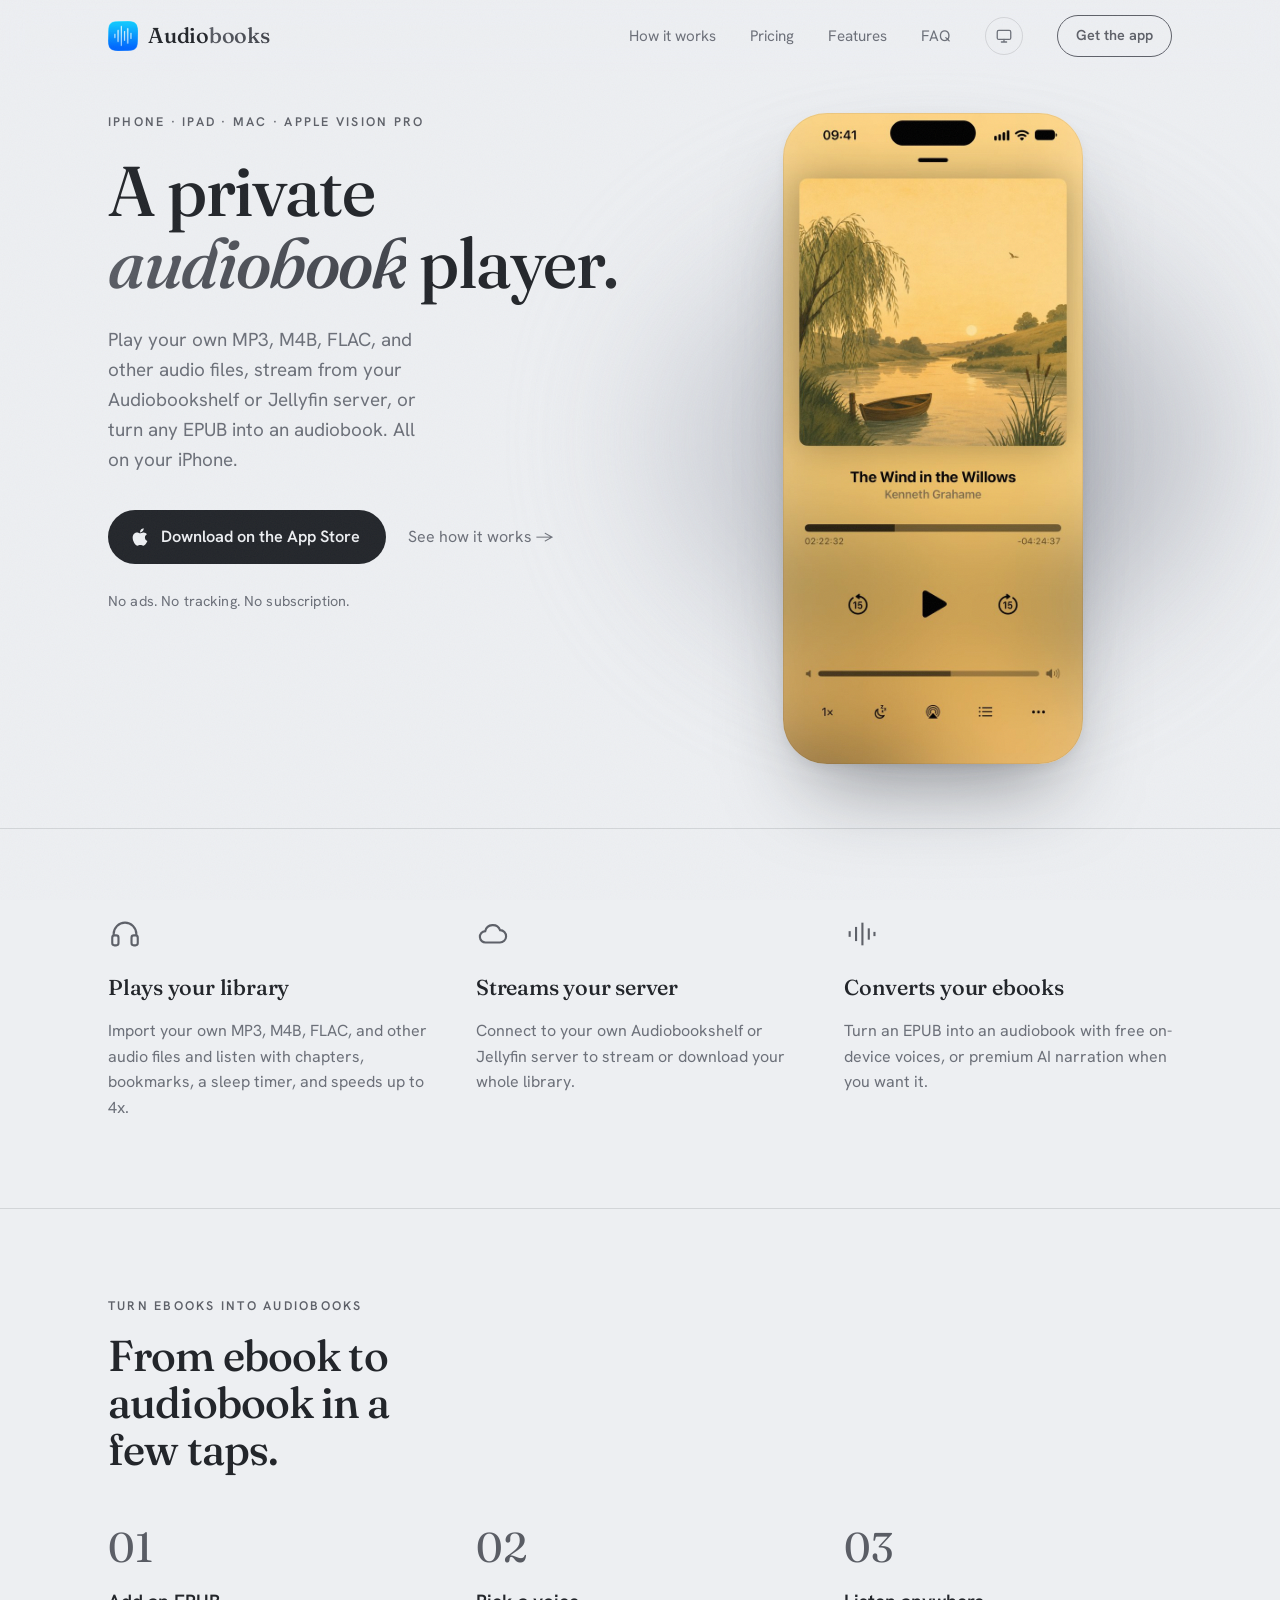
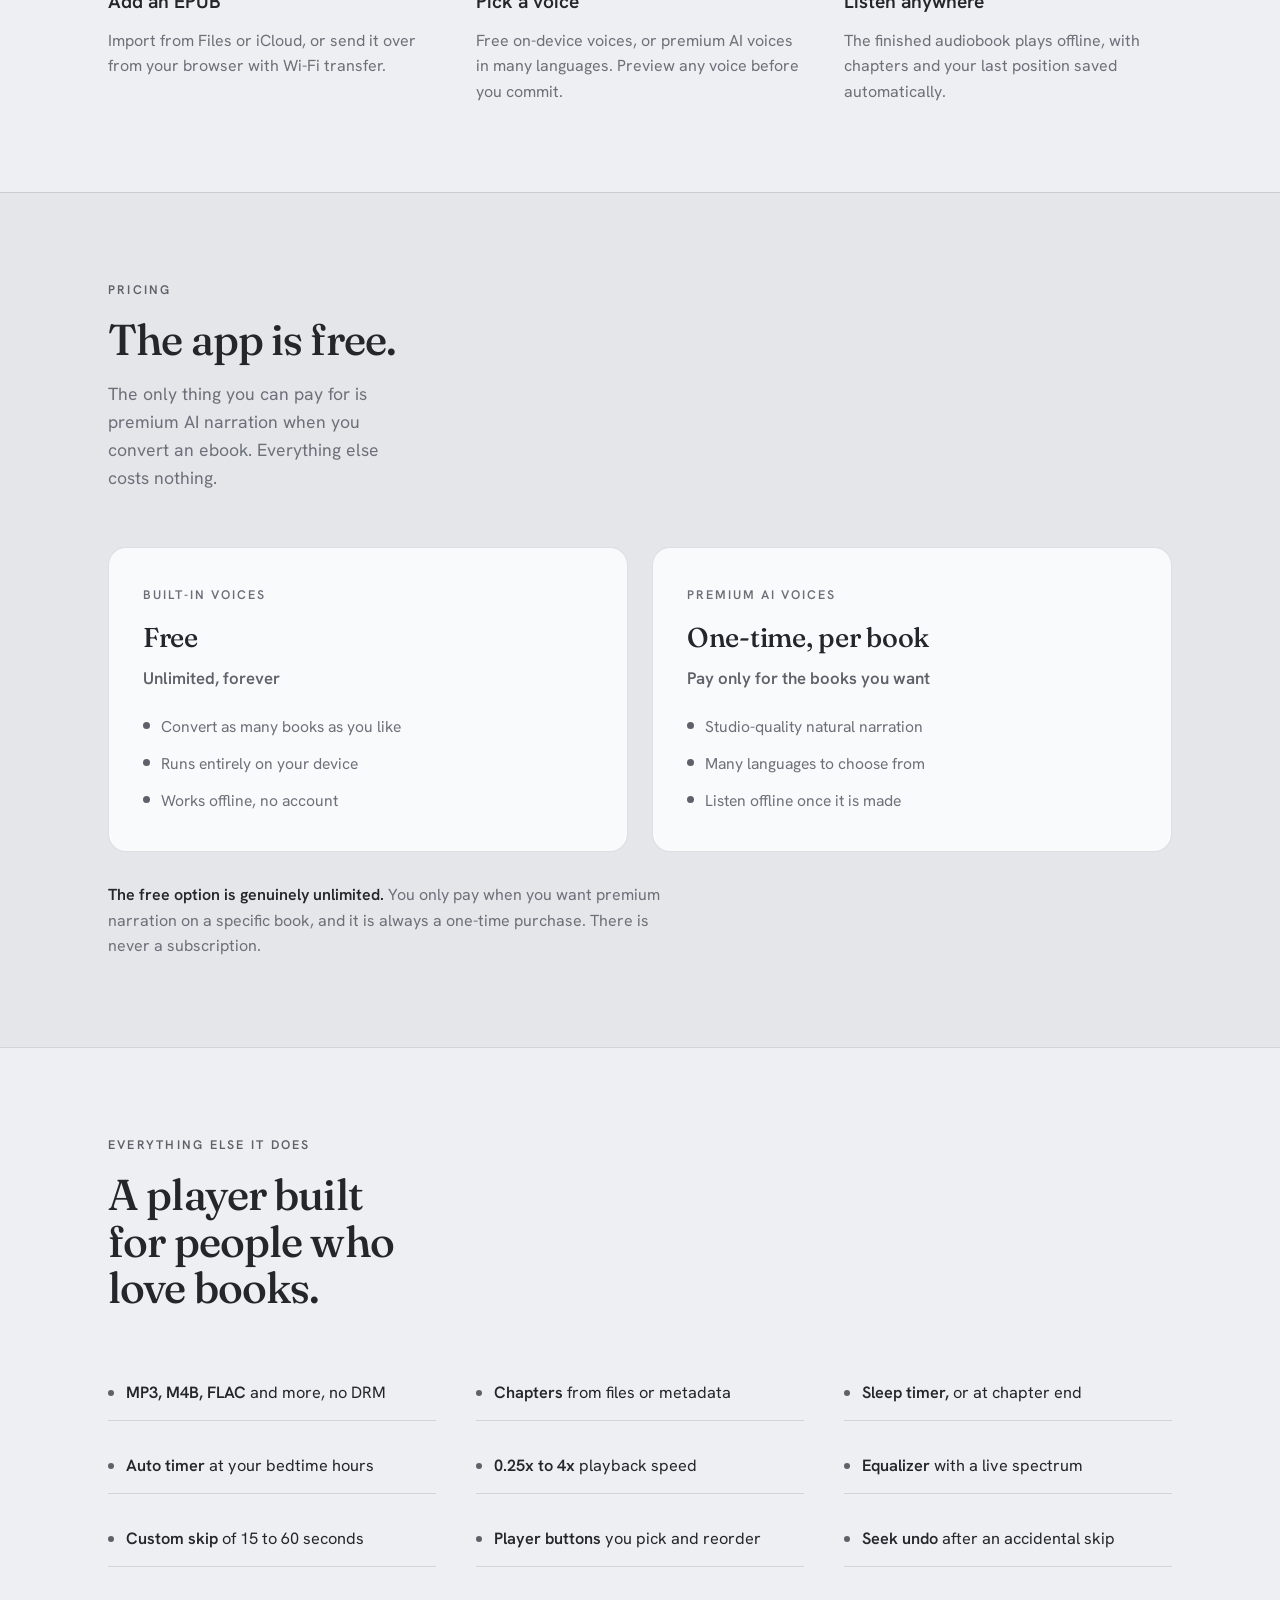
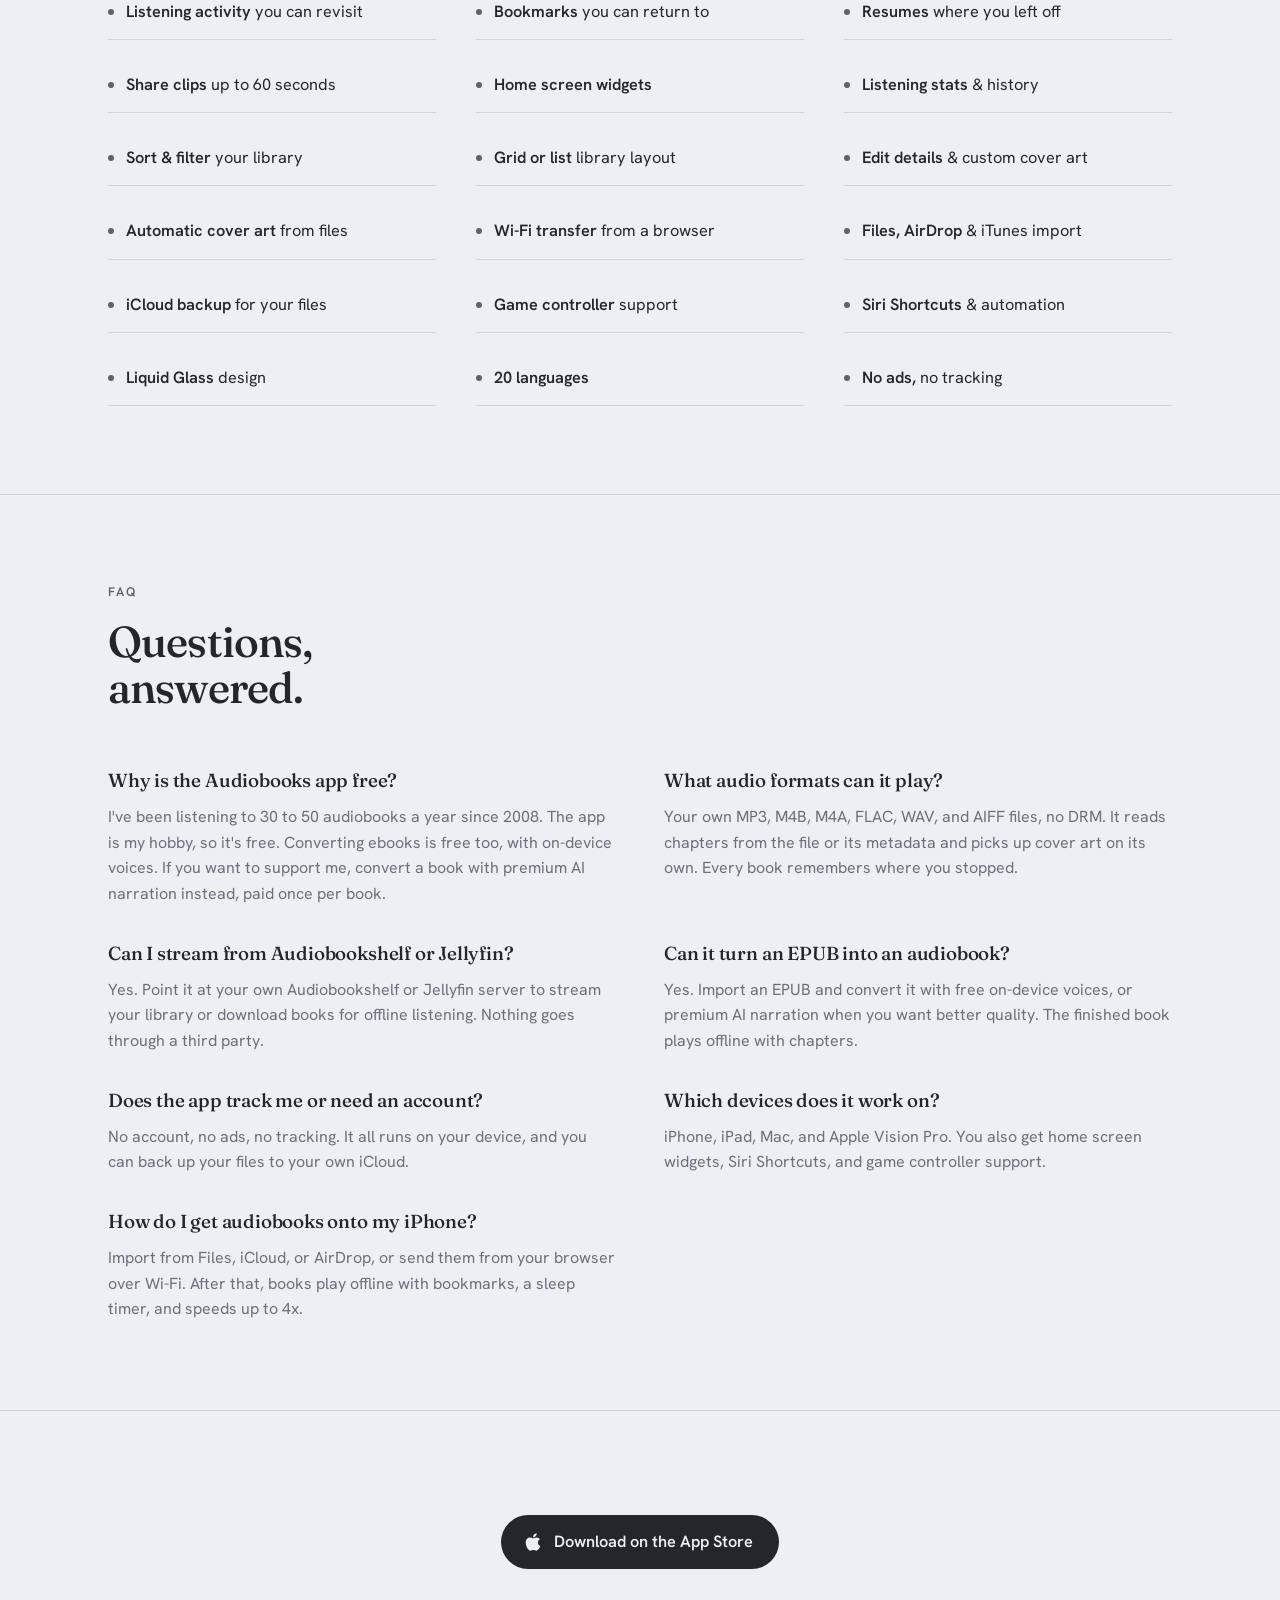
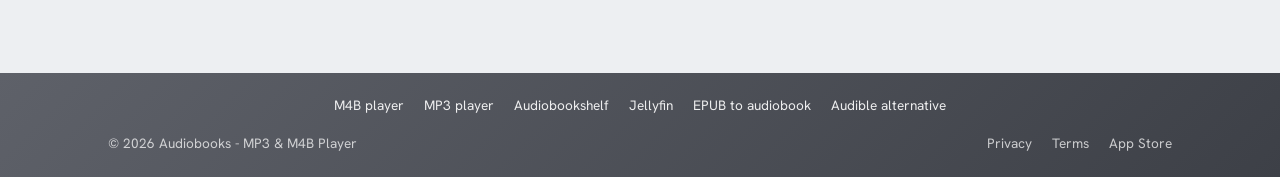
<file: index.html>
<!DOCTYPE html>
<html lang="en">
<head>
<meta charset="UTF-8" />
<meta name="viewport" content="width=device-width, initial-scale=1.0" />
<title>Audiobooks: a private audiobook player for iPhone</title>
<meta name="description" content="A private audiobook player for iPhone. Play your own MP3, M4B, and FLAC files, stream from Audiobookshelf or Jellyfin, or turn an EPUB into an audiobook. No ads, no tracking, no subscription." />
<link rel="icon" type="image/png" sizes="32x32" href="assets/favicon-32.png" />
<link rel="icon" type="image/png" sizes="16x16" href="assets/favicon-16.png" />
<link rel="apple-touch-icon" href="assets/apple-touch-icon.png" />
<meta name="theme-color" media="(prefers-color-scheme: light)" content="#edeff2" />
<meta name="theme-color" media="(prefers-color-scheme: dark)" content="#16171b" />
<link rel="canonical" href="https://audiobooks.paul-nameless.com/" />

<meta property="og:type" content="website" />
<meta property="og:site_name" content="Audiobooks" />
<meta property="og:title" content="Audiobooks: a private audiobook player for iPhone" />
<meta property="og:description" content="Play your own MP3, M4B, and FLAC files, stream from Audiobookshelf or Jellyfin, or turn an EPUB into an audiobook. No ads, no tracking, no subscription." />
<meta property="og:url" content="https://audiobooks.paul-nameless.com/" />
<meta property="og:image" content="https://audiobooks.paul-nameless.com/assets/og.png" />
<meta property="og:image:width" content="1200" />
<meta property="og:image:height" content="630" />
<meta property="og:image:alt" content="Audiobooks: a private audiobook player for iPhone, iPad, Mac, and Apple Vision Pro." />
<meta name="twitter:card" content="summary_large_image" />
<meta name="twitter:title" content="Audiobooks: a private audiobook player for iPhone" />
<meta name="twitter:description" content="Play your own MP3, M4B, and FLAC files, stream from Audiobookshelf or Jellyfin, or turn an EPUB into an audiobook. No ads, no tracking, no subscription." />
<meta name="twitter:image" content="https://audiobooks.paul-nameless.com/assets/og.png" />

<script type="application/ld+json">
{
  "@context": "https://schema.org",
  "@graph": [
    {
      "@type": "WebSite",
      "@id": "https://audiobooks.paul-nameless.com/#website",
      "name": "Audiobooks",
      "url": "https://audiobooks.paul-nameless.com/",
      "publisher": { "@id": "https://audiobooks.paul-nameless.com/#person" }
    },
    {
      "@type": "Person",
      "@id": "https://audiobooks.paul-nameless.com/#person",
      "name": "Pavlo Klymenko"
    },
    {
      "@type": "SoftwareApplication",
      "@id": "https://audiobooks.paul-nameless.com/#app",
      "name": "Audiobooks: MP3 & M4B Player",
      "operatingSystem": "iOS, iPadOS, macOS, visionOS",
      "applicationCategory": "MultimediaApplication",
      "description": "A private audiobook player for iPhone. Play your own MP3, M4B, and FLAC files, stream from Audiobookshelf or Jellyfin, or turn an EPUB into an audiobook. No ads, no tracking, no subscription.",
      "url": "https://audiobooks.paul-nameless.com/",
      "downloadUrl": "https://apps.apple.com/us/app/audiobooks-mp3-m4b-player/id6471399965",
      "installUrl": "https://apps.apple.com/us/app/audiobooks-mp3-m4b-player/id6471399965",
      "image": "https://audiobooks.paul-nameless.com/assets/apple-touch-icon.png",
      "author": { "@id": "https://audiobooks.paul-nameless.com/#person" },
      "offers": { "@type": "Offer", "price": "0", "priceCurrency": "USD" }
    },
    {
      "@type": "FAQPage",
      "@id": "https://audiobooks.paul-nameless.com/#faq",
      "mainEntity": [
        {
          "@type": "Question",
          "name": "Why is the Audiobooks app free?",
          "acceptedAnswer": { "@type": "Answer", "text": "I've been listening to 30 to 50 audiobooks a year since 2008. The app is my hobby, so it's free. Converting ebooks is free too, with on-device voices. If you want to support me, convert a book with premium AI narration instead, paid once per book." }
        },
        {
          "@type": "Question",
          "name": "What audio formats can it play?",
          "acceptedAnswer": { "@type": "Answer", "text": "Your own MP3, M4B, M4A, FLAC, WAV, and AIFF files, no DRM. It reads chapters from the file or its metadata and picks up cover art on its own. Every book remembers where you stopped." }
        },
        {
          "@type": "Question",
          "name": "Can I stream from Audiobookshelf or Jellyfin?",
          "acceptedAnswer": { "@type": "Answer", "text": "Yes. Point it at your own Audiobookshelf or Jellyfin server to stream your library or download books for offline listening. Nothing goes through a third party." }
        },
        {
          "@type": "Question",
          "name": "Can it turn an EPUB into an audiobook?",
          "acceptedAnswer": { "@type": "Answer", "text": "Yes. Import an EPUB and convert it with free on-device voices, or premium AI narration when you want better quality. The finished book plays offline with chapters." }
        },
        {
          "@type": "Question",
          "name": "Does the app track me or need an account?",
          "acceptedAnswer": { "@type": "Answer", "text": "No account, no ads, no tracking. It all runs on your device, and you can back up your files to your own iCloud." }
        },
        {
          "@type": "Question",
          "name": "Which devices does it work on?",
          "acceptedAnswer": { "@type": "Answer", "text": "iPhone, iPad, Mac, and Apple Vision Pro. You also get home screen widgets, Siri Shortcuts, and game controller support." }
        },
        {
          "@type": "Question",
          "name": "How do I get audiobooks onto my iPhone?",
          "acceptedAnswer": { "@type": "Answer", "text": "Import from Files, iCloud, or AirDrop, or send them from your browser over Wi-Fi. After that, books play offline with bookmarks, a sleep timer, and speeds up to 4x." }
        }
      ]
    }
  ]
}
</script>
<script>
  (function () {
    var r = document.documentElement, m = 'system';
    try { var s = localStorage.getItem('theme'); if (s === 'light' || s === 'dark') m = s; } catch (e) {}
    r.setAttribute('data-theme-mode', m);
    try { if (m === 'dark' || (m === 'system' && matchMedia('(prefers-color-scheme: dark)').matches)) r.classList.add('dark'); } catch (e) {}
  })();
</script>
<link rel="preconnect" href="https://fonts.googleapis.com" />
<link rel="preconnect" href="https://fonts.gstatic.com" crossorigin />
<link href="https://fonts.googleapis.com/css2?family=Fraunces:ital,opsz,wght@0,9..144,400..600;1,9..144,400..500&family=Hanken+Grotesk:wght@400;500;600&display=swap" rel="stylesheet" />
<style>
  :root {
    --paper: #edeff2;
    --paper-2: #e4e6ea;
    --ink: #23262b;
    --ink-soft: #6c7079;
    --accent: #5e6169;
    --accent-deep: #3d4047;
    --line: rgba(35, 38, 43, 0.13);
    --card: #f9fafb;
    --grad-light: linear-gradient(135deg, #d1d4db, #999ca6);
    --grad-dark: linear-gradient(135deg, #5e6169, #3d4047);
    --grad-text: linear-gradient(135deg, #5e6169, #3d4047);
    --header-bg: rgba(237, 239, 242, 0.78);
    --radius: 18px;
    --serif: "Fraunces", Georgia, serif;
    --sans: "Hanken Grotesk", -apple-system, sans-serif;
  }
  :root.dark {
    --paper: #16171b;
    --paper-2: #1e2025;
    --ink: #e9eaee;
    --ink-soft: #9aa0aa;
    --accent: #aab0bb;
    --accent-deep: #c9ced6;
    --line: rgba(255, 255, 255, 0.10);
    --card: #212530;
    --grad-text: linear-gradient(135deg, #e7e9ed, #a9afb9);
    --header-bg: rgba(22, 23, 27, 0.72);
  }
  :root.dark .phone-stage::before { opacity: 0.42; }
  :root.dark .phone img { outline-color: rgba(255, 255, 255, 0.09); box-shadow: 0 44px 84px -30px rgba(0, 0, 0, 0.6); }
  .gradtext { background: var(--grad-text); -webkit-background-clip: text; background-clip: text; color: transparent; }
  .mark-tile { display: inline-flex; align-items: center; justify-content: center; width: 30px; height: 30px; border-radius: 8px; background: var(--grad-light); box-shadow: 0 2px 7px rgba(35, 38, 43, 0.2); flex: none; }
  .mark-tile svg { width: 17px; height: 17px; }
  .mark-tile line { stroke: #fff; stroke-width: 2; stroke-linecap: round; }
  .brand-icon { width: 30px; height: 30px; display: block; flex: none; border-radius: 7px; }

  * { margin: 0; padding: 0; box-sizing: border-box; }

  html { scroll-behavior: smooth; }

  body {
    font-family: var(--sans);
    background: var(--paper);
    color: var(--ink);
    line-height: 1.6;
    -webkit-font-smoothing: antialiased;
    overflow-x: hidden;
  }

  /* subtle paper grain */
  body::before {
    content: "";
    position: fixed;
    inset: 0;
    z-index: 9999;
    pointer-events: none;
    opacity: 0.04;
    background-image: url("data:image/svg+xml,%3Csvg xmlns='http://www.w3.org/2000/svg' width='140' height='140'%3E%3Cfilter id='n'%3E%3CfeTurbulence type='fractalNoise' baseFrequency='0.85' numOctaves='3'/%3E%3C/filter%3E%3Crect width='100%25' height='100%25' filter='url(%23n)'/%3E%3C/svg%3E");
  }

  .wrap { width: 100%; max-width: 1120px; margin: 0 auto; padding: 0 28px; }

  a { color: inherit; text-decoration: none; }

  /* ---------- header ---------- */
  header {
    position: sticky;
    top: 0;
    z-index: 50;
    backdrop-filter: blur(14px);
    background: var(--header-bg);
    border-bottom: 1px solid transparent;
    transition: border-color 0.3s ease;
  }
  header.scrolled { border-bottom-color: var(--line); }
  .nav { display: flex; align-items: center; justify-content: space-between; height: 72px; }
  .brand { display: inline-flex; align-items: center; gap: 10px; font-family: var(--serif); font-size: 1.35rem; font-weight: 500; letter-spacing: -0.01em; }
  .brand .hl { background: var(--grad-text); -webkit-background-clip: text; background-clip: text; color: transparent; }
  .nav-links { display: flex; align-items: center; gap: 34px; font-size: 0.95rem; color: var(--ink-soft); }
  .nav-links a { transition: color 0.2s ease; }
  .nav-links a:hover { color: var(--ink); }
  .nav-cta {
    font-size: 0.9rem; color: var(--accent); font-weight: 600;
    border: 1px solid var(--accent); padding: 8px 18px; border-radius: 999px;
    transition: all 0.2s ease;
  }
  .nav-cta:hover { background: var(--accent); color: var(--paper); }
  .theme-toggle { display: inline-flex; align-items: center; justify-content: center; width: 38px; height: 38px; border-radius: 999px; border: 1px solid var(--line); background: transparent; color: var(--ink-soft); cursor: pointer; transition: color 0.2s ease, border-color 0.2s ease; }
  .theme-toggle:hover { color: var(--ink); border-color: var(--accent); }
  .theme-toggle svg { width: 18px; height: 18px; fill: none; stroke: currentColor; stroke-width: 1.7; stroke-linecap: round; stroke-linejoin: round; }
  .theme-toggle .icon-sun, .theme-toggle .icon-moon, .theme-toggle .icon-monitor { display: none; }
  :root[data-theme-mode="light"] .theme-toggle .icon-sun { display: block; }
  :root[data-theme-mode="dark"] .theme-toggle .icon-moon { display: block; }
  :root[data-theme-mode="system"] .theme-toggle .icon-monitor { display: block; }
  @media (max-width: 720px) { .nav-links a:not(.nav-cta) { display: none; } }

  /* ---------- hero ---------- */
  .hero { padding: 40px 0 64px; }
  .hero-grid { display: grid; grid-template-columns: 1.05fr 0.95fr; gap: 56px; align-items: start; }
  .eyebrow {
    font-size: 0.78rem; text-transform: uppercase; letter-spacing: 0.18em;
    color: var(--accent); font-weight: 600; margin-bottom: 22px;
  }
  h1 {
    font-family: var(--serif); font-weight: 500;
    font-size: clamp(2.7rem, 6vw, 4.4rem); line-height: 1.02;
    letter-spacing: -0.02em; margin-bottom: 26px;
  }
  h1 em { font-style: italic; font-weight: 500; background: var(--grad-text); -webkit-background-clip: text; background-clip: text; color: transparent; }
  .lead { font-size: 1.18rem; color: var(--ink-soft); max-width: 30ch; margin-bottom: 34px; }
  .cta-row { display: flex; align-items: center; gap: 22px; flex-wrap: wrap; }
  .btn-store {
    display: inline-flex; align-items: center; gap: 11px;
    background: var(--ink); color: var(--paper);
    padding: 14px 26px 14px 22px; border-radius: 999px;
    font-size: 1.02rem; font-weight: 600;
    transition: transform 0.2s ease, background 0.2s ease;
  }
  .btn-store:hover { transform: translateY(-2px); box-shadow: 0 10px 22px -10px rgba(0, 0, 0, 0.4); }
  .btn-store svg { width: 20px; height: 20px; fill: var(--paper); }
  .badge { display: inline-block; transition: transform 0.2s ease, opacity 0.2s ease; }
  .badge img { display: block; height: 40px; width: auto; }
  .badge-lg img { height: 54px; }
  .badge:hover { transform: translateY(-2px); opacity: 0.88; }
  .link-arrow { color: var(--ink-soft); font-size: 1rem; transition: color 0.2s ease; }
  .link-arrow:hover { color: var(--accent); }
  .trust { margin-top: 26px; font-size: 0.9rem; color: var(--ink-soft); letter-spacing: 0.01em; }

  /* phone */
  .phone-stage { position: relative; display: flex; justify-content: center; align-self: center; }
  .phone-stage::before {
    content: ""; position: absolute; z-index: 0;
    width: 116%; height: 66%; top: 17%; left: -8%;
    background: var(--grad-light); border-radius: 50%;
    filter: blur(72px); opacity: 0.7;
  }
  .phone {
    position: relative; z-index: 1; width: 300px; aspect-ratio: 1260 / 2736;
  }
  .phone img {
    width: 100%; height: 100%; object-fit: cover; display: block;
    border-radius: 44px;
    box-shadow: 0 44px 84px -30px rgba(35, 38, 43, 0.5), 0 4px 14px -6px rgba(35, 38, 43, 0.18);
    outline: 1px solid rgba(35, 38, 43, 0.07);
    outline-offset: -1px;
  }

  /* ---------- sections ---------- */
  section.band { padding: 88px 0; border-top: 1px solid var(--line); }
  .section-head { max-width: 34ch; margin-bottom: 54px; }
  .section-head .eyebrow { margin-bottom: 16px; }
  h2 { font-family: var(--serif); font-weight: 500; font-size: clamp(1.9rem, 3.6vw, 2.7rem); line-height: 1.08; letter-spacing: -0.02em; }
  .section-head p { color: var(--ink-soft); font-size: 1.1rem; margin-top: 16px; }

  /* pillars */
  .pillars { display: grid; grid-template-columns: repeat(3, 1fr); gap: 40px; }
  .pillar h3 { font-family: var(--serif); font-size: 1.35rem; font-weight: 500; margin-bottom: 12px; letter-spacing: -0.01em; }
  .pillar p { color: var(--ink-soft); font-size: 1rem; }
  .pillar .mark { width: 34px; height: 34px; margin-bottom: 20px; color: var(--accent); }
  .pillar .mark svg { width: 100%; height: 100%; stroke: var(--accent); stroke-width: 1.5; fill: none; }

  /* steps */
  .steps { display: grid; grid-template-columns: repeat(3, 1fr); gap: 40px; }
  .step .num { font-family: var(--serif); font-size: 2.6rem; font-weight: 400; line-height: 1; margin-bottom: 18px; background: var(--grad-text); -webkit-background-clip: text; background-clip: text; color: transparent; }
  .step h3 { font-size: 1.2rem; font-weight: 600; margin-bottom: 10px; }
  .step p { color: var(--ink-soft); font-size: 1rem; }

  /* pricing */
  .pricing-band { background: var(--paper-2); }
  .price-cards { display: grid; grid-template-columns: 1fr 1fr; gap: 24px; }
  .price-card {
    background: var(--card); border: 1px solid var(--line); border-radius: var(--radius);
    padding: 38px 34px; transition: transform 0.25s ease, box-shadow 0.25s ease;
  }
  .price-card:hover { transform: translateY(-4px); box-shadow: 0 24px 50px -30px rgba(33,28,21,0.45); }
  .price-card .tag { font-size: 0.78rem; text-transform: uppercase; letter-spacing: 0.16em; color: var(--ink-soft); font-weight: 600; }
  .price-card h3 { font-family: var(--serif); font-size: 1.7rem; font-weight: 500; margin: 10px 0 6px; letter-spacing: -0.01em; }
  .price-card .amount { font-size: 1.05rem; color: var(--accent); font-weight: 600; margin-bottom: 22px; }
  .price-card ul { list-style: none; display: flex; flex-direction: column; gap: 12px; }
  .price-card li { display: flex; gap: 11px; align-items: flex-start; color: var(--ink-soft); font-size: 0.98rem; }
  .price-card li::before { content: ""; flex: none; width: 7px; height: 7px; margin-top: 8px; border-radius: 50%; background: var(--accent); }
  .price-note { margin-top: 30px; font-size: 1rem; color: var(--ink-soft); max-width: 62ch; }
  .price-note strong { color: var(--ink); font-weight: 600; }

  /* feature grid */
  .features { display: grid; grid-template-columns: repeat(3, 1fr); gap: 18px 40px; }
  .feature { display: flex; gap: 12px; align-items: baseline; padding: 14px 0; border-bottom: 1px solid var(--line); font-size: 1.02rem; }
  .feature b { font-weight: 600; }
  .feature .dot { flex: none; width: 6px; height: 6px; border-radius: 50%; background: var(--accent); transform: translateY(-2px); }

  /* faq */
  .faq-list { display: grid; grid-template-columns: 1fr 1fr; gap: 32px 48px; }
  .faq-item h3 { font-family: var(--serif); font-size: 1.18rem; font-weight: 500; margin-bottom: 8px; letter-spacing: -0.01em; }
  .faq-item p { color: var(--ink-soft); font-size: 1rem; }

  /* closing */
  .closing { text-align: center; padding: 104px 0; border-top: 1px solid var(--line); }
  .closing h2 { max-width: 20ch; margin: 0 auto 34px; }
  .closing .btn-store { margin: 0 auto; }

  /* footer */
  footer { background: var(--grad-dark); padding: 22px 0; }
  .foot { display: flex; flex-direction: column; gap: 16px; color: rgba(255, 255, 255, 0.72); font-size: 0.85rem; }
  .foot-links { display: flex; gap: 20px; flex-wrap: wrap; }
  .foot-pages { justify-content: center; }
  .foot-pages a { color: rgba(255, 255, 255, 0.9); }
  .foot-legal { display: flex; justify-content: space-between; align-items: center; gap: 14px; flex-wrap: wrap; }
  .foot-links a { transition: color 0.2s ease; }
  .foot-links a:hover { color: #fff; }

  /* load animation */
  .reveal { opacity: 0; transform: translateY(16px); animation: rise 0.8s cubic-bezier(0.2, 0.7, 0.2, 1) forwards; }
  @keyframes rise { to { opacity: 1; transform: none; } }
  .d1 { animation-delay: 0.05s; } .d2 { animation-delay: 0.15s; } .d3 { animation-delay: 0.25s; }
  .d4 { animation-delay: 0.35s; } .d5 { animation-delay: 0.5s; }

  @media (prefers-reduced-motion: reduce) {
    html { scroll-behavior: auto; }
    .reveal { opacity: 1; transform: none; animation: none; }
    * { transition: none !important; }
  }

  @media (max-width: 860px) {
    .hero-grid { grid-template-columns: 1fr; gap: 48px; }
    .lead { max-width: none; }
    .pillars, .steps, .features, .faq-list { grid-template-columns: 1fr; gap: 28px; }
    .price-cards { grid-template-columns: 1fr; }
    .hero { padding: 56px 0 48px; }
    section.band { padding: 64px 0; }
  }
</style>
</head>
<body>

<header id="top">
  <div class="wrap nav">
    <a class="brand" href="#top"><img class="brand-icon" src="assets/apple-touch-icon.png" width="30" height="30" alt="Audiobooks app icon" /><span class="wordmark">Audio<span class="hl">books</span></span></a>
    <nav class="nav-links">
      <a href="#how">How it works</a>
      <a href="#pricing">Pricing</a>
      <a href="#features">Features</a>
      <a href="#faq">FAQ</a>
      <button class="theme-toggle" id="themeToggle" type="button" aria-label="Change theme: light, dark, or system">
        <svg class="icon-sun" viewBox="0 0 24 24" aria-hidden="true"><circle cx="12" cy="12" r="4.2"/><path d="M12 2.6v2.1M12 19.3v2.1M4.7 4.7l1.5 1.5M17.8 17.8l1.5 1.5M2.6 12h2.1M19.3 12h2.1M4.7 19.3l1.5-1.5M17.8 6.2l1.5-1.5"/></svg>
        <svg class="icon-moon" viewBox="0 0 24 24" aria-hidden="true"><path d="M21 12.8A8.5 8.5 0 1 1 11.2 3a7 7 0 0 0 9.8 9.8Z"/></svg>
        <svg class="icon-monitor" viewBox="0 0 24 24" aria-hidden="true"><rect x="3" y="4.5" width="18" height="12" rx="2"/><path d="M8.5 20h7M12 16.5V20"/></svg>
      </button>
      <a class="nav-cta" href="https://apps.apple.com/us/app/audiobooks-mp3-m4b-player/id6471399965">Get the app</a>
    </nav>
  </div>
</header>

<main>
  <section class="hero">
    <div class="wrap hero-grid">
      <div class="hero-copy">
        <div class="eyebrow reveal d1">iPhone · iPad · Mac · Apple Vision Pro</div>
        <h1 class="reveal d2">A private <em>audiobook</em> player.</h1>
        <p class="lead reveal d3">Play your own MP3, M4B, FLAC, and other audio files, stream from your Audiobookshelf or Jellyfin server, or turn any EPUB into an audiobook. All on your iPhone.</p>
        <div class="cta-row reveal d4">
          <a class="btn-store" href="https://apps.apple.com/us/app/audiobooks-mp3-m4b-player/id6471399965">
            <svg viewBox="0 0 384 512" aria-hidden="true"><path d="M318.7 268.7c-.2-36.7 16.4-64.4 50-84.8-18.8-26.9-47.2-41.7-84.7-44.6-35.5-2.8-74.3 20.7-88.5 20.7-15 0-49.4-19.7-76.4-19.7C63.3 141.2 4 184.8 4 273.5q0 39.3 14.4 81.2c12.8 36.7 59 126.7 107.2 125.2 25.2-.6 43-17.9 75.8-17.9 31.8 0 48.3 17.9 76.4 17.9 48.6-.7 90.4-82.5 102.6-119.3-65.2-30.7-61.7-90-61.7-91.9zm-56.6-164.2c27.3-32.4 24.8-61.9 24-72.5-24.1 1.4-52 16.4-67.9 34.9-17.5 19.8-27.8 44.3-25.6 71.9 26.1 2 49.9-11.4 69.5-34.3z"/></svg>
            Download on the App Store
          </a>
          <a class="link-arrow" href="#how">See how it works →</a>
        </div>
        <p class="trust reveal d4">No ads. No tracking. No subscription.</p>
      </div>
      <div class="phone-stage reveal d5">
        <div class="phone">
          <img src="assets/screenshot-player.jpg" alt="The Audiobooks player on iPhone showing The Wind in the Willows" />
        </div>
      </div>
    </div>
  </section>

  <section class="band">
    <div class="wrap">
      <div class="pillars">
        <div class="pillar">
          <div class="mark"><svg viewBox="0 0 24 24"><path d="M4 13v-1a8 8 0 0 1 16 0v1"/><rect x="3" y="13" width="4.4" height="7" rx="1.6"/><rect x="16.6" y="13" width="4.4" height="7" rx="1.6"/></svg></div>
          <h3>Plays your library</h3>
          <p>Import your own MP3, M4B, FLAC, and other audio files and listen with chapters, bookmarks, a sleep timer, and speeds up to 4x.</p>
        </div>
        <div class="pillar">
          <div class="mark"><svg viewBox="0 0 24 24"><path d="M7 18a4 4 0 0 1-.5-8A5.5 5.5 0 0 1 17 9.3 3.8 3.8 0 0 1 16.8 18H7z"/></svg></div>
          <h3>Streams your server</h3>
          <p>Connect to your own Audiobookshelf or Jellyfin server to stream or download your whole library.</p>
        </div>
        <div class="pillar">
          <div class="mark"><svg viewBox="0 0 24 24"><line x1="4" y1="10" x2="4" y2="14"/><line x1="8.5" y1="7" x2="8.5" y2="17"/><line x1="13" y1="4" x2="13" y2="20"/><line x1="17.5" y1="8" x2="17.5" y2="16"/><line x1="21.5" y1="10.5" x2="21.5" y2="13.5"/></svg></div>
          <h3>Converts your ebooks</h3>
          <p>Turn an EPUB into an audiobook with free on-device voices, or premium AI narration when you want it.</p>
        </div>
      </div>
    </div>
  </section>

  <section class="band" id="how">
    <div class="wrap">
      <div class="section-head">
        <div class="eyebrow">Turn ebooks into audiobooks</div>
        <h2>From ebook to audiobook in a few taps.</h2>
      </div>
      <div class="steps">
        <div class="step">
          <div class="num">01</div>
          <h3>Add an EPUB</h3>
          <p>Import from Files or iCloud, or send it over from your browser with Wi-Fi transfer.</p>
        </div>
        <div class="step">
          <div class="num">02</div>
          <h3>Pick a voice</h3>
          <p>Free on-device voices, or premium AI voices in many languages. Preview any voice before you commit.</p>
        </div>
        <div class="step">
          <div class="num">03</div>
          <h3>Listen anywhere</h3>
          <p>The finished audiobook plays offline, with chapters and your last position saved automatically.</p>
        </div>
      </div>
    </div>
  </section>

  <section class="band pricing-band" id="pricing">
    <div class="wrap">
      <div class="section-head">
        <div class="eyebrow">Pricing</div>
        <h2>The app is free.</h2>
        <p>The only thing you can pay for is premium AI narration when you convert an ebook. Everything else costs nothing.</p>
      </div>
      <div class="price-cards">
        <div class="price-card">
          <div class="tag">Built-in voices</div>
          <h3>Free</h3>
          <div class="amount">Unlimited, forever</div>
          <ul>
            <li>Convert as many books as you like</li>
            <li>Runs entirely on your device</li>
            <li>Works offline, no account</li>
          </ul>
        </div>
        <div class="price-card">
          <div class="tag">Premium AI voices</div>
          <h3>One-time, per book</h3>
          <div class="amount">Pay only for the books you want</div>
          <ul>
            <li>Studio-quality natural narration</li>
            <li>Many languages to choose from</li>
            <li>Listen offline once it is made</li>
          </ul>
        </div>
      </div>
      <p class="price-note"><strong>The free option is genuinely unlimited.</strong> You only pay when you want premium narration on a specific book, and it is always a one-time purchase. There is never a subscription.</p>
    </div>
  </section>

  <section class="band" id="features">
    <div class="wrap">
      <div class="section-head">
        <div class="eyebrow">Everything else it does</div>
        <h2>A player built for people who love books.</h2>
      </div>
      <div class="features">
        <div class="feature"><span class="dot"></span><span><b>MP3, M4B, FLAC</b> and more, no DRM</span></div>
        <div class="feature"><span class="dot"></span><span><b>Chapters</b> from files or metadata</span></div>
        <div class="feature"><span class="dot"></span><span><b>Sleep timer,</b> or at chapter end</span></div>
        <div class="feature"><span class="dot"></span><span><b>Auto timer</b> at your bedtime hours</span></div>
        <div class="feature"><span class="dot"></span><span><b>0.25x to 4x</b> playback speed</span></div>
        <div class="feature"><span class="dot"></span><span><b>Equalizer</b> with a live spectrum</span></div>
        <div class="feature"><span class="dot"></span><span><b>Custom skip</b> of 15 to 60 seconds</span></div>
        <div class="feature"><span class="dot"></span><span><b>Player buttons</b> you pick and reorder</span></div>
        <div class="feature"><span class="dot"></span><span><b>Seek undo</b> after an accidental skip</span></div>
        <div class="feature"><span class="dot"></span><span><b>Listening activity</b> you can revisit</span></div>
        <div class="feature"><span class="dot"></span><span><b>Bookmarks</b> you can return to</span></div>
        <div class="feature"><span class="dot"></span><span><b>Resumes</b> where you left off</span></div>
        <div class="feature"><span class="dot"></span><span><b>Share clips</b> up to 60 seconds</span></div>
        <div class="feature"><span class="dot"></span><span><b>Home screen widgets</b></span></div>
        <div class="feature"><span class="dot"></span><span><b>Listening stats</b> &amp; history</span></div>
        <div class="feature"><span class="dot"></span><span><b>Sort &amp; filter</b> your library</span></div>
        <div class="feature"><span class="dot"></span><span><b>Grid or list</b> library layout</span></div>
        <div class="feature"><span class="dot"></span><span><b>Edit details</b> &amp; custom cover art</span></div>
        <div class="feature"><span class="dot"></span><span><b>Automatic cover art</b> from files</span></div>
        <div class="feature"><span class="dot"></span><span><b>Wi-Fi transfer</b> from a browser</span></div>
        <div class="feature"><span class="dot"></span><span><b>Files, AirDrop</b> &amp; iTunes import</span></div>
        <div class="feature"><span class="dot"></span><span><b>iCloud backup</b> for your files</span></div>
        <div class="feature"><span class="dot"></span><span><b>Game controller</b> support</span></div>
        <div class="feature"><span class="dot"></span><span><b>Siri Shortcuts</b> &amp; automation</span></div>
        <div class="feature"><span class="dot"></span><span><b>Liquid Glass</b> design</span></div>
        <div class="feature"><span class="dot"></span><span><b>20 languages</b></span></div>
        <div class="feature"><span class="dot"></span><span><b>No ads,</b> no tracking</span></div>
      </div>
    </div>
  </section>

  <section class="band" id="faq">
    <div class="wrap">
      <div class="section-head">
        <div class="eyebrow">FAQ</div>
        <h2>Questions, answered.</h2>
      </div>
      <div class="faq-list">
        <div class="faq-item">
          <h3>Why is the Audiobooks app free?</h3>
          <p>I've been listening to 30 to 50 audiobooks a year since 2008. The app is my hobby, so it's free. Converting ebooks is free too, with on-device voices. If you want to support me, convert a book with premium AI narration instead, paid once per book.</p>
        </div>
        <div class="faq-item">
          <h3>What audio formats can it play?</h3>
          <p>Your own MP3, M4B, M4A, FLAC, WAV, and AIFF files, no DRM. It reads chapters from the file or its metadata and picks up cover art on its own. Every book remembers where you stopped.</p>
        </div>
        <div class="faq-item">
          <h3>Can I stream from Audiobookshelf or Jellyfin?</h3>
          <p>Yes. Point it at your own Audiobookshelf or Jellyfin server to stream your library or download books for offline listening. Nothing goes through a third party.</p>
        </div>
        <div class="faq-item">
          <h3>Can it turn an EPUB into an audiobook?</h3>
          <p>Yes. Import an EPUB and convert it with free on-device voices, or premium AI narration when you want better quality. The finished book plays offline with chapters.</p>
        </div>
        <div class="faq-item">
          <h3>Does the app track me or need an account?</h3>
          <p>No account, no ads, no tracking. It all runs on your device, and you can back up your files to your own iCloud.</p>
        </div>
        <div class="faq-item">
          <h3>Which devices does it work on?</h3>
          <p>iPhone, iPad, Mac, and Apple Vision Pro. You also get home screen widgets, Siri Shortcuts, and game controller support.</p>
        </div>
        <div class="faq-item">
          <h3>How do I get audiobooks onto my iPhone?</h3>
          <p>Import from Files, iCloud, or AirDrop, or send them from your browser over Wi-Fi. After that, books play offline with bookmarks, a sleep timer, and speeds up to 4x.</p>
        </div>
      </div>
    </div>
  </section>

  <section class="closing">
    <div class="wrap">
      <a class="btn-store" href="https://apps.apple.com/us/app/audiobooks-mp3-m4b-player/id6471399965">
        <svg viewBox="0 0 384 512" aria-hidden="true"><path d="M318.7 268.7c-.2-36.7 16.4-64.4 50-84.8-18.8-26.9-47.2-41.7-84.7-44.6-35.5-2.8-74.3 20.7-88.5 20.7-15 0-49.4-19.7-76.4-19.7C63.3 141.2 4 184.8 4 273.5q0 39.3 14.4 81.2c12.8 36.7 59 126.7 107.2 125.2 25.2-.6 43-17.9 75.8-17.9 31.8 0 48.3 17.9 76.4 17.9 48.6-.7 90.4-82.5 102.6-119.3-65.2-30.7-61.7-90-61.7-91.9zm-56.6-164.2c27.3-32.4 24.8-61.9 24-72.5-24.1 1.4-52 16.4-67.9 34.9-17.5 19.8-27.8 44.3-25.6 71.9 26.1 2 49.9-11.4 69.5-34.3z"/></svg>
        Download on the App Store
      </a>
    </div>
  </section>
</main>

<footer>
  <div class="wrap foot">
    <nav class="foot-links foot-pages">
      <a href="m4b-player.html">M4B player</a>
      <a href="mp3-audiobook-player.html">MP3 player</a>
      <a href="audiobookshelf-ios-app.html">Audiobookshelf</a>
      <a href="jellyfin-audiobook-player.html">Jellyfin</a>
      <a href="convert-epub-to-audiobook.html">EPUB to audiobook</a>
      <a href="alternatives/audible.html">Audible alternative</a>
    </nav>
    <div class="foot-legal">
      <span>© 2026 Audiobooks - MP3 &amp; M4B Player</span>
      <nav class="foot-links">
        <a href="privacy.html">Privacy</a>
        <a href="terms.html">Terms</a>
        <a href="https://apps.apple.com/us/app/audiobooks-mp3-m4b-player/id6471399965">App Store</a>
      </nav>
    </div>
  </div>
</footer>

<script>
  const header = document.getElementById('top');
  const onScroll = () => header.classList.toggle('scrolled', window.scrollY > 8);
  onScroll();
  window.addEventListener('scroll', onScroll, { passive: true });

  const root = document.documentElement;
  const mq = window.matchMedia('(prefers-color-scheme: dark)');
  const applyTheme = (m) => { root.setAttribute('data-theme-mode', m); root.classList.toggle('dark', m === 'dark' || (m === 'system' && mq.matches)); };
  const themeToggle = document.getElementById('themeToggle');
  if (themeToggle) {
    const modes = ['system', 'light', 'dark'];
    themeToggle.addEventListener('click', () => {
      const next = modes[(modes.indexOf(root.getAttribute('data-theme-mode') || 'system') + 1) % 3];
      try { localStorage.setItem('theme', next); } catch (e) {}
      applyTheme(next);
    });
  }
  try {
    mq.addEventListener('change', () => {
      if ((root.getAttribute('data-theme-mode') || 'system') === 'system') applyTheme('system');
    });
  } catch (e) {}
</script>

</body>
</html>
</file>
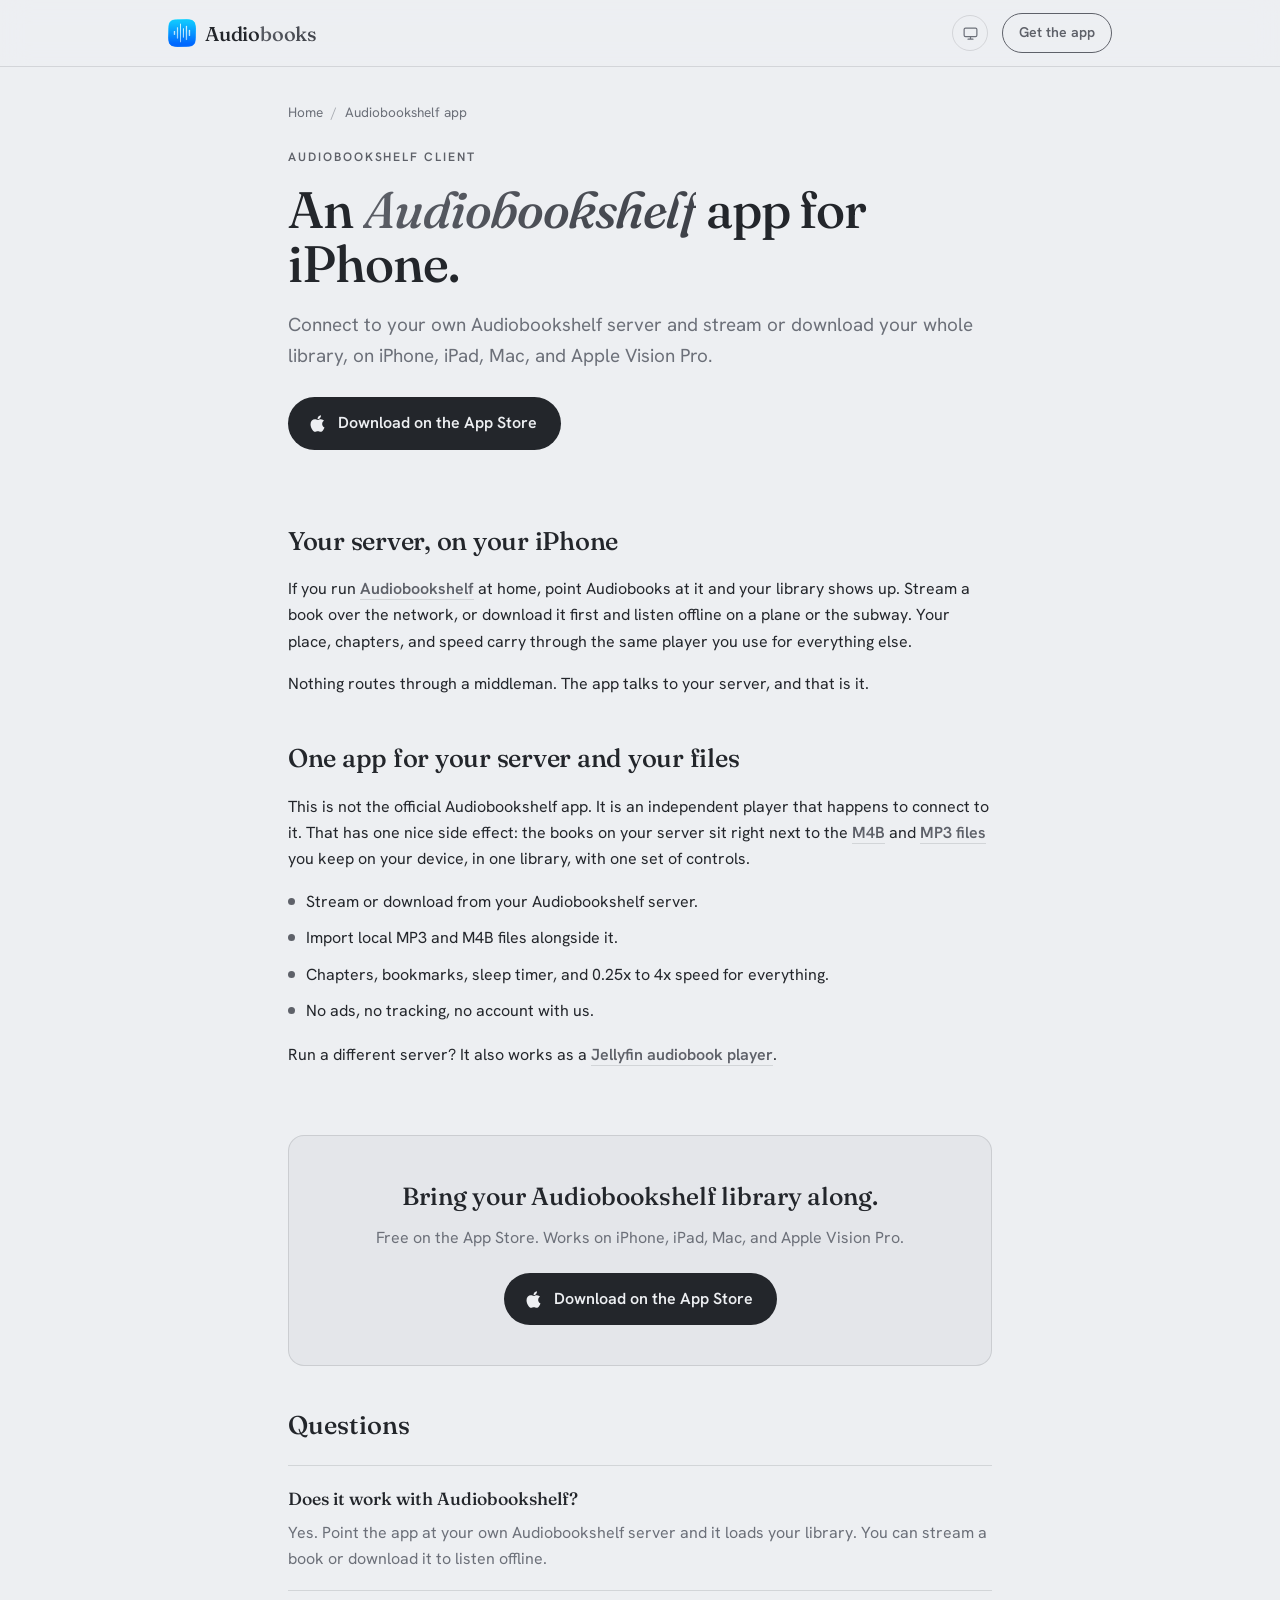
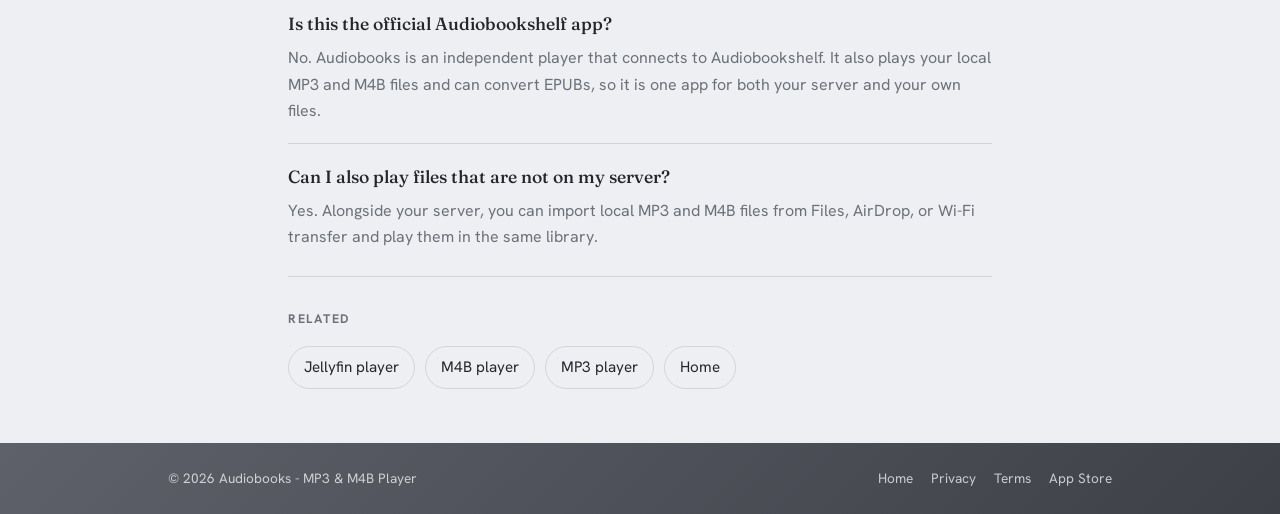
<file: audiobookshelf-ios-app.html>
<!DOCTYPE html>
<html lang="en">
<head>
<meta charset="UTF-8" />
<meta name="viewport" content="width=device-width, initial-scale=1.0" />
<title>Audiobookshelf iOS App for iPhone, iPad, and Mac</title>
<meta name="description" content="Connect Audiobooks to your Audiobookshelf server and stream or download your whole library on iPhone, iPad, Mac, and Apple Vision Pro. Also plays your local files. Free." />
<link rel="canonical" href="https://audiobooks.paul-nameless.com/audiobookshelf-ios-app" />
<link rel="icon" type="image/png" sizes="32x32" href="assets/favicon-32.png" />
<link rel="icon" type="image/png" sizes="16x16" href="assets/favicon-16.png" />
<link rel="apple-touch-icon" href="assets/apple-touch-icon.png" />
<meta name="theme-color" media="(prefers-color-scheme: light)" content="#edeff2" />
<meta name="theme-color" media="(prefers-color-scheme: dark)" content="#16171b" />
<meta property="og:type" content="article" />
<meta property="og:site_name" content="Audiobooks" />
<meta property="og:title" content="Audiobookshelf iOS App for iPhone, iPad, and Mac" />
<meta property="og:description" content="Connect Audiobooks to your Audiobookshelf server and stream or download your whole library on iPhone, iPad, Mac, and Apple Vision Pro." />
<meta property="og:url" content="https://audiobooks.paul-nameless.com/audiobookshelf-ios-app" />
<meta property="og:image" content="https://audiobooks.paul-nameless.com/assets/og.png" />
<meta name="twitter:card" content="summary_large_image" />
<meta name="twitter:image" content="https://audiobooks.paul-nameless.com/assets/og.png" />
<script>(function(){var r=document.documentElement,m='system';try{var s=localStorage.getItem('theme');if(s==='light'||s==='dark')m=s;}catch(e){}r.setAttribute('data-theme-mode',m);try{if(m==='dark'||(m==='system'&&matchMedia('(prefers-color-scheme: dark)').matches))r.classList.add('dark');}catch(e){}})();</script>
<link rel="preconnect" href="https://fonts.googleapis.com" />
<link rel="preconnect" href="https://fonts.gstatic.com" crossorigin />
<link href="https://fonts.googleapis.com/css2?family=Fraunces:ital,opsz,wght@0,9..144,400..600;1,9..144,400..500&family=Hanken+Grotesk:wght@400;500;600&display=swap" rel="stylesheet" />
<link rel="stylesheet" href="assets/pages.css" />
<script type="application/ld+json">
{
  "@context": "https://schema.org",
  "@graph": [
    {
      "@type": "BreadcrumbList",
      "itemListElement": [
        { "@type": "ListItem", "position": 1, "name": "Home", "item": "https://audiobooks.paul-nameless.com/" },
        { "@type": "ListItem", "position": 2, "name": "Audiobookshelf app", "item": "https://audiobooks.paul-nameless.com/audiobookshelf-ios-app" }
      ]
    },
    {
      "@type": "FAQPage",
      "mainEntity": [
        { "@type": "Question", "name": "Does it work with Audiobookshelf?", "acceptedAnswer": { "@type": "Answer", "text": "Yes. Point the app at your own Audiobookshelf server and it loads your library. You can stream a book or download it to listen offline." } },
        { "@type": "Question", "name": "Is this the official Audiobookshelf app?", "acceptedAnswer": { "@type": "Answer", "text": "No. Audiobooks is an independent player that connects to Audiobookshelf. It also plays your local MP3 and M4B files and can convert EPUBs, so it is one app for both your server and your own files." } },
        { "@type": "Question", "name": "Can I also play files that are not on my server?", "acceptedAnswer": { "@type": "Answer", "text": "Yes. Alongside your server, you can import local MP3 and M4B files from Files, AirDrop, or Wi-Fi transfer and play them in the same library." } }
      ]
    }
  ]
}
</script>
</head>
<body>
<header>
  <div class="nav">
    <a class="brand" href="index.html"><img src="assets/apple-touch-icon.png" width="28" height="28" alt="Audiobooks app icon" /><span>Audio<span class="hl">books</span></span></a>
    <div class="nav-right">
      <button class="theme-toggle" id="themeToggle" type="button" aria-label="Change theme: light, dark, or system">
        <svg class="icon-sun" viewBox="0 0 24 24" aria-hidden="true"><circle cx="12" cy="12" r="4.2"/><path d="M12 2.6v2.1M12 19.3v2.1M4.7 4.7l1.5 1.5M17.8 17.8l1.5 1.5M2.6 12h2.1M19.3 12h2.1M4.7 19.3l1.5-1.5M17.8 6.2l1.5-1.5"/></svg>
        <svg class="icon-moon" viewBox="0 0 24 24" aria-hidden="true"><path d="M21 12.8A8.5 8.5 0 1 1 11.2 3a7 7 0 0 0 9.8 9.8Z"/></svg>
        <svg class="icon-monitor" viewBox="0 0 24 24" aria-hidden="true"><rect x="3" y="4.5" width="18" height="12" rx="2"/><path d="M8.5 20h7M12 16.5V20"/></svg>
      </button>
      <a class="nav-cta" href="https://apps.apple.com/us/app/audiobooks-mp3-m4b-player/id6471399965">Get the app</a>
    </div>
  </div>
</header>

<main class="wrap">
  <nav class="crumb"><a href="index.html">Home</a><span>/</span>Audiobookshelf app</nav>

  <div class="page-hero">
    <div class="eyebrow">Audiobookshelf client</div>
    <h1>An <em>Audiobookshelf</em> app for iPhone.</h1>
    <p class="lead">Connect to your own Audiobookshelf server and stream or download your whole library, on iPhone, iPad, Mac, and Apple Vision Pro.</p>
    <a class="btn-store" href="https://apps.apple.com/us/app/audiobooks-mp3-m4b-player/id6471399965"><svg viewBox="0 0 384 512" aria-hidden="true"><path d="M318.7 268.7c-.2-36.7 16.4-64.4 50-84.8-18.8-26.9-47.2-41.7-84.7-44.6-35.5-2.8-74.3 20.7-88.5 20.7-15 0-49.4-19.7-76.4-19.7C63.3 141.2 4 184.8 4 273.5q0 39.3 14.4 81.2c12.8 36.7 59 126.7 107.2 125.2 25.2-.6 43-17.9 75.8-17.9 31.8 0 48.3 17.9 76.4 17.9 48.6-.7 90.4-82.5 102.6-119.3-65.2-30.7-61.7-90-61.7-91.9zm-56.6-164.2c27.3-32.4 24.8-61.9 24-72.5-24.1 1.4-52 16.4-67.9 34.9-17.5 19.8-27.8 44.3-25.6 71.9 26.1 2 49.9-11.4 69.5-34.3z"/></svg>Download on the App Store</a>
  </div>

  <article class="prose">
    <h2>Your server, on your iPhone</h2>
    <p>If you run <a class="inline" href="https://www.audiobookshelf.org/">Audiobookshelf</a> at home, point Audiobooks at it and your library shows up. Stream a book over the network, or download it first and listen offline on a plane or the subway. Your place, chapters, and speed carry through the same player you use for everything else.</p>
    <p>Nothing routes through a middleman. The app talks to your server, and that is it.</p>

    <h2>One app for your server and your files</h2>
    <p>This is not the official Audiobookshelf app. It is an independent player that happens to connect to it. That has one nice side effect: the books on your server sit right next to the <a class="inline" href="m4b-player.html">M4B</a> and <a class="inline" href="mp3-audiobook-player.html">MP3 files</a> you keep on your device, in one library, with one set of controls.</p>
    <ul>
      <li>Stream or download from your Audiobookshelf server.</li>
      <li>Import local MP3 and M4B files alongside it.</li>
      <li>Chapters, bookmarks, sleep timer, and 0.25x to 4x speed for everything.</li>
      <li>No ads, no tracking, no account with us.</li>
    </ul>
    <p>Run a different server? It also works as a <a class="inline" href="jellyfin-audiobook-player.html">Jellyfin audiobook player</a>.</p>
  </article>

  <div class="cta-band">
    <h2>Bring your Audiobookshelf library along.</h2>
    <p>Free on the App Store. Works on iPhone, iPad, Mac, and Apple Vision Pro.</p>
    <a class="btn-store" href="https://apps.apple.com/us/app/audiobooks-mp3-m4b-player/id6471399965"><svg viewBox="0 0 384 512" aria-hidden="true"><path d="M318.7 268.7c-.2-36.7 16.4-64.4 50-84.8-18.8-26.9-47.2-41.7-84.7-44.6-35.5-2.8-74.3 20.7-88.5 20.7-15 0-49.4-19.7-76.4-19.7C63.3 141.2 4 184.8 4 273.5q0 39.3 14.4 81.2c12.8 36.7 59 126.7 107.2 125.2 25.2-.6 43-17.9 75.8-17.9 31.8 0 48.3 17.9 76.4 17.9 48.6-.7 90.4-82.5 102.6-119.3-65.2-30.7-61.7-90-61.7-91.9zm-56.6-164.2c27.3-32.4 24.8-61.9 24-72.5-24.1 1.4-52 16.4-67.9 34.9-17.5 19.8-27.8 44.3-25.6 71.9 26.1 2 49.9-11.4 69.5-34.3z"/></svg>Download on the App Store</a>
  </div>

  <section class="faq">
    <h2>Questions</h2>
    <div class="faq-item">
      <h3>Does it work with Audiobookshelf?</h3>
      <p>Yes. Point the app at your own Audiobookshelf server and it loads your library. You can stream a book or download it to listen offline.</p>
    </div>
    <div class="faq-item">
      <h3>Is this the official Audiobookshelf app?</h3>
      <p>No. Audiobooks is an independent player that connects to Audiobookshelf. It also plays your local MP3 and M4B files and can convert EPUBs, so it is one app for both your server and your own files.</p>
    </div>
    <div class="faq-item">
      <h3>Can I also play files that are not on my server?</h3>
      <p>Yes. Alongside your server, you can import local MP3 and M4B files from Files, AirDrop, or Wi-Fi transfer and play them in the same library.</p>
    </div>
  </section>

  <section class="related">
    <h2>Related</h2>
    <div class="related-links">
      <a href="jellyfin-audiobook-player.html">Jellyfin player</a>
      <a href="m4b-player.html">M4B player</a>
      <a href="mp3-audiobook-player.html">MP3 player</a>
      <a href="index.html">Home</a>
    </div>
  </section>
</main>

<footer>
  <div class="foot">
    <span>© 2026 Audiobooks - MP3 &amp; M4B Player</span>
    <nav class="foot-links">
      <a href="index.html">Home</a>
      <a href="privacy.html">Privacy</a>
      <a href="terms.html">Terms</a>
      <a href="https://apps.apple.com/us/app/audiobooks-mp3-m4b-player/id6471399965">App Store</a>
    </nav>
  </div>
</footer>

<script>
  (function () {
    var r = document.documentElement, mq = window.matchMedia('(prefers-color-scheme: dark)'), modes = ['system', 'light', 'dark'];
    function apply(m) { r.setAttribute('data-theme-mode', m); r.classList.toggle('dark', m === 'dark' || (m === 'system' && mq.matches)); }
    var t = document.getElementById('themeToggle');
    if (t) t.addEventListener('click', function () {
      var next = modes[(modes.indexOf(r.getAttribute('data-theme-mode') || 'system') + 1) % 3];
      try { localStorage.setItem('theme', next); } catch (e) {}
      apply(next);
    });
    try { mq.addEventListener('change', function () { if ((r.getAttribute('data-theme-mode') || 'system') === 'system') apply('system'); }); } catch (e) {}
  })();
</script>
</body>
</html>
</file>
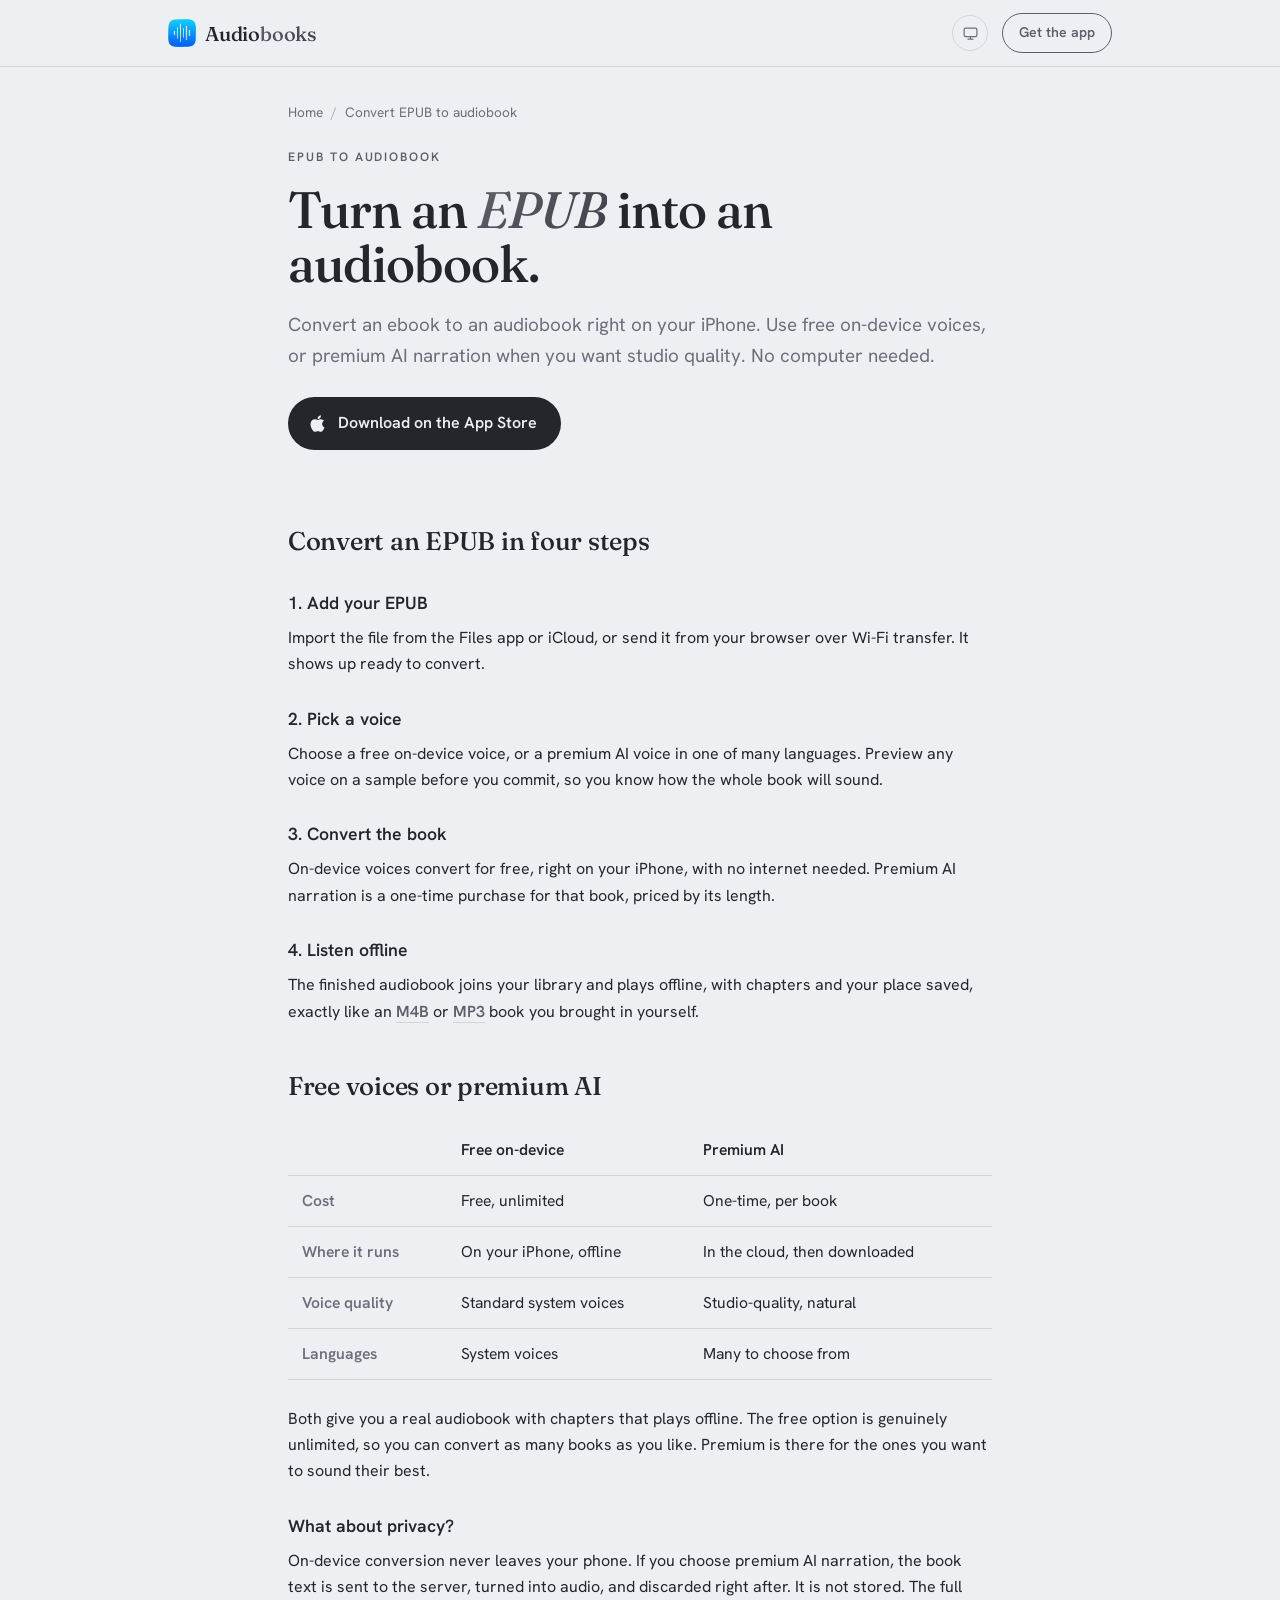
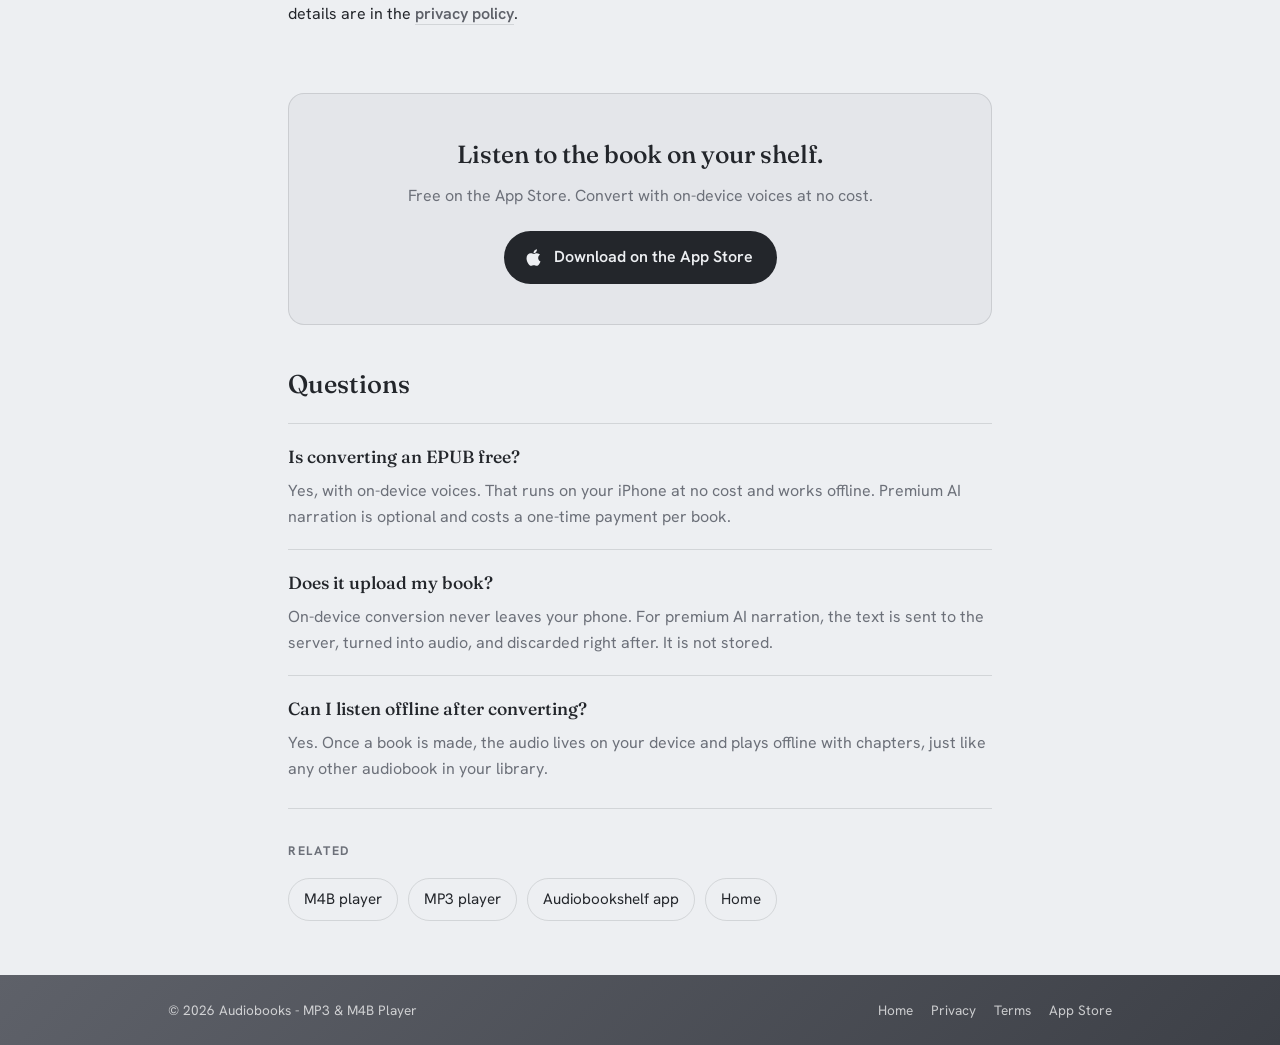
<file: convert-epub-to-audiobook.html>
<!DOCTYPE html>
<html lang="en">
<head>
<meta charset="UTF-8" />
<meta name="viewport" content="width=device-width, initial-scale=1.0" />
<title>How to Convert an EPUB to an Audiobook on iPhone</title>
<meta name="description" content="Turn an EPUB into an audiobook on your iPhone. Use free on-device voices, or premium AI narration per book. Plays offline with chapters. Step-by-step, no computer needed." />
<link rel="canonical" href="https://audiobooks.paul-nameless.com/convert-epub-to-audiobook" />
<link rel="icon" type="image/png" sizes="32x32" href="assets/favicon-32.png" />
<link rel="icon" type="image/png" sizes="16x16" href="assets/favicon-16.png" />
<link rel="apple-touch-icon" href="assets/apple-touch-icon.png" />
<meta name="theme-color" media="(prefers-color-scheme: light)" content="#edeff2" />
<meta name="theme-color" media="(prefers-color-scheme: dark)" content="#16171b" />
<meta property="og:type" content="article" />
<meta property="og:site_name" content="Audiobooks" />
<meta property="og:title" content="How to Convert an EPUB to an Audiobook on iPhone" />
<meta property="og:description" content="Turn an EPUB into an audiobook on your iPhone. Free on-device voices, or premium AI narration per book. Plays offline with chapters." />
<meta property="og:url" content="https://audiobooks.paul-nameless.com/convert-epub-to-audiobook" />
<meta property="og:image" content="https://audiobooks.paul-nameless.com/assets/og.png" />
<meta name="twitter:card" content="summary_large_image" />
<meta name="twitter:image" content="https://audiobooks.paul-nameless.com/assets/og.png" />
<script>(function(){var r=document.documentElement,m='system';try{var s=localStorage.getItem('theme');if(s==='light'||s==='dark')m=s;}catch(e){}r.setAttribute('data-theme-mode',m);try{if(m==='dark'||(m==='system'&&matchMedia('(prefers-color-scheme: dark)').matches))r.classList.add('dark');}catch(e){}})();</script>
<link rel="preconnect" href="https://fonts.googleapis.com" />
<link rel="preconnect" href="https://fonts.gstatic.com" crossorigin />
<link href="https://fonts.googleapis.com/css2?family=Fraunces:ital,opsz,wght@0,9..144,400..600;1,9..144,400..500&family=Hanken+Grotesk:wght@400;500;600&display=swap" rel="stylesheet" />
<link rel="stylesheet" href="assets/pages.css" />
<script type="application/ld+json">
{
  "@context": "https://schema.org",
  "@graph": [
    {
      "@type": "BreadcrumbList",
      "itemListElement": [
        { "@type": "ListItem", "position": 1, "name": "Home", "item": "https://audiobooks.paul-nameless.com/" },
        { "@type": "ListItem", "position": 2, "name": "Convert EPUB to audiobook", "item": "https://audiobooks.paul-nameless.com/convert-epub-to-audiobook" }
      ]
    },
    {
      "@type": "HowTo",
      "name": "How to convert an EPUB to an audiobook on iPhone",
      "totalTime": "PT10M",
      "tool": [ { "@type": "HowToTool", "name": "Audiobooks app for iPhone" } ],
      "step": [
        { "@type": "HowToStep", "name": "Add your EPUB", "text": "Import the EPUB from the Files app or iCloud, or send it from your browser over Wi-Fi transfer." },
        { "@type": "HowToStep", "name": "Pick a voice", "text": "Choose a free on-device voice, or a premium AI voice in one of many languages. Preview any voice before you commit." },
        { "@type": "HowToStep", "name": "Convert the book", "text": "On-device voices convert for free, right on your iPhone. Premium AI narration is a one-time purchase for that book." },
        { "@type": "HowToStep", "name": "Listen offline", "text": "The finished audiobook plays offline, with chapters and your last position saved." }
      ]
    },
    {
      "@type": "FAQPage",
      "mainEntity": [
        { "@type": "Question", "name": "Is converting an EPUB free?", "acceptedAnswer": { "@type": "Answer", "text": "Yes, with on-device voices. That runs on your iPhone at no cost and works offline. Premium AI narration is optional and costs a one-time payment per book." } },
        { "@type": "Question", "name": "Does it upload my book?", "acceptedAnswer": { "@type": "Answer", "text": "On-device conversion never leaves your phone. For premium AI narration, the text is sent to the server, turned into audio, and discarded right after. It is not stored." } },
        { "@type": "Question", "name": "Can I listen offline after converting?", "acceptedAnswer": { "@type": "Answer", "text": "Yes. Once a book is made, the audio lives on your device and plays offline with chapters, just like any other audiobook in your library." } }
      ]
    }
  ]
}
</script>
</head>
<body>
<header>
  <div class="nav">
    <a class="brand" href="index.html"><img src="assets/apple-touch-icon.png" width="28" height="28" alt="Audiobooks app icon" /><span>Audio<span class="hl">books</span></span></a>
    <div class="nav-right">
      <button class="theme-toggle" id="themeToggle" type="button" aria-label="Change theme: light, dark, or system">
        <svg class="icon-sun" viewBox="0 0 24 24" aria-hidden="true"><circle cx="12" cy="12" r="4.2"/><path d="M12 2.6v2.1M12 19.3v2.1M4.7 4.7l1.5 1.5M17.8 17.8l1.5 1.5M2.6 12h2.1M19.3 12h2.1M4.7 19.3l1.5-1.5M17.8 6.2l1.5-1.5"/></svg>
        <svg class="icon-moon" viewBox="0 0 24 24" aria-hidden="true"><path d="M21 12.8A8.5 8.5 0 1 1 11.2 3a7 7 0 0 0 9.8 9.8Z"/></svg>
        <svg class="icon-monitor" viewBox="0 0 24 24" aria-hidden="true"><rect x="3" y="4.5" width="18" height="12" rx="2"/><path d="M8.5 20h7M12 16.5V20"/></svg>
      </button>
      <a class="nav-cta" href="https://apps.apple.com/us/app/audiobooks-mp3-m4b-player/id6471399965">Get the app</a>
    </div>
  </div>
</header>

<main class="wrap">
  <nav class="crumb"><a href="index.html">Home</a><span>/</span>Convert EPUB to audiobook</nav>

  <div class="page-hero">
    <div class="eyebrow">EPUB to audiobook</div>
    <h1>Turn an <em>EPUB</em> into an audiobook.</h1>
    <p class="lead">Convert an ebook to an audiobook right on your iPhone. Use free on-device voices, or premium AI narration when you want studio quality. No computer needed.</p>
    <a class="btn-store" href="https://apps.apple.com/us/app/audiobooks-mp3-m4b-player/id6471399965"><svg viewBox="0 0 384 512" aria-hidden="true"><path d="M318.7 268.7c-.2-36.7 16.4-64.4 50-84.8-18.8-26.9-47.2-41.7-84.7-44.6-35.5-2.8-74.3 20.7-88.5 20.7-15 0-49.4-19.7-76.4-19.7C63.3 141.2 4 184.8 4 273.5q0 39.3 14.4 81.2c12.8 36.7 59 126.7 107.2 125.2 25.2-.6 43-17.9 75.8-17.9 31.8 0 48.3 17.9 76.4 17.9 48.6-.7 90.4-82.5 102.6-119.3-65.2-30.7-61.7-90-61.7-91.9zm-56.6-164.2c27.3-32.4 24.8-61.9 24-72.5-24.1 1.4-52 16.4-67.9 34.9-17.5 19.8-27.8 44.3-25.6 71.9 26.1 2 49.9-11.4 69.5-34.3z"/></svg>Download on the App Store</a>
  </div>

  <article class="prose">
    <h2>Convert an EPUB in four steps</h2>

    <h3>1. Add your EPUB</h3>
    <p>Import the file from the Files app or iCloud, or send it from your browser over Wi-Fi transfer. It shows up ready to convert.</p>

    <h3>2. Pick a voice</h3>
    <p>Choose a free on-device voice, or a premium AI voice in one of many languages. Preview any voice on a sample before you commit, so you know how the whole book will sound.</p>

    <h3>3. Convert the book</h3>
    <p>On-device voices convert for free, right on your iPhone, with no internet needed. Premium AI narration is a one-time purchase for that book, priced by its length.</p>

    <h3>4. Listen offline</h3>
    <p>The finished audiobook joins your library and plays offline, with chapters and your place saved, exactly like an <a class="inline" href="m4b-player.html">M4B</a> or <a class="inline" href="mp3-audiobook-player.html">MP3</a> book you brought in yourself.</p>

    <h2>Free voices or premium AI</h2>
    <div class="table-scroll">
      <table>
        <thead>
          <tr><th>&nbsp;</th><th>Free on-device</th><th>Premium AI</th></tr>
        </thead>
        <tbody>
          <tr><th>Cost</th><td>Free, unlimited</td><td>One-time, per book</td></tr>
          <tr><th>Where it runs</th><td>On your iPhone, offline</td><td>In the cloud, then downloaded</td></tr>
          <tr><th>Voice quality</th><td>Standard system voices</td><td>Studio-quality, natural</td></tr>
          <tr><th>Languages</th><td>System voices</td><td>Many to choose from</td></tr>
        </tbody>
      </table>
    </div>
    <p>Both give you a real audiobook with chapters that plays offline. The free option is genuinely unlimited, so you can convert as many books as you like. Premium is there for the ones you want to sound their best.</p>

    <h3>What about privacy?</h3>
    <p>On-device conversion never leaves your phone. If you choose premium AI narration, the book text is sent to the server, turned into audio, and discarded right after. It is not stored. The full details are in the <a class="inline" href="privacy.html">privacy policy</a>.</p>
  </article>

  <div class="cta-band">
    <h2>Listen to the book on your shelf.</h2>
    <p>Free on the App Store. Convert with on-device voices at no cost.</p>
    <a class="btn-store" href="https://apps.apple.com/us/app/audiobooks-mp3-m4b-player/id6471399965"><svg viewBox="0 0 384 512" aria-hidden="true"><path d="M318.7 268.7c-.2-36.7 16.4-64.4 50-84.8-18.8-26.9-47.2-41.7-84.7-44.6-35.5-2.8-74.3 20.7-88.5 20.7-15 0-49.4-19.7-76.4-19.7C63.3 141.2 4 184.8 4 273.5q0 39.3 14.4 81.2c12.8 36.7 59 126.7 107.2 125.2 25.2-.6 43-17.9 75.8-17.9 31.8 0 48.3 17.9 76.4 17.9 48.6-.7 90.4-82.5 102.6-119.3-65.2-30.7-61.7-90-61.7-91.9zm-56.6-164.2c27.3-32.4 24.8-61.9 24-72.5-24.1 1.4-52 16.4-67.9 34.9-17.5 19.8-27.8 44.3-25.6 71.9 26.1 2 49.9-11.4 69.5-34.3z"/></svg>Download on the App Store</a>
  </div>

  <section class="faq">
    <h2>Questions</h2>
    <div class="faq-item">
      <h3>Is converting an EPUB free?</h3>
      <p>Yes, with on-device voices. That runs on your iPhone at no cost and works offline. Premium AI narration is optional and costs a one-time payment per book.</p>
    </div>
    <div class="faq-item">
      <h3>Does it upload my book?</h3>
      <p>On-device conversion never leaves your phone. For premium AI narration, the text is sent to the server, turned into audio, and discarded right after. It is not stored.</p>
    </div>
    <div class="faq-item">
      <h3>Can I listen offline after converting?</h3>
      <p>Yes. Once a book is made, the audio lives on your device and plays offline with chapters, just like any other audiobook in your library.</p>
    </div>
  </section>

  <section class="related">
    <h2>Related</h2>
    <div class="related-links">
      <a href="m4b-player.html">M4B player</a>
      <a href="mp3-audiobook-player.html">MP3 player</a>
      <a href="audiobookshelf-ios-app.html">Audiobookshelf app</a>
      <a href="index.html">Home</a>
    </div>
  </section>
</main>

<footer>
  <div class="foot">
    <span>© 2026 Audiobooks - MP3 &amp; M4B Player</span>
    <nav class="foot-links">
      <a href="index.html">Home</a>
      <a href="privacy.html">Privacy</a>
      <a href="terms.html">Terms</a>
      <a href="https://apps.apple.com/us/app/audiobooks-mp3-m4b-player/id6471399965">App Store</a>
    </nav>
  </div>
</footer>

<script>
  (function () {
    var r = document.documentElement, mq = window.matchMedia('(prefers-color-scheme: dark)'), modes = ['system', 'light', 'dark'];
    function apply(m) { r.setAttribute('data-theme-mode', m); r.classList.toggle('dark', m === 'dark' || (m === 'system' && mq.matches)); }
    var t = document.getElementById('themeToggle');
    if (t) t.addEventListener('click', function () {
      var next = modes[(modes.indexOf(r.getAttribute('data-theme-mode') || 'system') + 1) % 3];
      try { localStorage.setItem('theme', next); } catch (e) {}
      apply(next);
    });
    try { mq.addEventListener('change', function () { if ((r.getAttribute('data-theme-mode') || 'system') === 'system') apply('system'); }); } catch (e) {}
  })();
</script>
</body>
</html>
</file>
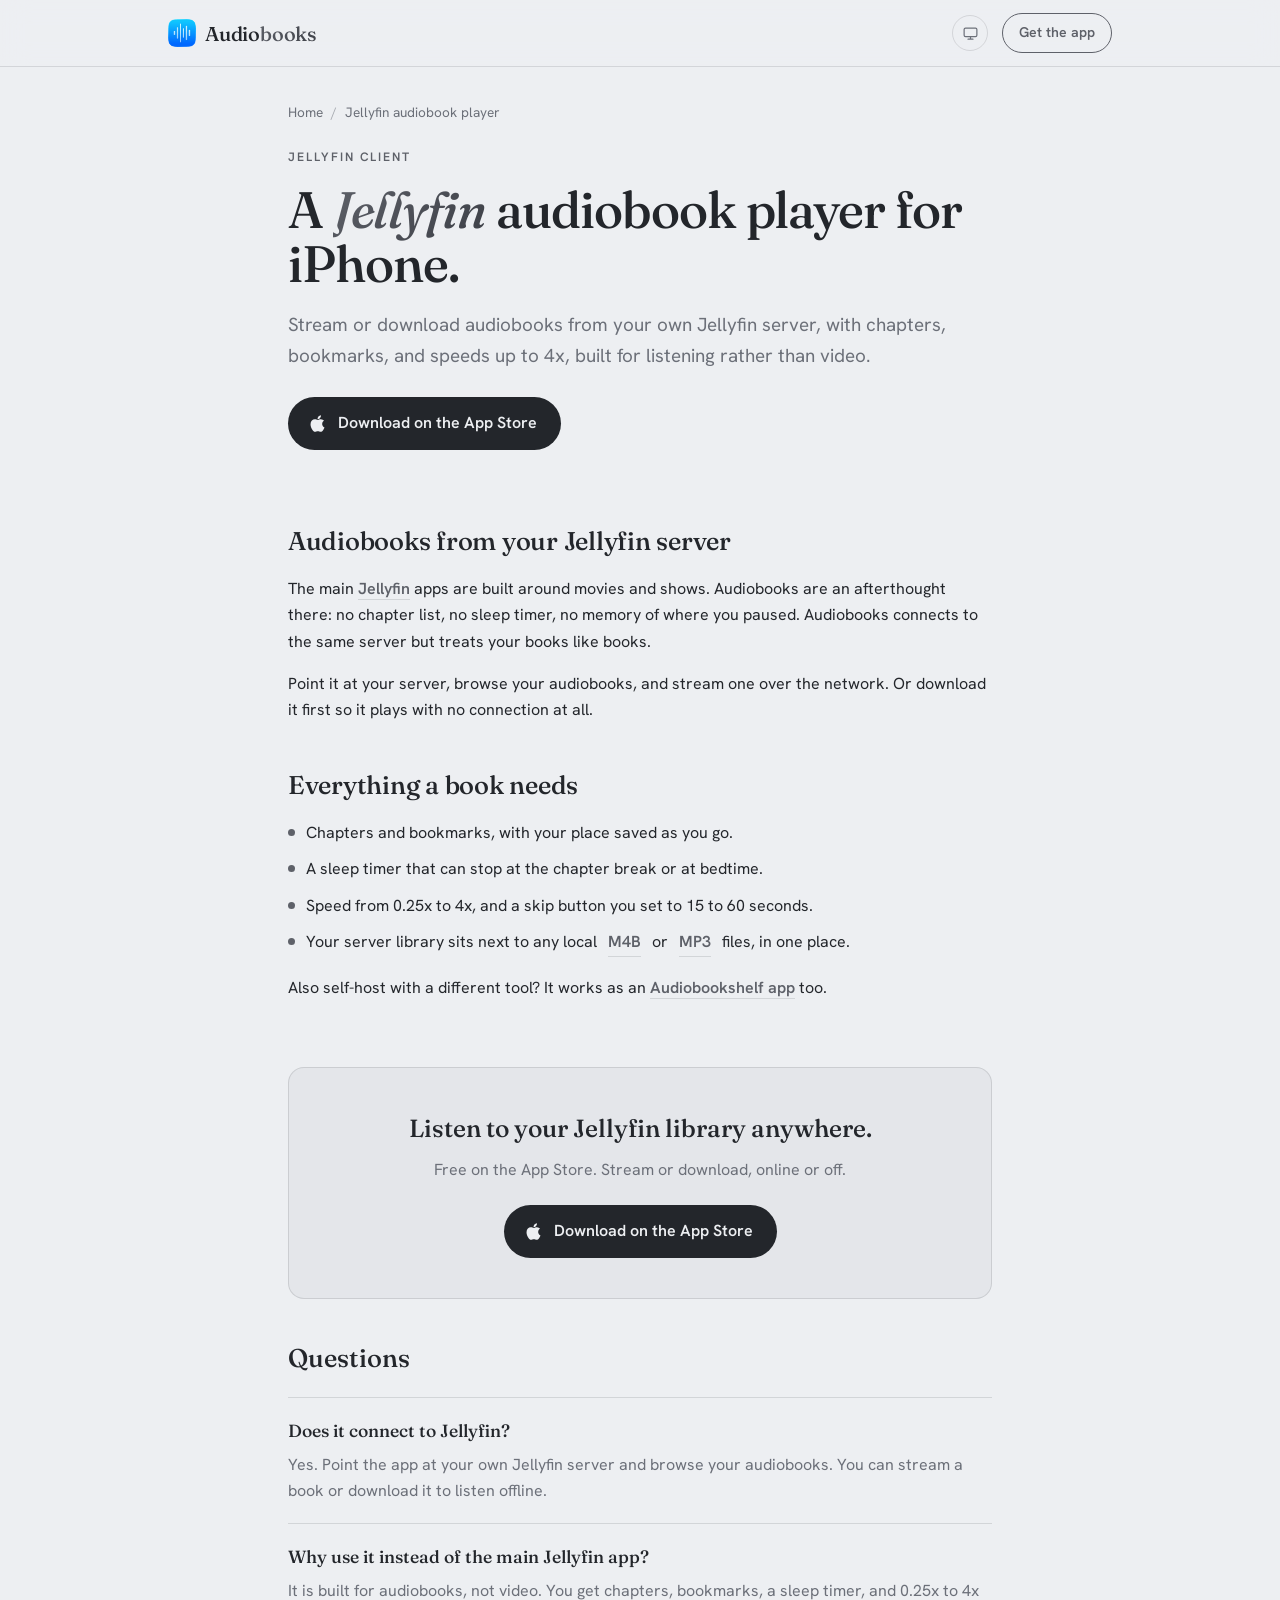
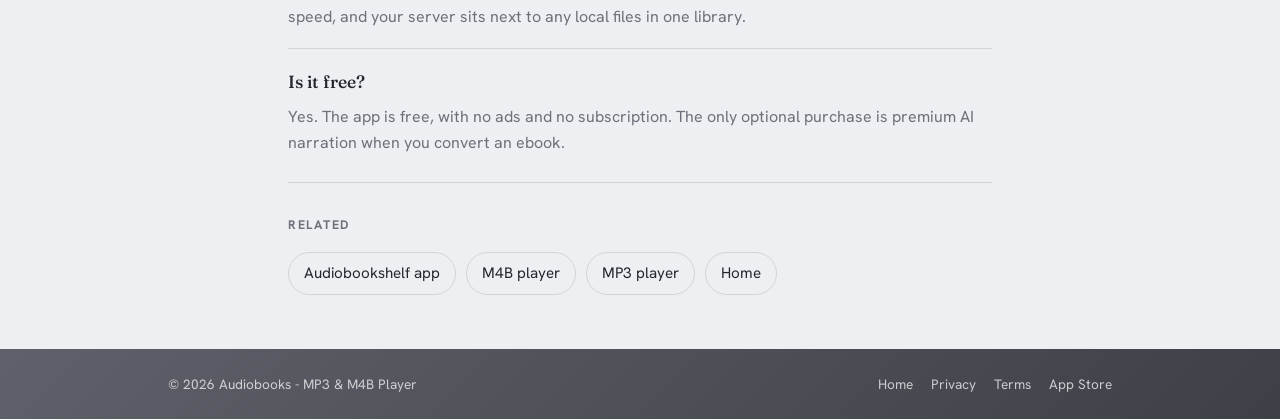
<file: jellyfin-audiobook-player.html>
<!DOCTYPE html>
<html lang="en">
<head>
<meta charset="UTF-8" />
<meta name="viewport" content="width=device-width, initial-scale=1.0" />
<title>Jellyfin Audiobook Player for iPhone and iPad</title>
<meta name="description" content="Use Audiobooks as a Jellyfin audiobook player on iPhone. Stream or download audiobooks from your own Jellyfin server, with chapters, bookmarks, and speeds up to 4x. Free." />
<link rel="canonical" href="https://audiobooks.paul-nameless.com/jellyfin-audiobook-player" />
<link rel="icon" type="image/png" sizes="32x32" href="assets/favicon-32.png" />
<link rel="icon" type="image/png" sizes="16x16" href="assets/favicon-16.png" />
<link rel="apple-touch-icon" href="assets/apple-touch-icon.png" />
<meta name="theme-color" media="(prefers-color-scheme: light)" content="#edeff2" />
<meta name="theme-color" media="(prefers-color-scheme: dark)" content="#16171b" />
<meta property="og:type" content="article" />
<meta property="og:site_name" content="Audiobooks" />
<meta property="og:title" content="Jellyfin Audiobook Player for iPhone and iPad" />
<meta property="og:description" content="Stream or download audiobooks from your own Jellyfin server on iPhone, with chapters, bookmarks, and speeds up to 4x." />
<meta property="og:url" content="https://audiobooks.paul-nameless.com/jellyfin-audiobook-player" />
<meta property="og:image" content="https://audiobooks.paul-nameless.com/assets/og.png" />
<meta name="twitter:card" content="summary_large_image" />
<meta name="twitter:image" content="https://audiobooks.paul-nameless.com/assets/og.png" />
<script>(function(){var r=document.documentElement,m='system';try{var s=localStorage.getItem('theme');if(s==='light'||s==='dark')m=s;}catch(e){}r.setAttribute('data-theme-mode',m);try{if(m==='dark'||(m==='system'&&matchMedia('(prefers-color-scheme: dark)').matches))r.classList.add('dark');}catch(e){}})();</script>
<link rel="preconnect" href="https://fonts.googleapis.com" />
<link rel="preconnect" href="https://fonts.gstatic.com" crossorigin />
<link href="https://fonts.googleapis.com/css2?family=Fraunces:ital,opsz,wght@0,9..144,400..600;1,9..144,400..500&family=Hanken+Grotesk:wght@400;500;600&display=swap" rel="stylesheet" />
<link rel="stylesheet" href="assets/pages.css" />
<script type="application/ld+json">
{
  "@context": "https://schema.org",
  "@graph": [
    {
      "@type": "BreadcrumbList",
      "itemListElement": [
        { "@type": "ListItem", "position": 1, "name": "Home", "item": "https://audiobooks.paul-nameless.com/" },
        { "@type": "ListItem", "position": 2, "name": "Jellyfin audiobook player", "item": "https://audiobooks.paul-nameless.com/jellyfin-audiobook-player" }
      ]
    },
    {
      "@type": "FAQPage",
      "mainEntity": [
        { "@type": "Question", "name": "Does it connect to Jellyfin?", "acceptedAnswer": { "@type": "Answer", "text": "Yes. Point the app at your own Jellyfin server and browse your audiobooks. You can stream a book or download it to listen offline." } },
        { "@type": "Question", "name": "Why use it instead of the main Jellyfin app?", "acceptedAnswer": { "@type": "Answer", "text": "It is built for audiobooks, not video. You get chapters, bookmarks, a sleep timer, and 0.25x to 4x speed, and your server sits next to any local files in one library." } },
        { "@type": "Question", "name": "Is it free?", "acceptedAnswer": { "@type": "Answer", "text": "Yes. The app is free, with no ads and no subscription. The only optional purchase is premium AI narration when you convert an ebook." } }
      ]
    }
  ]
}
</script>
</head>
<body>
<header>
  <div class="nav">
    <a class="brand" href="index.html"><img src="assets/apple-touch-icon.png" width="28" height="28" alt="Audiobooks app icon" /><span>Audio<span class="hl">books</span></span></a>
    <div class="nav-right">
      <button class="theme-toggle" id="themeToggle" type="button" aria-label="Change theme: light, dark, or system">
        <svg class="icon-sun" viewBox="0 0 24 24" aria-hidden="true"><circle cx="12" cy="12" r="4.2"/><path d="M12 2.6v2.1M12 19.3v2.1M4.7 4.7l1.5 1.5M17.8 17.8l1.5 1.5M2.6 12h2.1M19.3 12h2.1M4.7 19.3l1.5-1.5M17.8 6.2l1.5-1.5"/></svg>
        <svg class="icon-moon" viewBox="0 0 24 24" aria-hidden="true"><path d="M21 12.8A8.5 8.5 0 1 1 11.2 3a7 7 0 0 0 9.8 9.8Z"/></svg>
        <svg class="icon-monitor" viewBox="0 0 24 24" aria-hidden="true"><rect x="3" y="4.5" width="18" height="12" rx="2"/><path d="M8.5 20h7M12 16.5V20"/></svg>
      </button>
      <a class="nav-cta" href="https://apps.apple.com/us/app/audiobooks-mp3-m4b-player/id6471399965">Get the app</a>
    </div>
  </div>
</header>

<main class="wrap">
  <nav class="crumb"><a href="index.html">Home</a><span>/</span>Jellyfin audiobook player</nav>

  <div class="page-hero">
    <div class="eyebrow">Jellyfin client</div>
    <h1>A <em>Jellyfin</em> audiobook player for iPhone.</h1>
    <p class="lead">Stream or download audiobooks from your own Jellyfin server, with chapters, bookmarks, and speeds up to 4x, built for listening rather than video.</p>
    <a class="btn-store" href="https://apps.apple.com/us/app/audiobooks-mp3-m4b-player/id6471399965"><svg viewBox="0 0 384 512" aria-hidden="true"><path d="M318.7 268.7c-.2-36.7 16.4-64.4 50-84.8-18.8-26.9-47.2-41.7-84.7-44.6-35.5-2.8-74.3 20.7-88.5 20.7-15 0-49.4-19.7-76.4-19.7C63.3 141.2 4 184.8 4 273.5q0 39.3 14.4 81.2c12.8 36.7 59 126.7 107.2 125.2 25.2-.6 43-17.9 75.8-17.9 31.8 0 48.3 17.9 76.4 17.9 48.6-.7 90.4-82.5 102.6-119.3-65.2-30.7-61.7-90-61.7-91.9zm-56.6-164.2c27.3-32.4 24.8-61.9 24-72.5-24.1 1.4-52 16.4-67.9 34.9-17.5 19.8-27.8 44.3-25.6 71.9 26.1 2 49.9-11.4 69.5-34.3z"/></svg>Download on the App Store</a>
  </div>

  <article class="prose">
    <h2>Audiobooks from your Jellyfin server</h2>
    <p>The main <a class="inline" href="https://jellyfin.org/">Jellyfin</a> apps are built around movies and shows. Audiobooks are an afterthought there: no chapter list, no sleep timer, no memory of where you paused. Audiobooks connects to the same server but treats your books like books.</p>
    <p>Point it at your server, browse your audiobooks, and stream one over the network. Or download it first so it plays with no connection at all.</p>

    <h2>Everything a book needs</h2>
    <ul>
      <li>Chapters and bookmarks, with your place saved as you go.</li>
      <li>A sleep timer that can stop at the chapter break or at bedtime.</li>
      <li>Speed from 0.25x to 4x, and a skip button you set to 15 to 60 seconds.</li>
      <li>Your server library sits next to any local <a class="inline" href="m4b-player.html">M4B</a> or <a class="inline" href="mp3-audiobook-player.html">MP3</a> files, in one place.</li>
    </ul>
    <p>Also self-host with a different tool? It works as an <a class="inline" href="audiobookshelf-ios-app.html">Audiobookshelf app</a> too.</p>
  </article>

  <div class="cta-band">
    <h2>Listen to your Jellyfin library anywhere.</h2>
    <p>Free on the App Store. Stream or download, online or off.</p>
    <a class="btn-store" href="https://apps.apple.com/us/app/audiobooks-mp3-m4b-player/id6471399965"><svg viewBox="0 0 384 512" aria-hidden="true"><path d="M318.7 268.7c-.2-36.7 16.4-64.4 50-84.8-18.8-26.9-47.2-41.7-84.7-44.6-35.5-2.8-74.3 20.7-88.5 20.7-15 0-49.4-19.7-76.4-19.7C63.3 141.2 4 184.8 4 273.5q0 39.3 14.4 81.2c12.8 36.7 59 126.7 107.2 125.2 25.2-.6 43-17.9 75.8-17.9 31.8 0 48.3 17.9 76.4 17.9 48.6-.7 90.4-82.5 102.6-119.3-65.2-30.7-61.7-90-61.7-91.9zm-56.6-164.2c27.3-32.4 24.8-61.9 24-72.5-24.1 1.4-52 16.4-67.9 34.9-17.5 19.8-27.8 44.3-25.6 71.9 26.1 2 49.9-11.4 69.5-34.3z"/></svg>Download on the App Store</a>
  </div>

  <section class="faq">
    <h2>Questions</h2>
    <div class="faq-item">
      <h3>Does it connect to Jellyfin?</h3>
      <p>Yes. Point the app at your own Jellyfin server and browse your audiobooks. You can stream a book or download it to listen offline.</p>
    </div>
    <div class="faq-item">
      <h3>Why use it instead of the main Jellyfin app?</h3>
      <p>It is built for audiobooks, not video. You get chapters, bookmarks, a sleep timer, and 0.25x to 4x speed, and your server sits next to any local files in one library.</p>
    </div>
    <div class="faq-item">
      <h3>Is it free?</h3>
      <p>Yes. The app is free, with no ads and no subscription. The only optional purchase is premium AI narration when you convert an ebook.</p>
    </div>
  </section>

  <section class="related">
    <h2>Related</h2>
    <div class="related-links">
      <a href="audiobookshelf-ios-app.html">Audiobookshelf app</a>
      <a href="m4b-player.html">M4B player</a>
      <a href="mp3-audiobook-player.html">MP3 player</a>
      <a href="index.html">Home</a>
    </div>
  </section>
</main>

<footer>
  <div class="foot">
    <span>© 2026 Audiobooks - MP3 &amp; M4B Player</span>
    <nav class="foot-links">
      <a href="index.html">Home</a>
      <a href="privacy.html">Privacy</a>
      <a href="terms.html">Terms</a>
      <a href="https://apps.apple.com/us/app/audiobooks-mp3-m4b-player/id6471399965">App Store</a>
    </nav>
  </div>
</footer>

<script>
  (function () {
    var r = document.documentElement, mq = window.matchMedia('(prefers-color-scheme: dark)'), modes = ['system', 'light', 'dark'];
    function apply(m) { r.setAttribute('data-theme-mode', m); r.classList.toggle('dark', m === 'dark' || (m === 'system' && mq.matches)); }
    var t = document.getElementById('themeToggle');
    if (t) t.addEventListener('click', function () {
      var next = modes[(modes.indexOf(r.getAttribute('data-theme-mode') || 'system') + 1) % 3];
      try { localStorage.setItem('theme', next); } catch (e) {}
      apply(next);
    });
    try { mq.addEventListener('change', function () { if ((r.getAttribute('data-theme-mode') || 'system') === 'system') apply('system'); }); } catch (e) {}
  })();
</script>
</body>
</html>
</file>
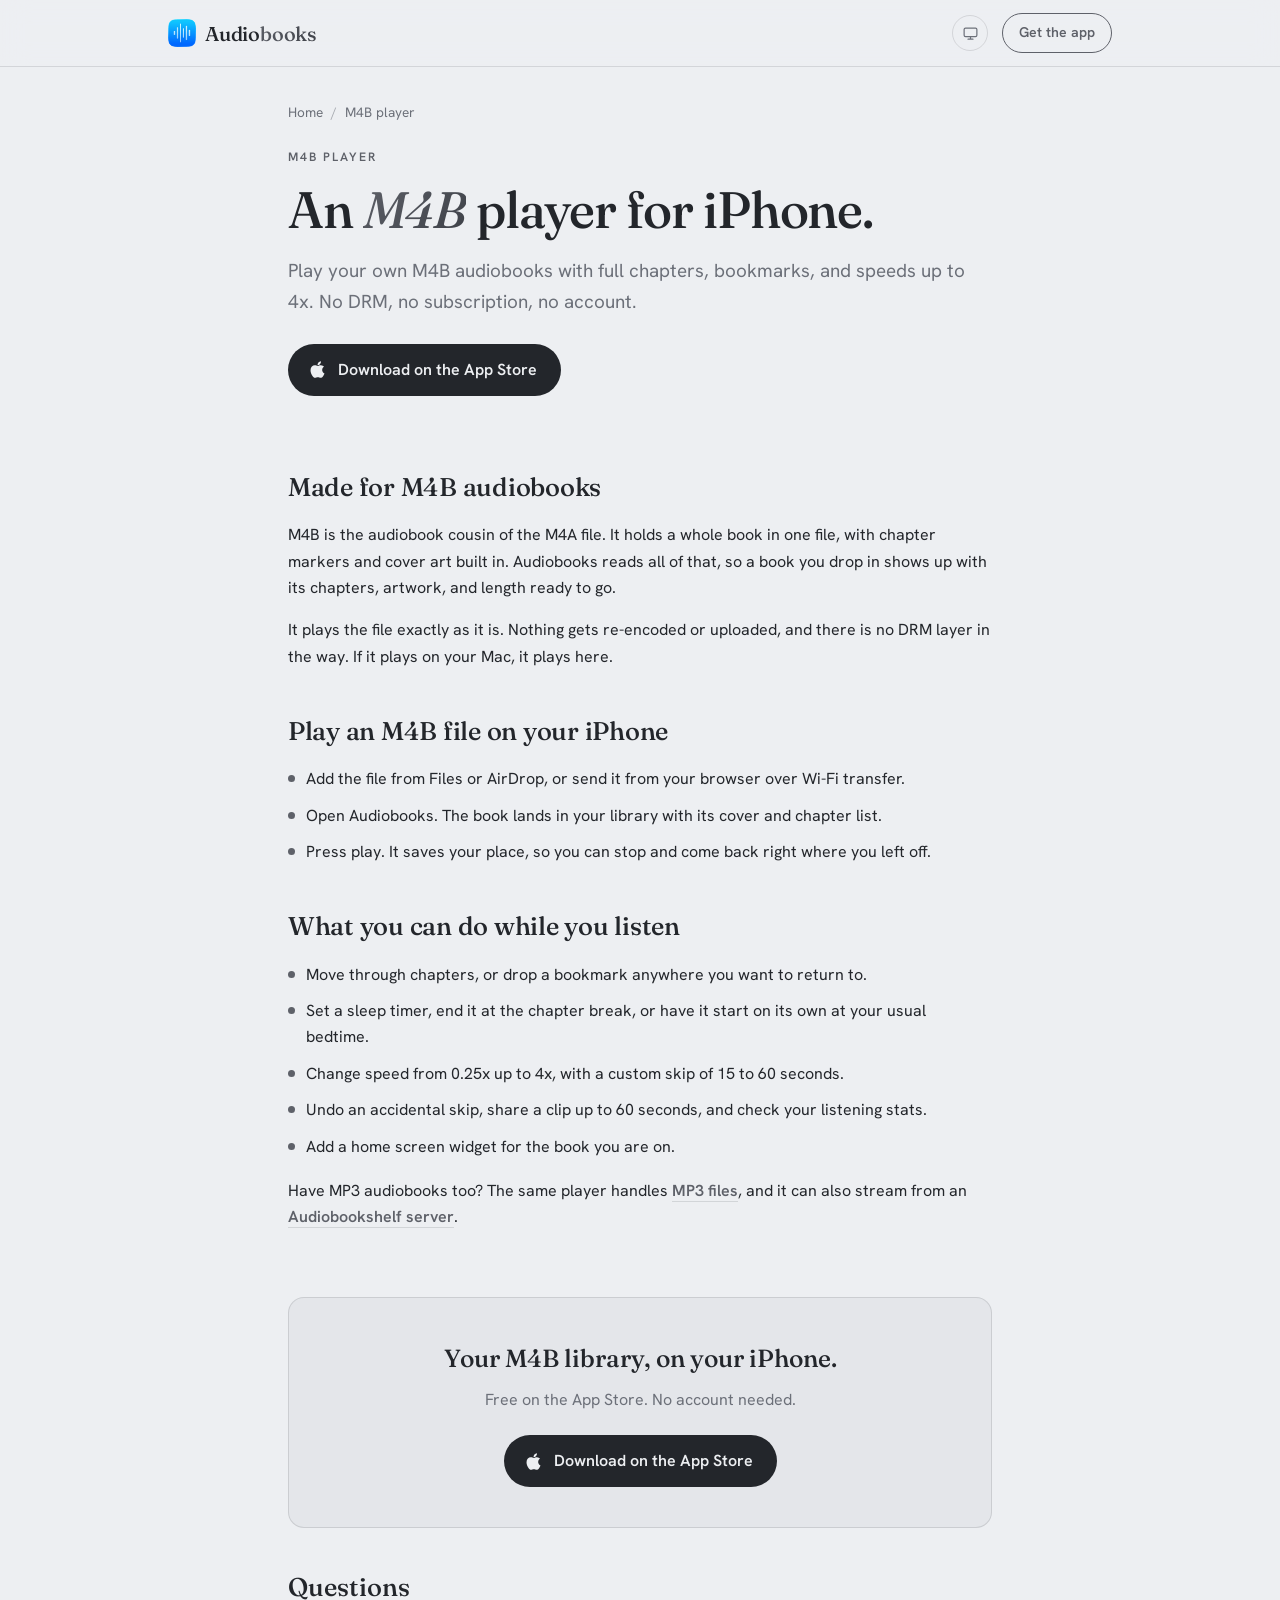
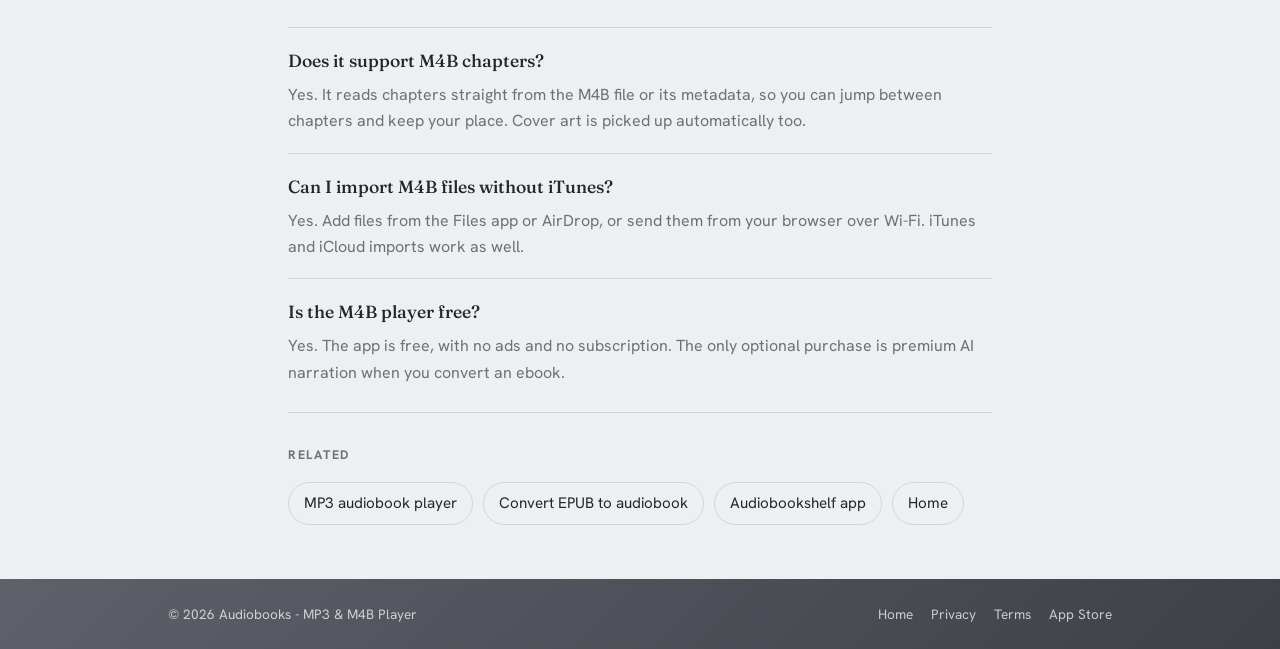
<file: m4b-player.html>
<!DOCTYPE html>
<html lang="en">
<head>
<meta charset="UTF-8" />
<meta name="viewport" content="width=device-width, initial-scale=1.0" />
<title>M4B Player for iPhone: Play M4B Audiobooks with Chapters</title>
<meta name="description" content="Play your own M4B audiobook files on iPhone with full chapters, bookmarks, and speeds up to 4x. No DRM, no subscription, no account. Free on the App Store." />
<link rel="canonical" href="https://audiobooks.paul-nameless.com/m4b-player" />
<link rel="icon" type="image/png" sizes="32x32" href="assets/favicon-32.png" />
<link rel="icon" type="image/png" sizes="16x16" href="assets/favicon-16.png" />
<link rel="apple-touch-icon" href="assets/apple-touch-icon.png" />
<meta name="theme-color" media="(prefers-color-scheme: light)" content="#edeff2" />
<meta name="theme-color" media="(prefers-color-scheme: dark)" content="#16171b" />
<meta property="og:type" content="article" />
<meta property="og:site_name" content="Audiobooks" />
<meta property="og:title" content="M4B Player for iPhone: Play M4B Audiobooks with Chapters" />
<meta property="og:description" content="Play your own M4B audiobook files on iPhone with full chapters, bookmarks, and speeds up to 4x. No DRM, no subscription, no account." />
<meta property="og:url" content="https://audiobooks.paul-nameless.com/m4b-player" />
<meta property="og:image" content="https://audiobooks.paul-nameless.com/assets/og.png" />
<meta name="twitter:card" content="summary_large_image" />
<meta name="twitter:image" content="https://audiobooks.paul-nameless.com/assets/og.png" />
<script>(function(){var r=document.documentElement,m='system';try{var s=localStorage.getItem('theme');if(s==='light'||s==='dark')m=s;}catch(e){}r.setAttribute('data-theme-mode',m);try{if(m==='dark'||(m==='system'&&matchMedia('(prefers-color-scheme: dark)').matches))r.classList.add('dark');}catch(e){}})();</script>
<link rel="preconnect" href="https://fonts.googleapis.com" />
<link rel="preconnect" href="https://fonts.gstatic.com" crossorigin />
<link href="https://fonts.googleapis.com/css2?family=Fraunces:ital,opsz,wght@0,9..144,400..600;1,9..144,400..500&family=Hanken+Grotesk:wght@400;500;600&display=swap" rel="stylesheet" />
<link rel="stylesheet" href="assets/pages.css" />
<script type="application/ld+json">
{
  "@context": "https://schema.org",
  "@graph": [
    {
      "@type": "BreadcrumbList",
      "itemListElement": [
        { "@type": "ListItem", "position": 1, "name": "Home", "item": "https://audiobooks.paul-nameless.com/" },
        { "@type": "ListItem", "position": 2, "name": "M4B player", "item": "https://audiobooks.paul-nameless.com/m4b-player" }
      ]
    },
    {
      "@type": "FAQPage",
      "mainEntity": [
        { "@type": "Question", "name": "Does it support M4B chapters?", "acceptedAnswer": { "@type": "Answer", "text": "Yes. It reads chapters straight from the M4B file or its metadata, so you can jump between chapters and keep your place. Cover art is picked up automatically too." } },
        { "@type": "Question", "name": "Can I import M4B files without iTunes?", "acceptedAnswer": { "@type": "Answer", "text": "Yes. Add files from the Files app or AirDrop, or send them from your browser over Wi-Fi. iTunes and iCloud imports work as well." } },
        { "@type": "Question", "name": "Is the M4B player free?", "acceptedAnswer": { "@type": "Answer", "text": "Yes. The app is free, with no ads and no subscription. The only optional purchase is premium AI narration when you convert an ebook." } }
      ]
    }
  ]
}
</script>
</head>
<body>
<header>
  <div class="nav">
    <a class="brand" href="index.html"><img src="assets/apple-touch-icon.png" width="28" height="28" alt="Audiobooks app icon" /><span>Audio<span class="hl">books</span></span></a>
    <div class="nav-right">
      <button class="theme-toggle" id="themeToggle" type="button" aria-label="Change theme: light, dark, or system">
        <svg class="icon-sun" viewBox="0 0 24 24" aria-hidden="true"><circle cx="12" cy="12" r="4.2"/><path d="M12 2.6v2.1M12 19.3v2.1M4.7 4.7l1.5 1.5M17.8 17.8l1.5 1.5M2.6 12h2.1M19.3 12h2.1M4.7 19.3l1.5-1.5M17.8 6.2l1.5-1.5"/></svg>
        <svg class="icon-moon" viewBox="0 0 24 24" aria-hidden="true"><path d="M21 12.8A8.5 8.5 0 1 1 11.2 3a7 7 0 0 0 9.8 9.8Z"/></svg>
        <svg class="icon-monitor" viewBox="0 0 24 24" aria-hidden="true"><rect x="3" y="4.5" width="18" height="12" rx="2"/><path d="M8.5 20h7M12 16.5V20"/></svg>
      </button>
      <a class="nav-cta" href="https://apps.apple.com/us/app/audiobooks-mp3-m4b-player/id6471399965">Get the app</a>
    </div>
  </div>
</header>

<main class="wrap">
  <nav class="crumb"><a href="index.html">Home</a><span>/</span>M4B player</nav>

  <div class="page-hero">
    <div class="eyebrow">M4B player</div>
    <h1>An <em>M4B</em> player for iPhone.</h1>
    <p class="lead">Play your own M4B audiobooks with full chapters, bookmarks, and speeds up to 4x. No DRM, no subscription, no account.</p>
    <a class="btn-store" href="https://apps.apple.com/us/app/audiobooks-mp3-m4b-player/id6471399965"><svg viewBox="0 0 384 512" aria-hidden="true"><path d="M318.7 268.7c-.2-36.7 16.4-64.4 50-84.8-18.8-26.9-47.2-41.7-84.7-44.6-35.5-2.8-74.3 20.7-88.5 20.7-15 0-49.4-19.7-76.4-19.7C63.3 141.2 4 184.8 4 273.5q0 39.3 14.4 81.2c12.8 36.7 59 126.7 107.2 125.2 25.2-.6 43-17.9 75.8-17.9 31.8 0 48.3 17.9 76.4 17.9 48.6-.7 90.4-82.5 102.6-119.3-65.2-30.7-61.7-90-61.7-91.9zm-56.6-164.2c27.3-32.4 24.8-61.9 24-72.5-24.1 1.4-52 16.4-67.9 34.9-17.5 19.8-27.8 44.3-25.6 71.9 26.1 2 49.9-11.4 69.5-34.3z"/></svg>Download on the App Store</a>
  </div>

  <article class="prose">
    <h2>Made for M4B audiobooks</h2>
    <p>M4B is the audiobook cousin of the M4A file. It holds a whole book in one file, with chapter markers and cover art built in. Audiobooks reads all of that, so a book you drop in shows up with its chapters, artwork, and length ready to go.</p>
    <p>It plays the file exactly as it is. Nothing gets re-encoded or uploaded, and there is no DRM layer in the way. If it plays on your Mac, it plays here.</p>

    <h2>Play an M4B file on your iPhone</h2>
    <ul>
      <li>Add the file from Files or AirDrop, or send it from your browser over Wi-Fi transfer.</li>
      <li>Open Audiobooks. The book lands in your library with its cover and chapter list.</li>
      <li>Press play. It saves your place, so you can stop and come back right where you left off.</li>
    </ul>

    <h2>What you can do while you listen</h2>
    <ul>
      <li>Move through chapters, or drop a bookmark anywhere you want to return to.</li>
      <li>Set a sleep timer, end it at the chapter break, or have it start on its own at your usual bedtime.</li>
      <li>Change speed from 0.25x up to 4x, with a custom skip of 15 to 60 seconds.</li>
      <li>Undo an accidental skip, share a clip up to 60 seconds, and check your listening stats.</li>
      <li>Add a home screen widget for the book you are on.</li>
    </ul>
    <p>Have MP3 audiobooks too? The same player handles <a class="inline" href="mp3-audiobook-player.html">MP3 files</a>, and it can also stream from an <a class="inline" href="audiobookshelf-ios-app.html">Audiobookshelf server</a>.</p>
  </article>

  <div class="cta-band">
    <h2>Your M4B library, on your iPhone.</h2>
    <p>Free on the App Store. No account needed.</p>
    <a class="btn-store" href="https://apps.apple.com/us/app/audiobooks-mp3-m4b-player/id6471399965"><svg viewBox="0 0 384 512" aria-hidden="true"><path d="M318.7 268.7c-.2-36.7 16.4-64.4 50-84.8-18.8-26.9-47.2-41.7-84.7-44.6-35.5-2.8-74.3 20.7-88.5 20.7-15 0-49.4-19.7-76.4-19.7C63.3 141.2 4 184.8 4 273.5q0 39.3 14.4 81.2c12.8 36.7 59 126.7 107.2 125.2 25.2-.6 43-17.9 75.8-17.9 31.8 0 48.3 17.9 76.4 17.9 48.6-.7 90.4-82.5 102.6-119.3-65.2-30.7-61.7-90-61.7-91.9zm-56.6-164.2c27.3-32.4 24.8-61.9 24-72.5-24.1 1.4-52 16.4-67.9 34.9-17.5 19.8-27.8 44.3-25.6 71.9 26.1 2 49.9-11.4 69.5-34.3z"/></svg>Download on the App Store</a>
  </div>

  <section class="faq">
    <h2>Questions</h2>
    <div class="faq-item">
      <h3>Does it support M4B chapters?</h3>
      <p>Yes. It reads chapters straight from the M4B file or its metadata, so you can jump between chapters and keep your place. Cover art is picked up automatically too.</p>
    </div>
    <div class="faq-item">
      <h3>Can I import M4B files without iTunes?</h3>
      <p>Yes. Add files from the Files app or AirDrop, or send them from your browser over Wi-Fi. iTunes and iCloud imports work as well.</p>
    </div>
    <div class="faq-item">
      <h3>Is the M4B player free?</h3>
      <p>Yes. The app is free, with no ads and no subscription. The only optional purchase is premium AI narration when you convert an ebook.</p>
    </div>
  </section>

  <section class="related">
    <h2>Related</h2>
    <div class="related-links">
      <a href="mp3-audiobook-player.html">MP3 audiobook player</a>
      <a href="convert-epub-to-audiobook.html">Convert EPUB to audiobook</a>
      <a href="audiobookshelf-ios-app.html">Audiobookshelf app</a>
      <a href="index.html">Home</a>
    </div>
  </section>
</main>

<footer>
  <div class="foot">
    <span>© 2026 Audiobooks - MP3 &amp; M4B Player</span>
    <nav class="foot-links">
      <a href="index.html">Home</a>
      <a href="privacy.html">Privacy</a>
      <a href="terms.html">Terms</a>
      <a href="https://apps.apple.com/us/app/audiobooks-mp3-m4b-player/id6471399965">App Store</a>
    </nav>
  </div>
</footer>

<script>
  (function () {
    var r = document.documentElement, mq = window.matchMedia('(prefers-color-scheme: dark)'), modes = ['system', 'light', 'dark'];
    function apply(m) { r.setAttribute('data-theme-mode', m); r.classList.toggle('dark', m === 'dark' || (m === 'system' && mq.matches)); }
    var t = document.getElementById('themeToggle');
    if (t) t.addEventListener('click', function () {
      var next = modes[(modes.indexOf(r.getAttribute('data-theme-mode') || 'system') + 1) % 3];
      try { localStorage.setItem('theme', next); } catch (e) {}
      apply(next);
    });
    try { mq.addEventListener('change', function () { if ((r.getAttribute('data-theme-mode') || 'system') === 'system') apply('system'); }); } catch (e) {}
  })();
</script>
</body>
</html>
</file>
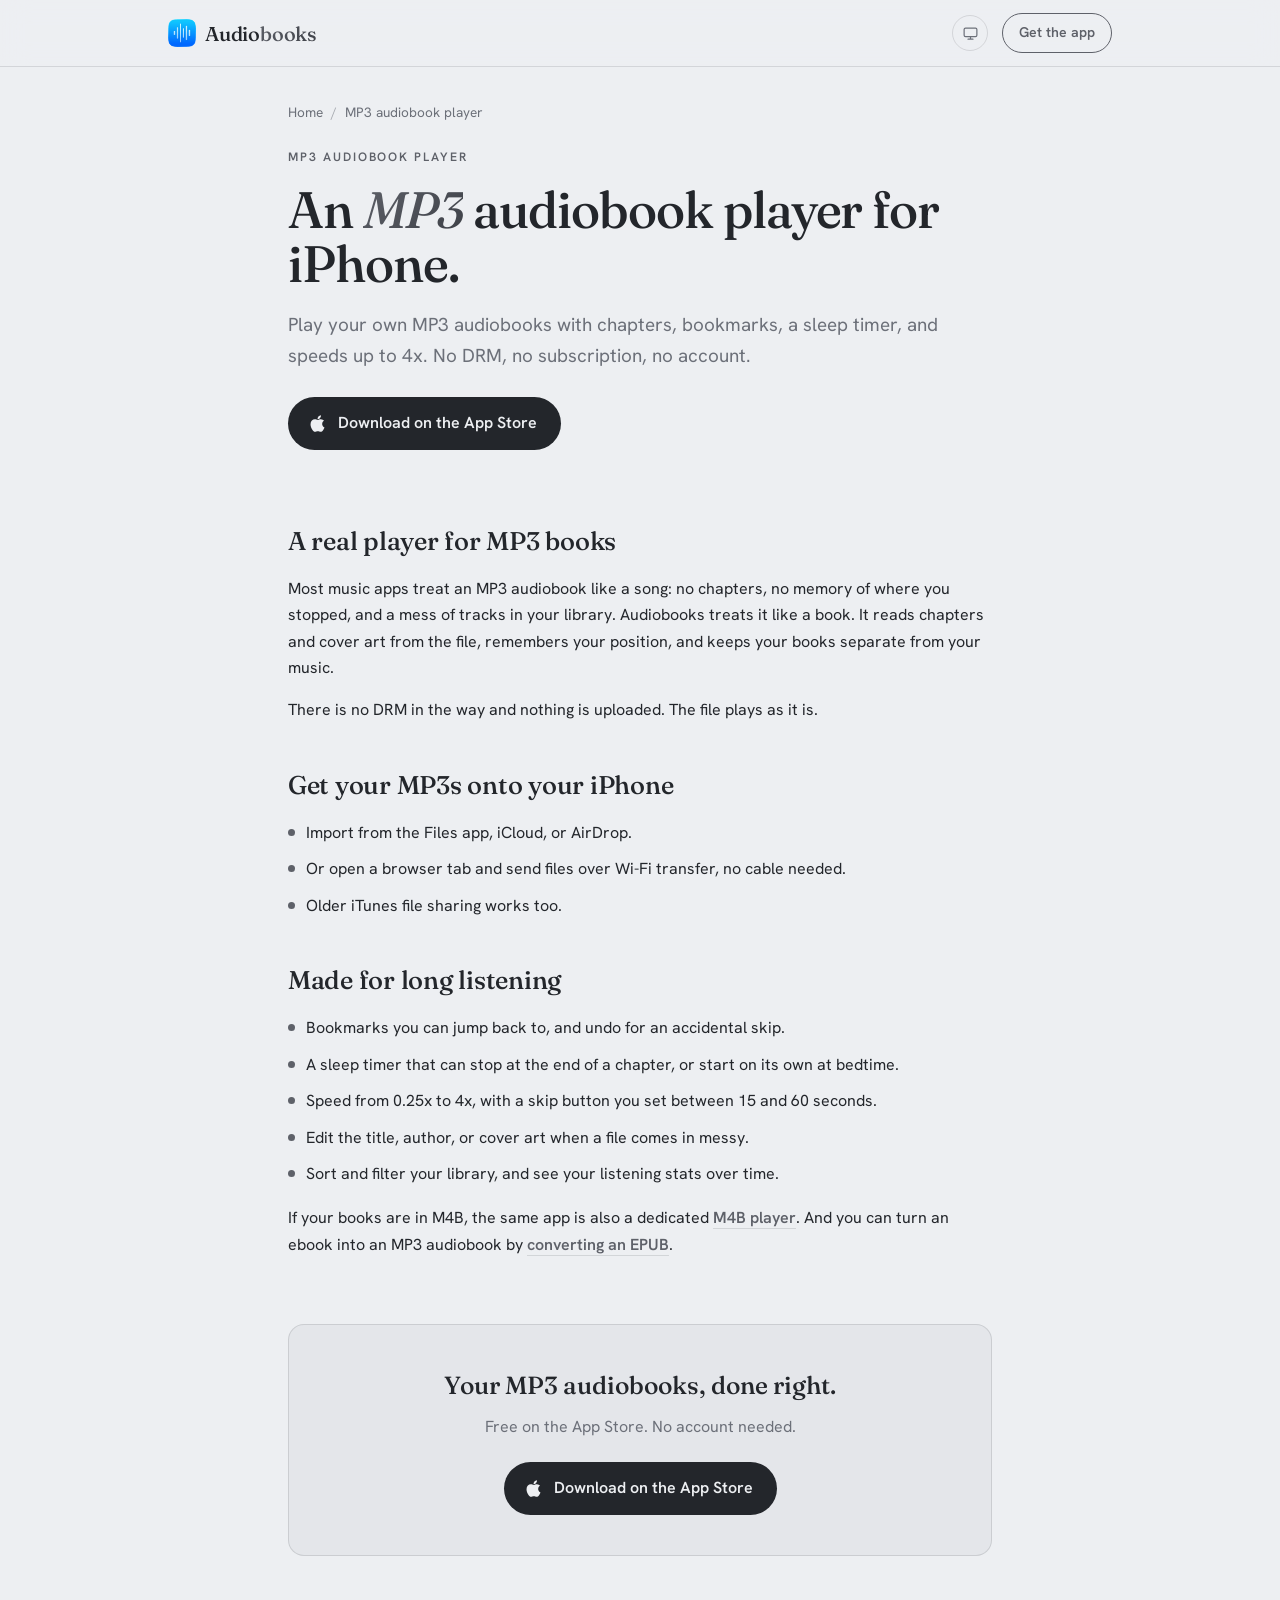
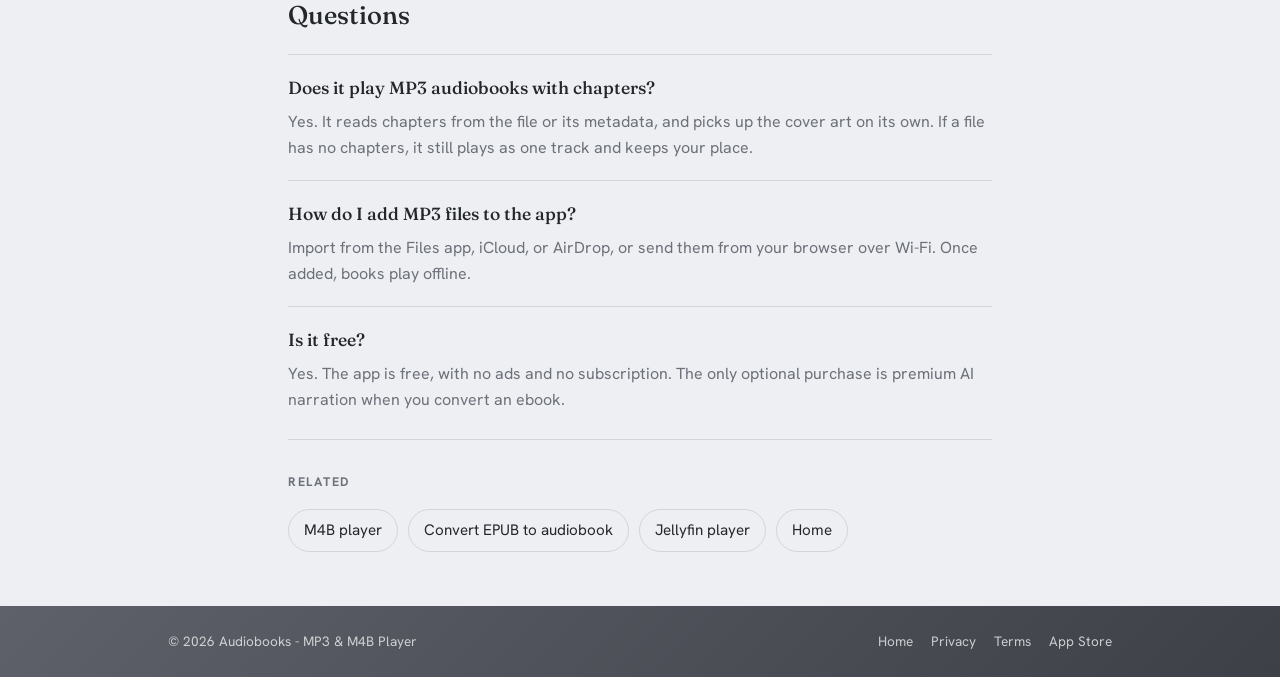
<file: mp3-audiobook-player.html>
<!DOCTYPE html>
<html lang="en">
<head>
<meta charset="UTF-8" />
<meta name="viewport" content="width=device-width, initial-scale=1.0" />
<title>MP3 Audiobook Player for iPhone: Play Your Own MP3 Books</title>
<meta name="description" content="Play your own MP3 audiobooks on iPhone with chapters, bookmarks, a sleep timer, and speeds up to 4x. No DRM, no subscription, no account. Free on the App Store." />
<link rel="canonical" href="https://audiobooks.paul-nameless.com/mp3-audiobook-player" />
<link rel="icon" type="image/png" sizes="32x32" href="assets/favicon-32.png" />
<link rel="icon" type="image/png" sizes="16x16" href="assets/favicon-16.png" />
<link rel="apple-touch-icon" href="assets/apple-touch-icon.png" />
<meta name="theme-color" media="(prefers-color-scheme: light)" content="#edeff2" />
<meta name="theme-color" media="(prefers-color-scheme: dark)" content="#16171b" />
<meta property="og:type" content="article" />
<meta property="og:site_name" content="Audiobooks" />
<meta property="og:title" content="MP3 Audiobook Player for iPhone: Play Your Own MP3 Books" />
<meta property="og:description" content="Play your own MP3 audiobooks on iPhone with chapters, bookmarks, a sleep timer, and speeds up to 4x. No DRM, no subscription, no account." />
<meta property="og:url" content="https://audiobooks.paul-nameless.com/mp3-audiobook-player" />
<meta property="og:image" content="https://audiobooks.paul-nameless.com/assets/og.png" />
<meta name="twitter:card" content="summary_large_image" />
<meta name="twitter:image" content="https://audiobooks.paul-nameless.com/assets/og.png" />
<script>(function(){var r=document.documentElement,m='system';try{var s=localStorage.getItem('theme');if(s==='light'||s==='dark')m=s;}catch(e){}r.setAttribute('data-theme-mode',m);try{if(m==='dark'||(m==='system'&&matchMedia('(prefers-color-scheme: dark)').matches))r.classList.add('dark');}catch(e){}})();</script>
<link rel="preconnect" href="https://fonts.googleapis.com" />
<link rel="preconnect" href="https://fonts.gstatic.com" crossorigin />
<link href="https://fonts.googleapis.com/css2?family=Fraunces:ital,opsz,wght@0,9..144,400..600;1,9..144,400..500&family=Hanken+Grotesk:wght@400;500;600&display=swap" rel="stylesheet" />
<link rel="stylesheet" href="assets/pages.css" />
<script type="application/ld+json">
{
  "@context": "https://schema.org",
  "@graph": [
    {
      "@type": "BreadcrumbList",
      "itemListElement": [
        { "@type": "ListItem", "position": 1, "name": "Home", "item": "https://audiobooks.paul-nameless.com/" },
        { "@type": "ListItem", "position": 2, "name": "MP3 audiobook player", "item": "https://audiobooks.paul-nameless.com/mp3-audiobook-player" }
      ]
    },
    {
      "@type": "FAQPage",
      "mainEntity": [
        { "@type": "Question", "name": "Does it play MP3 audiobooks with chapters?", "acceptedAnswer": { "@type": "Answer", "text": "Yes. It reads chapters from the file or its metadata, and picks up the cover art on its own. If a file has no chapters, it still plays as one track and keeps your place." } },
        { "@type": "Question", "name": "How do I add MP3 files to the app?", "acceptedAnswer": { "@type": "Answer", "text": "Import from the Files app, iCloud, or AirDrop, or send them from your browser over Wi-Fi. Once added, books play offline." } },
        { "@type": "Question", "name": "Is it free?", "acceptedAnswer": { "@type": "Answer", "text": "Yes. The app is free, with no ads and no subscription. The only optional purchase is premium AI narration when you convert an ebook." } }
      ]
    }
  ]
}
</script>
</head>
<body>
<header>
  <div class="nav">
    <a class="brand" href="index.html"><img src="assets/apple-touch-icon.png" width="28" height="28" alt="Audiobooks app icon" /><span>Audio<span class="hl">books</span></span></a>
    <div class="nav-right">
      <button class="theme-toggle" id="themeToggle" type="button" aria-label="Change theme: light, dark, or system">
        <svg class="icon-sun" viewBox="0 0 24 24" aria-hidden="true"><circle cx="12" cy="12" r="4.2"/><path d="M12 2.6v2.1M12 19.3v2.1M4.7 4.7l1.5 1.5M17.8 17.8l1.5 1.5M2.6 12h2.1M19.3 12h2.1M4.7 19.3l1.5-1.5M17.8 6.2l1.5-1.5"/></svg>
        <svg class="icon-moon" viewBox="0 0 24 24" aria-hidden="true"><path d="M21 12.8A8.5 8.5 0 1 1 11.2 3a7 7 0 0 0 9.8 9.8Z"/></svg>
        <svg class="icon-monitor" viewBox="0 0 24 24" aria-hidden="true"><rect x="3" y="4.5" width="18" height="12" rx="2"/><path d="M8.5 20h7M12 16.5V20"/></svg>
      </button>
      <a class="nav-cta" href="https://apps.apple.com/us/app/audiobooks-mp3-m4b-player/id6471399965">Get the app</a>
    </div>
  </div>
</header>

<main class="wrap">
  <nav class="crumb"><a href="index.html">Home</a><span>/</span>MP3 audiobook player</nav>

  <div class="page-hero">
    <div class="eyebrow">MP3 audiobook player</div>
    <h1>An <em>MP3</em> audiobook player for iPhone.</h1>
    <p class="lead">Play your own MP3 audiobooks with chapters, bookmarks, a sleep timer, and speeds up to 4x. No DRM, no subscription, no account.</p>
    <a class="btn-store" href="https://apps.apple.com/us/app/audiobooks-mp3-m4b-player/id6471399965"><svg viewBox="0 0 384 512" aria-hidden="true"><path d="M318.7 268.7c-.2-36.7 16.4-64.4 50-84.8-18.8-26.9-47.2-41.7-84.7-44.6-35.5-2.8-74.3 20.7-88.5 20.7-15 0-49.4-19.7-76.4-19.7C63.3 141.2 4 184.8 4 273.5q0 39.3 14.4 81.2c12.8 36.7 59 126.7 107.2 125.2 25.2-.6 43-17.9 75.8-17.9 31.8 0 48.3 17.9 76.4 17.9 48.6-.7 90.4-82.5 102.6-119.3-65.2-30.7-61.7-90-61.7-91.9zm-56.6-164.2c27.3-32.4 24.8-61.9 24-72.5-24.1 1.4-52 16.4-67.9 34.9-17.5 19.8-27.8 44.3-25.6 71.9 26.1 2 49.9-11.4 69.5-34.3z"/></svg>Download on the App Store</a>
  </div>

  <article class="prose">
    <h2>A real player for MP3 books</h2>
    <p>Most music apps treat an MP3 audiobook like a song: no chapters, no memory of where you stopped, and a mess of tracks in your library. Audiobooks treats it like a book. It reads chapters and cover art from the file, remembers your position, and keeps your books separate from your music.</p>
    <p>There is no DRM in the way and nothing is uploaded. The file plays as it is.</p>

    <h2>Get your MP3s onto your iPhone</h2>
    <ul>
      <li>Import from the Files app, iCloud, or AirDrop.</li>
      <li>Or open a browser tab and send files over Wi-Fi transfer, no cable needed.</li>
      <li>Older iTunes file sharing works too.</li>
    </ul>

    <h2>Made for long listening</h2>
    <ul>
      <li>Bookmarks you can jump back to, and undo for an accidental skip.</li>
      <li>A sleep timer that can stop at the end of a chapter, or start on its own at bedtime.</li>
      <li>Speed from 0.25x to 4x, with a skip button you set between 15 and 60 seconds.</li>
      <li>Edit the title, author, or cover art when a file comes in messy.</li>
      <li>Sort and filter your library, and see your listening stats over time.</li>
    </ul>
    <p>If your books are in M4B, the same app is also a dedicated <a class="inline" href="m4b-player.html">M4B player</a>. And you can turn an ebook into an MP3 audiobook by <a class="inline" href="convert-epub-to-audiobook.html">converting an EPUB</a>.</p>
  </article>

  <div class="cta-band">
    <h2>Your MP3 audiobooks, done right.</h2>
    <p>Free on the App Store. No account needed.</p>
    <a class="btn-store" href="https://apps.apple.com/us/app/audiobooks-mp3-m4b-player/id6471399965"><svg viewBox="0 0 384 512" aria-hidden="true"><path d="M318.7 268.7c-.2-36.7 16.4-64.4 50-84.8-18.8-26.9-47.2-41.7-84.7-44.6-35.5-2.8-74.3 20.7-88.5 20.7-15 0-49.4-19.7-76.4-19.7C63.3 141.2 4 184.8 4 273.5q0 39.3 14.4 81.2c12.8 36.7 59 126.7 107.2 125.2 25.2-.6 43-17.9 75.8-17.9 31.8 0 48.3 17.9 76.4 17.9 48.6-.7 90.4-82.5 102.6-119.3-65.2-30.7-61.7-90-61.7-91.9zm-56.6-164.2c27.3-32.4 24.8-61.9 24-72.5-24.1 1.4-52 16.4-67.9 34.9-17.5 19.8-27.8 44.3-25.6 71.9 26.1 2 49.9-11.4 69.5-34.3z"/></svg>Download on the App Store</a>
  </div>

  <section class="faq">
    <h2>Questions</h2>
    <div class="faq-item">
      <h3>Does it play MP3 audiobooks with chapters?</h3>
      <p>Yes. It reads chapters from the file or its metadata, and picks up the cover art on its own. If a file has no chapters, it still plays as one track and keeps your place.</p>
    </div>
    <div class="faq-item">
      <h3>How do I add MP3 files to the app?</h3>
      <p>Import from the Files app, iCloud, or AirDrop, or send them from your browser over Wi-Fi. Once added, books play offline.</p>
    </div>
    <div class="faq-item">
      <h3>Is it free?</h3>
      <p>Yes. The app is free, with no ads and no subscription. The only optional purchase is premium AI narration when you convert an ebook.</p>
    </div>
  </section>

  <section class="related">
    <h2>Related</h2>
    <div class="related-links">
      <a href="m4b-player.html">M4B player</a>
      <a href="convert-epub-to-audiobook.html">Convert EPUB to audiobook</a>
      <a href="jellyfin-audiobook-player.html">Jellyfin player</a>
      <a href="index.html">Home</a>
    </div>
  </section>
</main>

<footer>
  <div class="foot">
    <span>© 2026 Audiobooks - MP3 &amp; M4B Player</span>
    <nav class="foot-links">
      <a href="index.html">Home</a>
      <a href="privacy.html">Privacy</a>
      <a href="terms.html">Terms</a>
      <a href="https://apps.apple.com/us/app/audiobooks-mp3-m4b-player/id6471399965">App Store</a>
    </nav>
  </div>
</footer>

<script>
  (function () {
    var r = document.documentElement, mq = window.matchMedia('(prefers-color-scheme: dark)'), modes = ['system', 'light', 'dark'];
    function apply(m) { r.setAttribute('data-theme-mode', m); r.classList.toggle('dark', m === 'dark' || (m === 'system' && mq.matches)); }
    var t = document.getElementById('themeToggle');
    if (t) t.addEventListener('click', function () {
      var next = modes[(modes.indexOf(r.getAttribute('data-theme-mode') || 'system') + 1) % 3];
      try { localStorage.setItem('theme', next); } catch (e) {}
      apply(next);
    });
    try { mq.addEventListener('change', function () { if ((r.getAttribute('data-theme-mode') || 'system') === 'system') apply('system'); }); } catch (e) {}
  })();
</script>
</body>
</html>
</file>
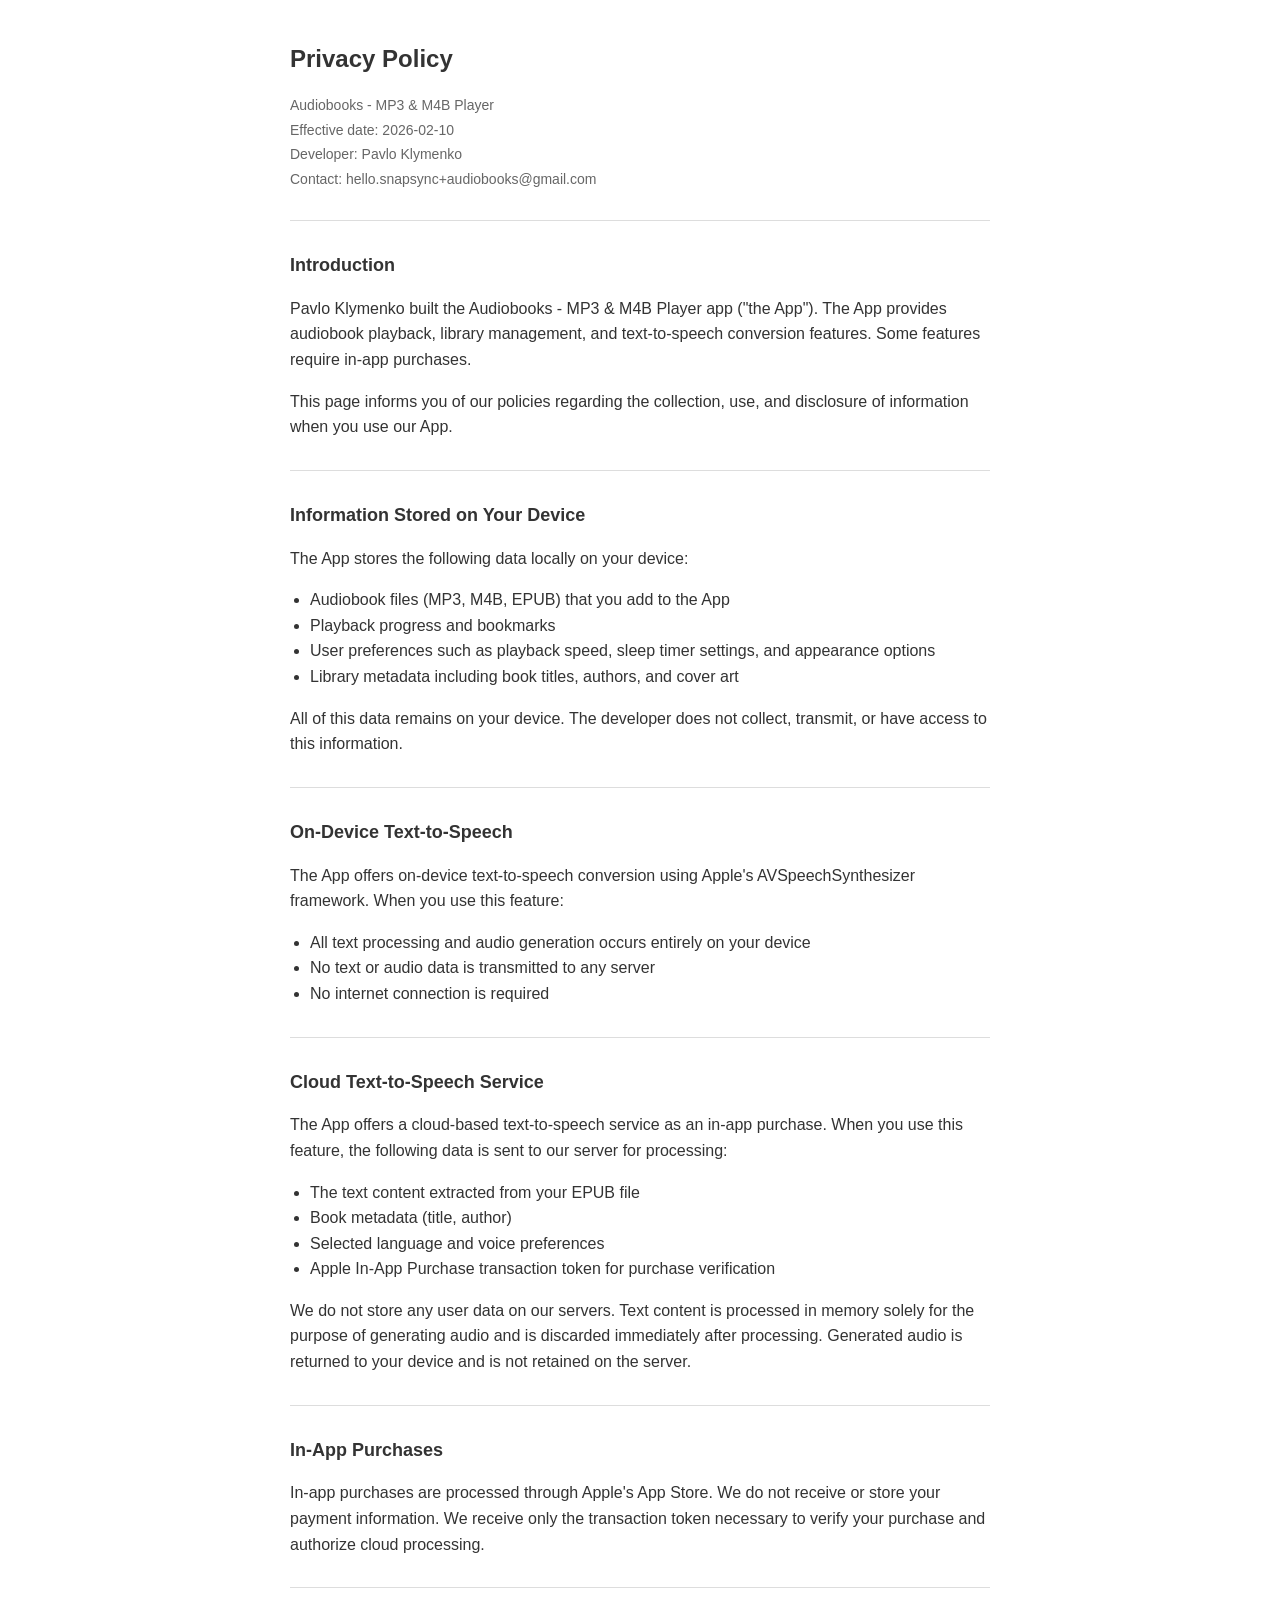
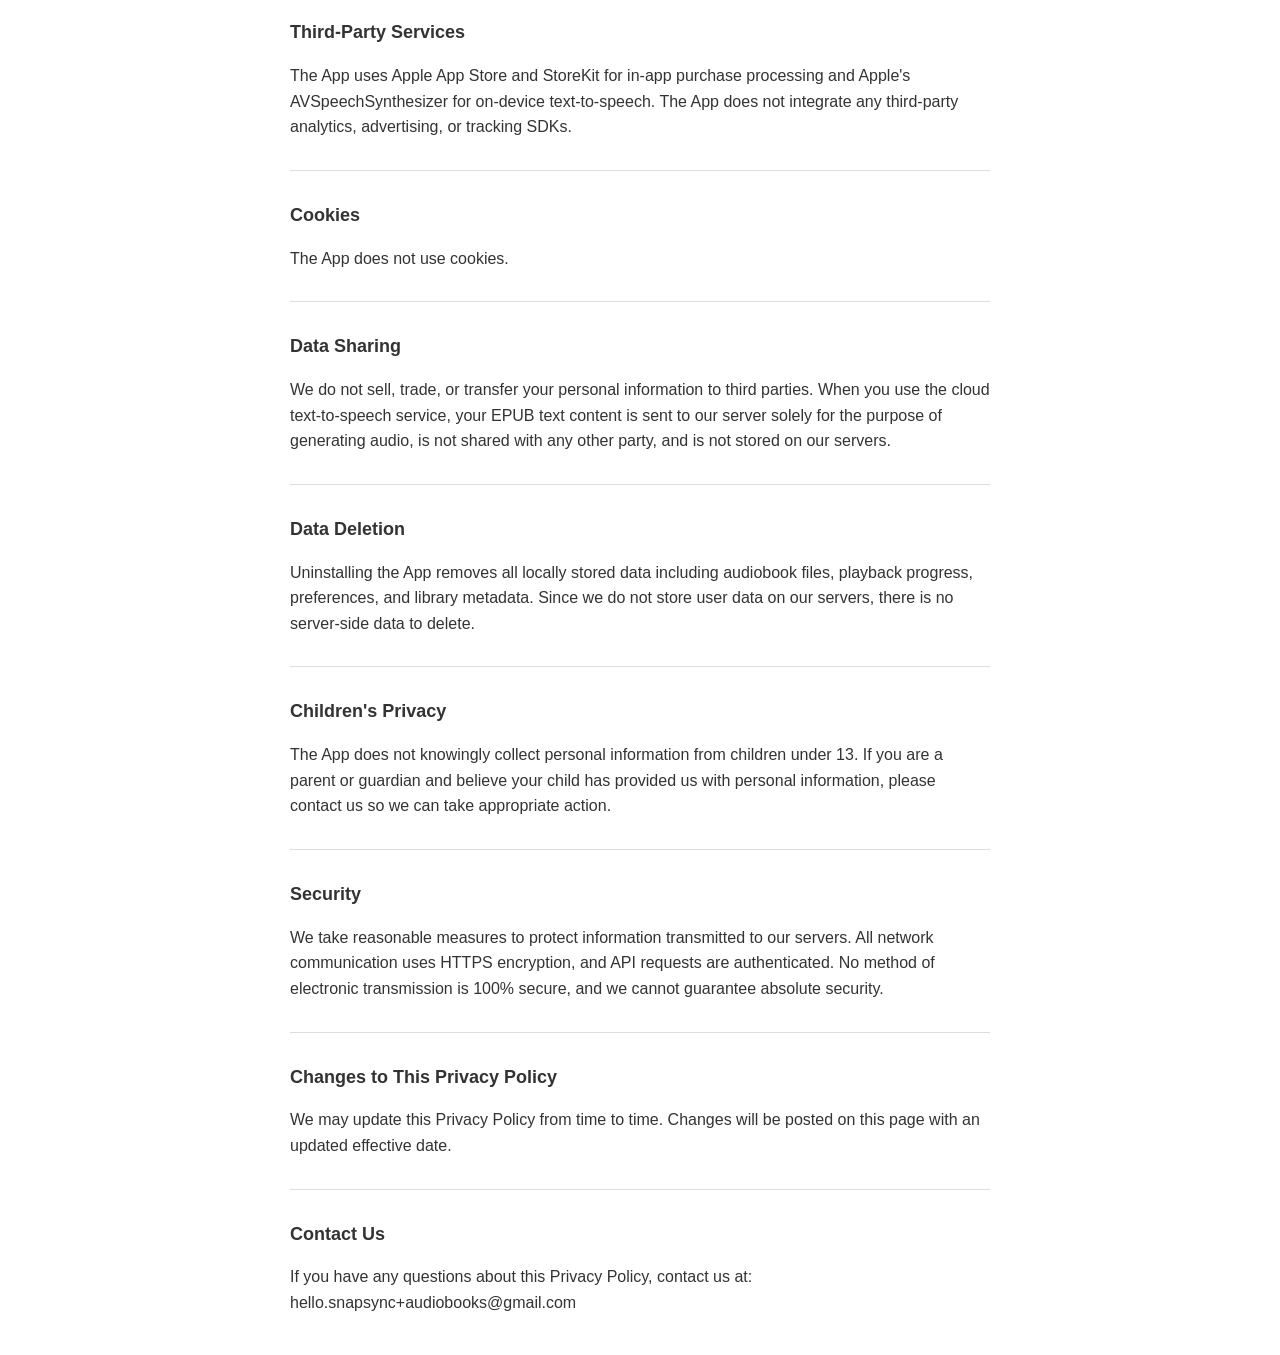
<file: privacy.html>
<!DOCTYPE html>
<html lang="en">
<head>
    <meta charset="UTF-8">
    <meta name="viewport" content="width=device-width, initial-scale=1.0">
    <title>Privacy Policy - Audiobooks</title>
    <link rel="canonical" href="https://audiobooks.paul-nameless.com/privacy" />
    <link rel="icon" type="image/png" sizes="32x32" href="assets/favicon-32.png" />
    <link rel="icon" type="image/png" sizes="16x16" href="assets/favicon-16.png" />
    <link rel="apple-touch-icon" href="assets/apple-touch-icon.png" />
    <meta name="robots" content="index, follow" />
    <meta name="theme-color" media="(prefers-color-scheme: light)" content="#ffffff" />
    <meta name="theme-color" media="(prefers-color-scheme: dark)" content="#16171b" />
    <script>(function(){var m='system';try{var s=localStorage.getItem('theme');if(s==='light'||s==='dark')m=s;}catch(e){}try{if(m==='dark'||(m==='system'&&matchMedia('(prefers-color-scheme: dark)').matches))document.documentElement.classList.add('dark');}catch(e){}})();</script>
    <style>
        body { font-family: -apple-system, Helvetica, Arial, sans-serif; max-width: 700px; margin: 40px auto; padding: 0 20px; line-height: 1.6; color: #333; }
        h1 { font-size: 24px; }
        h2 { font-size: 18px; margin-top: 30px; }
        p.meta { color: #666; font-size: 14px; margin: 2px 0; }
        ul { padding-left: 20px; }
        hr { border: none; border-top: 1px solid #ddd; margin: 30px 0; }
        :root.dark { background: #16171b; }
        :root.dark body { background: #16171b; color: #c9ced6; }
        :root.dark h1, :root.dark h2 { color: #e9eaee; }
        :root.dark p.meta { color: #9aa0aa; }
        :root.dark a { color: #aab0bb; }
        :root.dark hr { border-top-color: rgba(255, 255, 255, 0.12); }
    </style>
</head>
<body>

<h1>Privacy Policy</h1>
<p class="meta">Audiobooks - MP3 & M4B Player</p>
<p class="meta">Effective date: 2026-02-10</p>
<p class="meta">Developer: Pavlo Klymenko</p>
<p class="meta">Contact: hello.snapsync+audiobooks@gmail.com</p>

<hr>

<h2>Introduction</h2>
<p>Pavlo Klymenko built the Audiobooks - MP3 & M4B Player app ("the App"). The App provides audiobook playback, library management, and text-to-speech conversion features. Some features require in-app purchases.</p>
<p>This page informs you of our policies regarding the collection, use, and disclosure of information when you use our App.</p>

<hr>

<h2>Information Stored on Your Device</h2>
<p>The App stores the following data locally on your device:</p>
<ul>
    <li>Audiobook files (MP3, M4B, EPUB) that you add to the App</li>
    <li>Playback progress and bookmarks</li>
    <li>User preferences such as playback speed, sleep timer settings, and appearance options</li>
    <li>Library metadata including book titles, authors, and cover art</li>
</ul>
<p>All of this data remains on your device. The developer does not collect, transmit, or have access to this information.</p>

<hr>

<h2>On-Device Text-to-Speech</h2>
<p>The App offers on-device text-to-speech conversion using Apple's AVSpeechSynthesizer framework. When you use this feature:</p>
<ul>
    <li>All text processing and audio generation occurs entirely on your device</li>
    <li>No text or audio data is transmitted to any server</li>
    <li>No internet connection is required</li>
</ul>

<hr>

<h2>Cloud Text-to-Speech Service</h2>
<p>The App offers a cloud-based text-to-speech service as an in-app purchase. When you use this feature, the following data is sent to our server for processing:</p>
<ul>
    <li>The text content extracted from your EPUB file</li>
    <li>Book metadata (title, author)</li>
    <li>Selected language and voice preferences</li>
    <li>Apple In-App Purchase transaction token for purchase verification</li>
</ul>
<p>We do not store any user data on our servers. Text content is processed in memory solely for the purpose of generating audio and is discarded immediately after processing. Generated audio is returned to your device and is not retained on the server.</p>

<hr>

<h2>In-App Purchases</h2>
<p>In-app purchases are processed through Apple's App Store. We do not receive or store your payment information. We receive only the transaction token necessary to verify your purchase and authorize cloud processing.</p>

<hr>

<h2>Third-Party Services</h2>
<p>The App uses Apple App Store and StoreKit for in-app purchase processing and Apple's AVSpeechSynthesizer for on-device text-to-speech. The App does not integrate any third-party analytics, advertising, or tracking SDKs.</p>

<hr>

<h2>Cookies</h2>
<p>The App does not use cookies.</p>

<hr>

<h2>Data Sharing</h2>
<p>We do not sell, trade, or transfer your personal information to third parties. When you use the cloud text-to-speech service, your EPUB text content is sent to our server solely for the purpose of generating audio, is not shared with any other party, and is not stored on our servers.</p>

<hr>

<h2>Data Deletion</h2>
<p>Uninstalling the App removes all locally stored data including audiobook files, playback progress, preferences, and library metadata. Since we do not store user data on our servers, there is no server-side data to delete.</p>

<hr>

<h2>Children's Privacy</h2>
<p>The App does not knowingly collect personal information from children under 13. If you are a parent or guardian and believe your child has provided us with personal information, please contact us so we can take appropriate action.</p>

<hr>

<h2>Security</h2>
<p>We take reasonable measures to protect information transmitted to our servers. All network communication uses HTTPS encryption, and API requests are authenticated. No method of electronic transmission is 100% secure, and we cannot guarantee absolute security.</p>

<hr>

<h2>Changes to This Privacy Policy</h2>
<p>We may update this Privacy Policy from time to time. Changes will be posted on this page with an updated effective date.</p>

<hr>

<h2>Contact Us</h2>
<p>If you have any questions about this Privacy Policy, contact us at:<br>
hello.snapsync+audiobooks@gmail.com</p>

<script>try{matchMedia('(prefers-color-scheme: dark)').addEventListener('change',function(e){var s;try{s=localStorage.getItem('theme');}catch(_){}if(s!=='light'&&s!=='dark')document.documentElement.classList.toggle('dark',e.matches);});}catch(e){}</script>
</body>
</html>
</file>
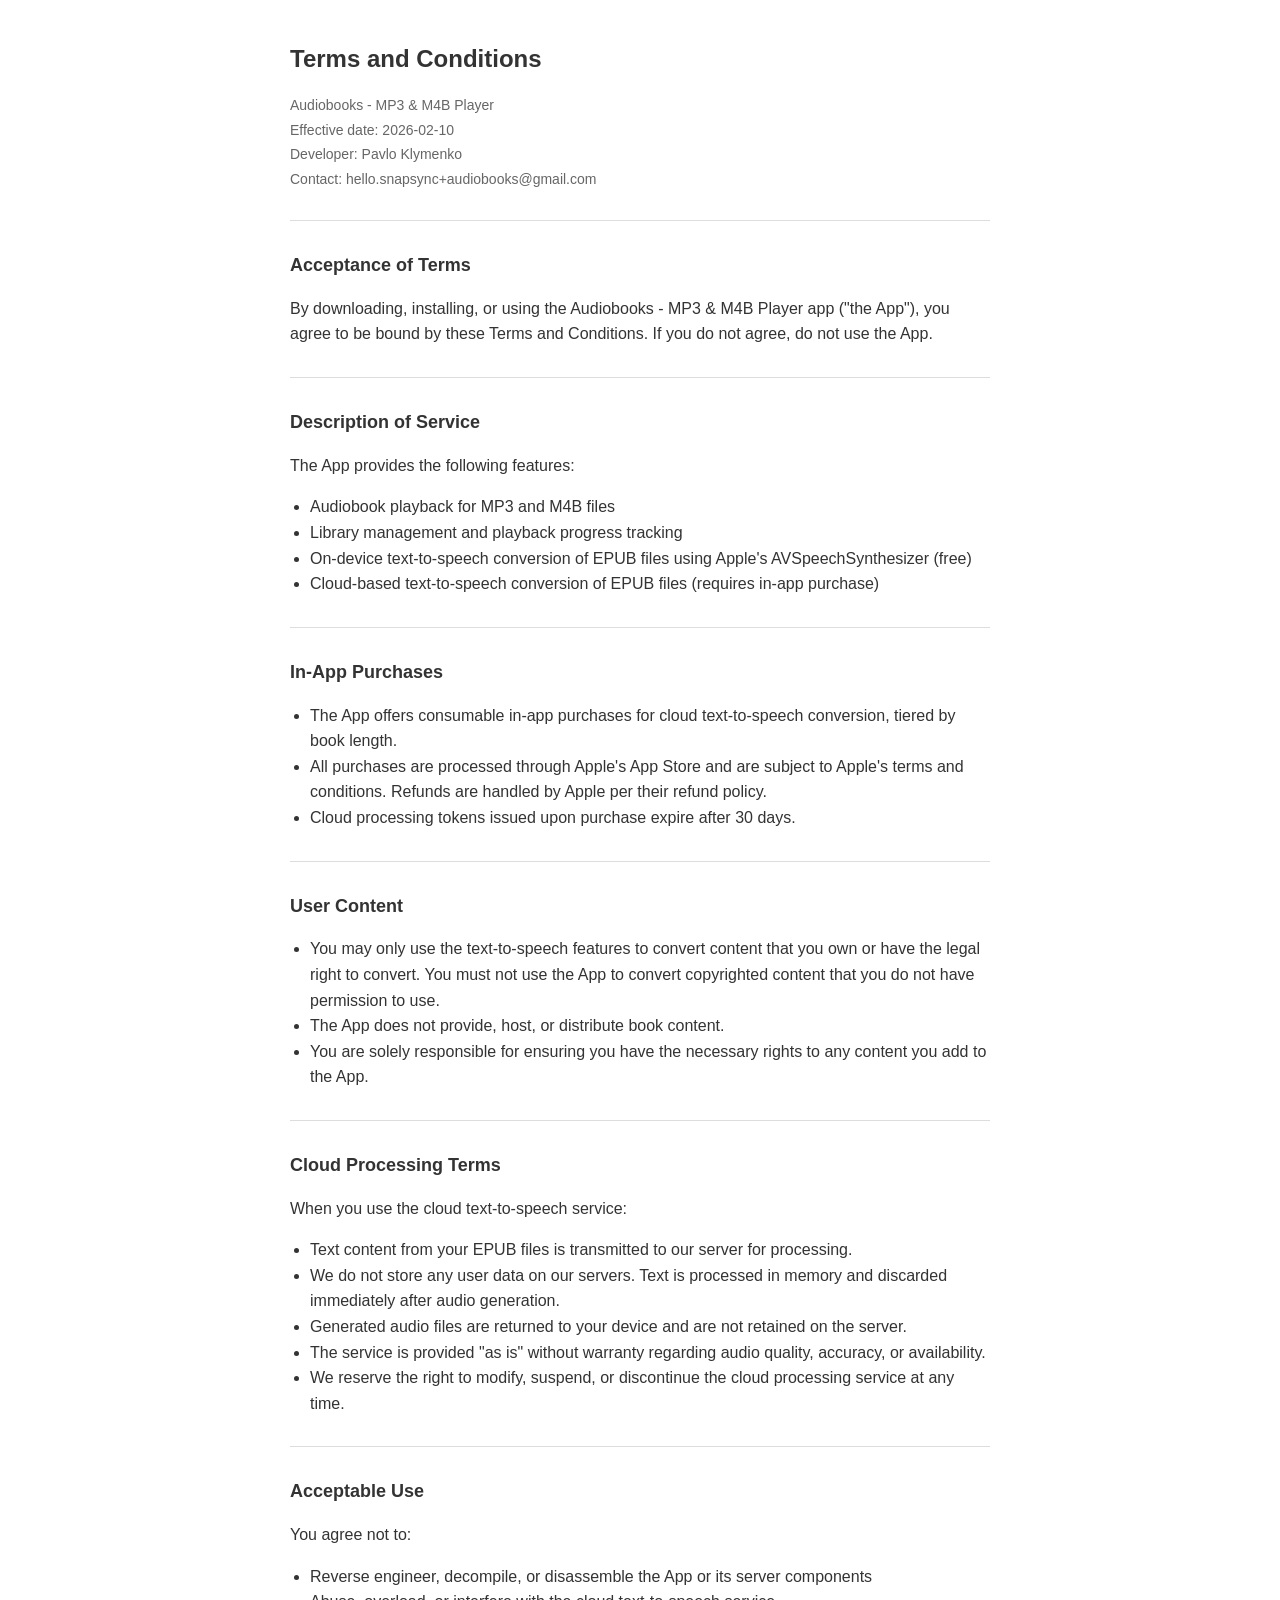
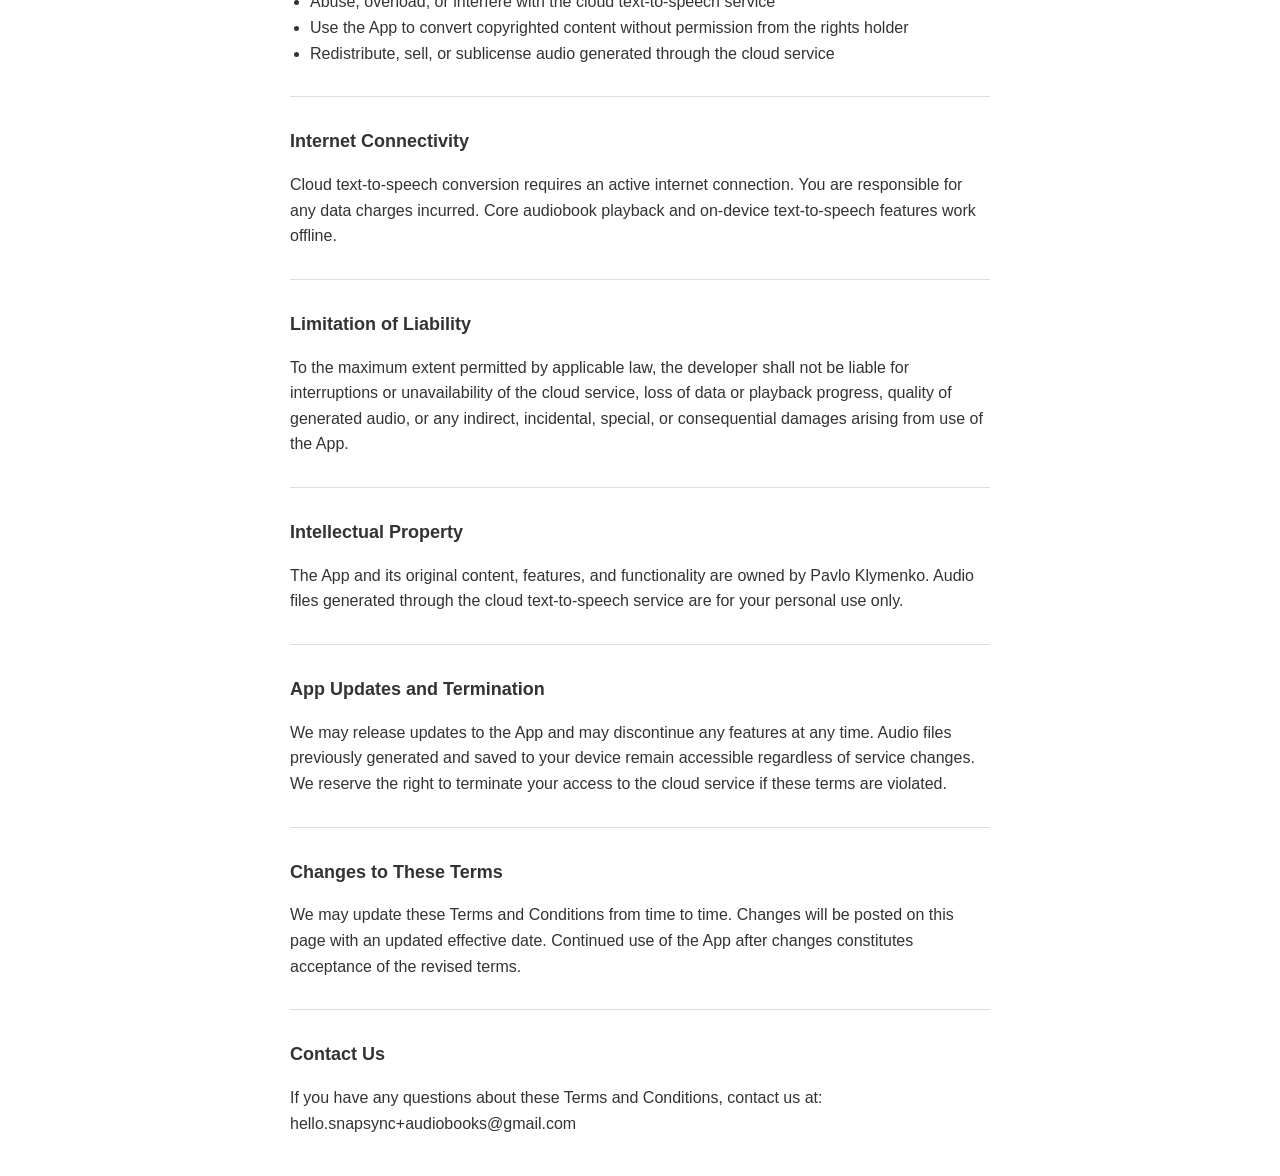
<file: terms.html>
<!DOCTYPE html>
<html lang="en">
<head>
    <meta charset="UTF-8">
    <meta name="viewport" content="width=device-width, initial-scale=1.0">
    <title>Terms and Conditions - Audiobooks</title>
    <link rel="canonical" href="https://audiobooks.paul-nameless.com/terms" />
    <link rel="icon" type="image/png" sizes="32x32" href="assets/favicon-32.png" />
    <link rel="icon" type="image/png" sizes="16x16" href="assets/favicon-16.png" />
    <link rel="apple-touch-icon" href="assets/apple-touch-icon.png" />
    <meta name="robots" content="index, follow" />
    <meta name="theme-color" media="(prefers-color-scheme: light)" content="#ffffff" />
    <meta name="theme-color" media="(prefers-color-scheme: dark)" content="#16171b" />
    <script>(function(){var m='system';try{var s=localStorage.getItem('theme');if(s==='light'||s==='dark')m=s;}catch(e){}try{if(m==='dark'||(m==='system'&&matchMedia('(prefers-color-scheme: dark)').matches))document.documentElement.classList.add('dark');}catch(e){}})();</script>
    <style>
        body { font-family: -apple-system, Helvetica, Arial, sans-serif; max-width: 700px; margin: 40px auto; padding: 0 20px; line-height: 1.6; color: #333; }
        h1 { font-size: 24px; }
        h2 { font-size: 18px; margin-top: 30px; }
        p.meta { color: #666; font-size: 14px; margin: 2px 0; }
        ul { padding-left: 20px; }
        hr { border: none; border-top: 1px solid #ddd; margin: 30px 0; }
        :root.dark { background: #16171b; }
        :root.dark body { background: #16171b; color: #c9ced6; }
        :root.dark h1, :root.dark h2 { color: #e9eaee; }
        :root.dark p.meta { color: #9aa0aa; }
        :root.dark a { color: #aab0bb; }
        :root.dark hr { border-top-color: rgba(255, 255, 255, 0.12); }
    </style>
</head>
<body>

<h1>Terms and Conditions</h1>
<p class="meta">Audiobooks - MP3 & M4B Player</p>
<p class="meta">Effective date: 2026-02-10</p>
<p class="meta">Developer: Pavlo Klymenko</p>
<p class="meta">Contact: hello.snapsync+audiobooks@gmail.com</p>

<hr>

<h2>Acceptance of Terms</h2>
<p>By downloading, installing, or using the Audiobooks - MP3 & M4B Player app ("the App"), you agree to be bound by these Terms and Conditions. If you do not agree, do not use the App.</p>

<hr>

<h2>Description of Service</h2>
<p>The App provides the following features:</p>
<ul>
    <li>Audiobook playback for MP3 and M4B files</li>
    <li>Library management and playback progress tracking</li>
    <li>On-device text-to-speech conversion of EPUB files using Apple's AVSpeechSynthesizer (free)</li>
    <li>Cloud-based text-to-speech conversion of EPUB files (requires in-app purchase)</li>
</ul>

<hr>

<h2>In-App Purchases</h2>
<ul>
    <li>The App offers consumable in-app purchases for cloud text-to-speech conversion, tiered by book length.</li>
    <li>All purchases are processed through Apple's App Store and are subject to Apple's terms and conditions. Refunds are handled by Apple per their refund policy.</li>
    <li>Cloud processing tokens issued upon purchase expire after 30 days.</li>
</ul>

<hr>

<h2>User Content</h2>
<ul>
    <li>You may only use the text-to-speech features to convert content that you own or have the legal right to convert. You must not use the App to convert copyrighted content that you do not have permission to use.</li>
    <li>The App does not provide, host, or distribute book content.</li>
    <li>You are solely responsible for ensuring you have the necessary rights to any content you add to the App.</li>
</ul>

<hr>

<h2>Cloud Processing Terms</h2>
<p>When you use the cloud text-to-speech service:</p>
<ul>
    <li>Text content from your EPUB files is transmitted to our server for processing.</li>
    <li>We do not store any user data on our servers. Text is processed in memory and discarded immediately after audio generation.</li>
    <li>Generated audio files are returned to your device and are not retained on the server.</li>
    <li>The service is provided "as is" without warranty regarding audio quality, accuracy, or availability.</li>
    <li>We reserve the right to modify, suspend, or discontinue the cloud processing service at any time.</li>
</ul>

<hr>

<h2>Acceptable Use</h2>
<p>You agree not to:</p>
<ul>
    <li>Reverse engineer, decompile, or disassemble the App or its server components</li>
    <li>Abuse, overload, or interfere with the cloud text-to-speech service</li>
    <li>Use the App to convert copyrighted content without permission from the rights holder</li>
    <li>Redistribute, sell, or sublicense audio generated through the cloud service</li>
</ul>

<hr>

<h2>Internet Connectivity</h2>
<p>Cloud text-to-speech conversion requires an active internet connection. You are responsible for any data charges incurred. Core audiobook playback and on-device text-to-speech features work offline.</p>

<hr>

<h2>Limitation of Liability</h2>
<p>To the maximum extent permitted by applicable law, the developer shall not be liable for interruptions or unavailability of the cloud service, loss of data or playback progress, quality of generated audio, or any indirect, incidental, special, or consequential damages arising from use of the App.</p>

<hr>

<h2>Intellectual Property</h2>
<p>The App and its original content, features, and functionality are owned by Pavlo Klymenko. Audio files generated through the cloud text-to-speech service are for your personal use only.</p>

<hr>

<h2>App Updates and Termination</h2>
<p>We may release updates to the App and may discontinue any features at any time. Audio files previously generated and saved to your device remain accessible regardless of service changes. We reserve the right to terminate your access to the cloud service if these terms are violated.</p>

<hr>

<h2>Changes to These Terms</h2>
<p>We may update these Terms and Conditions from time to time. Changes will be posted on this page with an updated effective date. Continued use of the App after changes constitutes acceptance of the revised terms.</p>

<hr>

<h2>Contact Us</h2>
<p>If you have any questions about these Terms and Conditions, contact us at:<br>
hello.snapsync+audiobooks@gmail.com</p>

<script>try{matchMedia('(prefers-color-scheme: dark)').addEventListener('change',function(e){var s;try{s=localStorage.getItem('theme');}catch(_){}if(s!=='light'&&s!=='dark')document.documentElement.classList.toggle('dark',e.matches);});}catch(e){}</script>
</body>
</html>
</file>
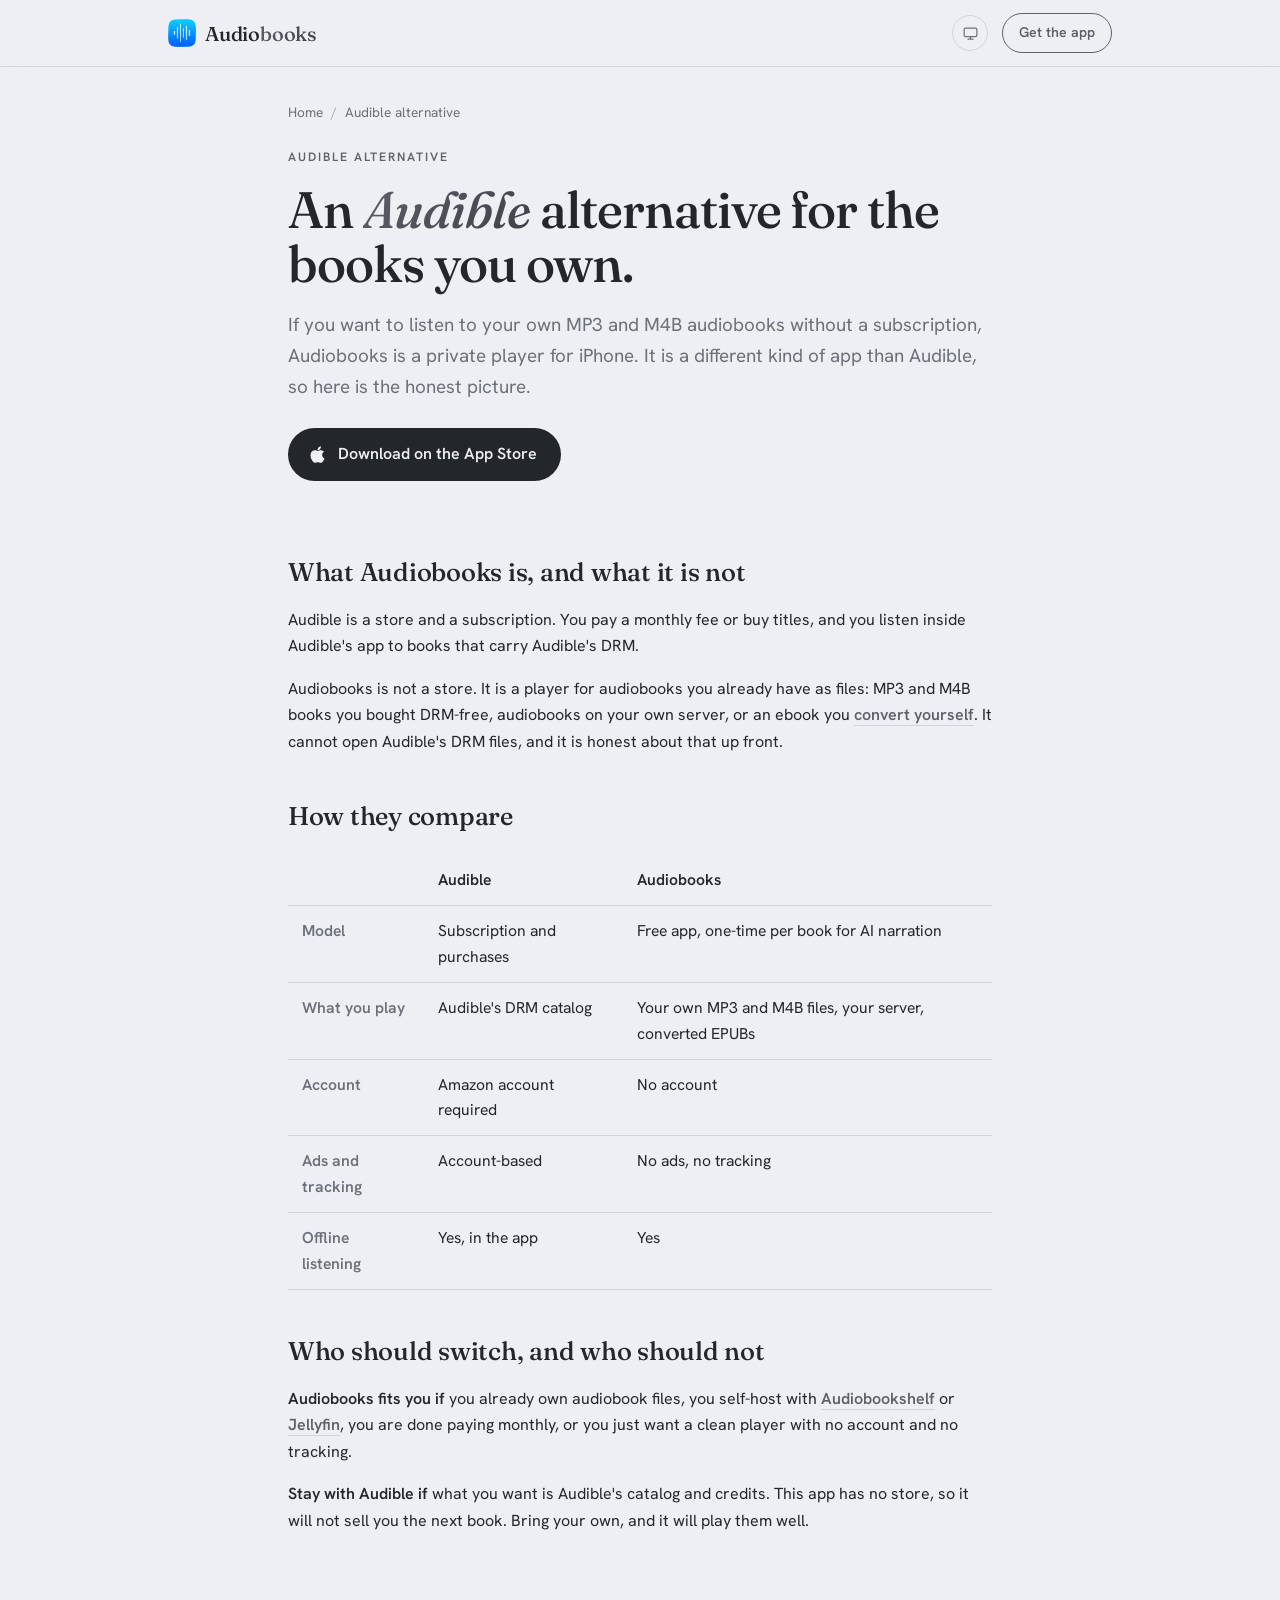
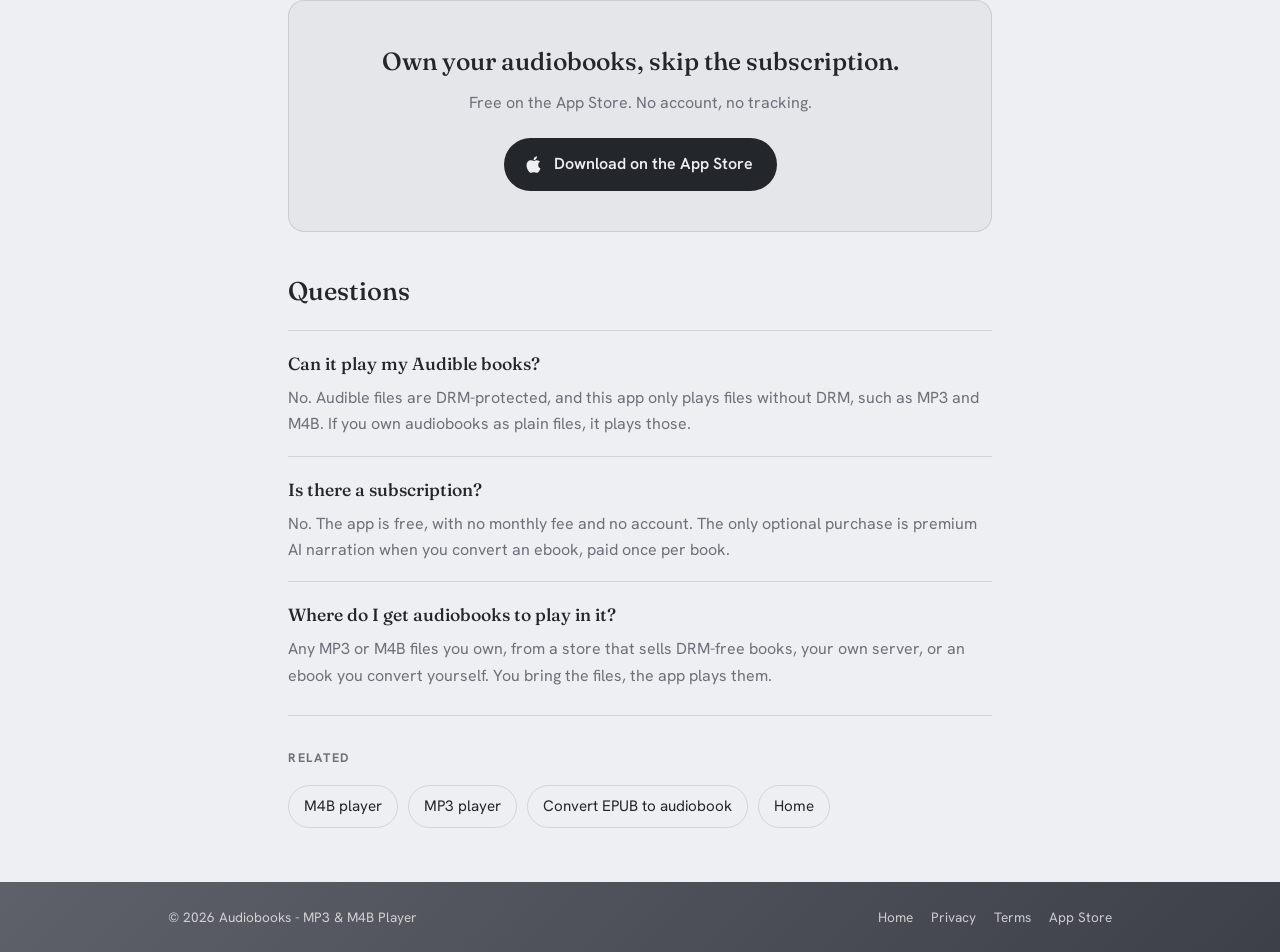
<file: alternatives/audible.html>
<!DOCTYPE html>
<html lang="en">
<head>
<meta charset="UTF-8" />
<meta name="viewport" content="width=device-width, initial-scale=1.0" />
<title>An Audible Alternative for the Audiobooks You Own</title>
<meta name="description" content="Want to listen to your own MP3 and M4B audiobooks without a subscription? Audiobooks is a private iPhone player. It is not an Audible client and does not play DRM Audible files." />
<link rel="canonical" href="https://audiobooks.paul-nameless.com/alternatives/audible" />
<link rel="icon" type="image/png" sizes="32x32" href="../assets/favicon-32.png" />
<link rel="icon" type="image/png" sizes="16x16" href="../assets/favicon-16.png" />
<link rel="apple-touch-icon" href="../assets/apple-touch-icon.png" />
<meta name="theme-color" media="(prefers-color-scheme: light)" content="#edeff2" />
<meta name="theme-color" media="(prefers-color-scheme: dark)" content="#16171b" />
<meta property="og:type" content="article" />
<meta property="og:site_name" content="Audiobooks" />
<meta property="og:title" content="An Audible Alternative for the Audiobooks You Own" />
<meta property="og:description" content="A private iPhone player for your own MP3 and M4B audiobooks. No subscription, no account. It does not play DRM-protected Audible files." />
<meta property="og:url" content="https://audiobooks.paul-nameless.com/alternatives/audible" />
<meta property="og:image" content="https://audiobooks.paul-nameless.com/assets/og.png" />
<meta name="twitter:card" content="summary_large_image" />
<meta name="twitter:image" content="https://audiobooks.paul-nameless.com/assets/og.png" />
<script>(function(){var r=document.documentElement,m='system';try{var s=localStorage.getItem('theme');if(s==='light'||s==='dark')m=s;}catch(e){}r.setAttribute('data-theme-mode',m);try{if(m==='dark'||(m==='system'&&matchMedia('(prefers-color-scheme: dark)').matches))r.classList.add('dark');}catch(e){}})();</script>
<link rel="preconnect" href="https://fonts.googleapis.com" />
<link rel="preconnect" href="https://fonts.gstatic.com" crossorigin />
<link href="https://fonts.googleapis.com/css2?family=Fraunces:ital,opsz,wght@0,9..144,400..600;1,9..144,400..500&family=Hanken+Grotesk:wght@400;500;600&display=swap" rel="stylesheet" />
<link rel="stylesheet" href="../assets/pages.css" />
<script type="application/ld+json">
{
  "@context": "https://schema.org",
  "@graph": [
    {
      "@type": "BreadcrumbList",
      "itemListElement": [
        { "@type": "ListItem", "position": 1, "name": "Home", "item": "https://audiobooks.paul-nameless.com/" },
        { "@type": "ListItem", "position": 2, "name": "Audible alternative", "item": "https://audiobooks.paul-nameless.com/alternatives/audible" }
      ]
    },
    {
      "@type": "FAQPage",
      "mainEntity": [
        { "@type": "Question", "name": "Can it play my Audible books?", "acceptedAnswer": { "@type": "Answer", "text": "No. Audible files are DRM-protected, and this app only plays files without DRM, such as MP3 and M4B. If you own audiobooks as plain files, it plays those." } },
        { "@type": "Question", "name": "Is there a subscription?", "acceptedAnswer": { "@type": "Answer", "text": "No. The app is free, with no monthly fee and no account. The only optional purchase is premium AI narration when you convert an ebook, paid once per book." } },
        { "@type": "Question", "name": "Where do I get audiobooks to play in it?", "acceptedAnswer": { "@type": "Answer", "text": "Any MP3 or M4B files you own, from a store that sells DRM-free books, your own server, or an ebook you convert yourself. You bring the files, the app plays them." } }
      ]
    }
  ]
}
</script>
</head>
<body>
<header>
  <div class="nav">
    <a class="brand" href="../index.html"><img src="../assets/apple-touch-icon.png" width="28" height="28" alt="Audiobooks app icon" /><span>Audio<span class="hl">books</span></span></a>
    <div class="nav-right">
      <button class="theme-toggle" id="themeToggle" type="button" aria-label="Change theme: light, dark, or system">
        <svg class="icon-sun" viewBox="0 0 24 24" aria-hidden="true"><circle cx="12" cy="12" r="4.2"/><path d="M12 2.6v2.1M12 19.3v2.1M4.7 4.7l1.5 1.5M17.8 17.8l1.5 1.5M2.6 12h2.1M19.3 12h2.1M4.7 19.3l1.5-1.5M17.8 6.2l1.5-1.5"/></svg>
        <svg class="icon-moon" viewBox="0 0 24 24" aria-hidden="true"><path d="M21 12.8A8.5 8.5 0 1 1 11.2 3a7 7 0 0 0 9.8 9.8Z"/></svg>
        <svg class="icon-monitor" viewBox="0 0 24 24" aria-hidden="true"><rect x="3" y="4.5" width="18" height="12" rx="2"/><path d="M8.5 20h7M12 16.5V20"/></svg>
      </button>
      <a class="nav-cta" href="https://apps.apple.com/us/app/audiobooks-mp3-m4b-player/id6471399965">Get the app</a>
    </div>
  </div>
</header>

<main class="wrap">
  <nav class="crumb"><a href="../index.html">Home</a><span>/</span>Audible alternative</nav>

  <div class="page-hero">
    <div class="eyebrow">Audible alternative</div>
    <h1>An <em>Audible</em> alternative for the books you own.</h1>
    <p class="lead">If you want to listen to your own MP3 and M4B audiobooks without a subscription, Audiobooks is a private player for iPhone. It is a different kind of app than Audible, so here is the honest picture.</p>
    <a class="btn-store" href="https://apps.apple.com/us/app/audiobooks-mp3-m4b-player/id6471399965"><svg viewBox="0 0 384 512" aria-hidden="true"><path d="M318.7 268.7c-.2-36.7 16.4-64.4 50-84.8-18.8-26.9-47.2-41.7-84.7-44.6-35.5-2.8-74.3 20.7-88.5 20.7-15 0-49.4-19.7-76.4-19.7C63.3 141.2 4 184.8 4 273.5q0 39.3 14.4 81.2c12.8 36.7 59 126.7 107.2 125.2 25.2-.6 43-17.9 75.8-17.9 31.8 0 48.3 17.9 76.4 17.9 48.6-.7 90.4-82.5 102.6-119.3-65.2-30.7-61.7-90-61.7-91.9zm-56.6-164.2c27.3-32.4 24.8-61.9 24-72.5-24.1 1.4-52 16.4-67.9 34.9-17.5 19.8-27.8 44.3-25.6 71.9 26.1 2 49.9-11.4 69.5-34.3z"/></svg>Download on the App Store</a>
  </div>

  <article class="prose">
    <h2>What Audiobooks is, and what it is not</h2>
    <p>Audible is a store and a subscription. You pay a monthly fee or buy titles, and you listen inside Audible's app to books that carry Audible's DRM.</p>
    <p>Audiobooks is not a store. It is a player for audiobooks you already have as files: MP3 and M4B books you bought DRM-free, audiobooks on your own server, or an ebook you <a class="inline" href="../convert-epub-to-audiobook.html">convert yourself</a>. It cannot open Audible's DRM files, and it is honest about that up front.</p>

    <h2>How they compare</h2>
    <div class="table-scroll">
      <table>
        <thead>
          <tr><th>&nbsp;</th><th>Audible</th><th>Audiobooks</th></tr>
        </thead>
        <tbody>
          <tr><th>Model</th><td>Subscription and purchases</td><td>Free app, one-time per book for AI narration</td></tr>
          <tr><th>What you play</th><td>Audible's DRM catalog</td><td>Your own MP3 and M4B files, your server, converted EPUBs</td></tr>
          <tr><th>Account</th><td>Amazon account required</td><td>No account</td></tr>
          <tr><th>Ads and tracking</th><td>Account-based</td><td>No ads, no tracking</td></tr>
          <tr><th>Offline listening</th><td>Yes, in the app</td><td>Yes</td></tr>
        </tbody>
      </table>
    </div>

    <h2>Who should switch, and who should not</h2>
    <p><strong>Audiobooks fits you if</strong> you already own audiobook files, you self-host with <a class="inline" href="../audiobookshelf-ios-app.html">Audiobookshelf</a> or <a class="inline" href="../jellyfin-audiobook-player.html">Jellyfin</a>, you are done paying monthly, or you just want a clean player with no account and no tracking.</p>
    <p><strong>Stay with Audible if</strong> what you want is Audible's catalog and credits. This app has no store, so it will not sell you the next book. Bring your own, and it will play them well.</p>
  </article>

  <div class="cta-band">
    <h2>Own your audiobooks, skip the subscription.</h2>
    <p>Free on the App Store. No account, no tracking.</p>
    <a class="btn-store" href="https://apps.apple.com/us/app/audiobooks-mp3-m4b-player/id6471399965"><svg viewBox="0 0 384 512" aria-hidden="true"><path d="M318.7 268.7c-.2-36.7 16.4-64.4 50-84.8-18.8-26.9-47.2-41.7-84.7-44.6-35.5-2.8-74.3 20.7-88.5 20.7-15 0-49.4-19.7-76.4-19.7C63.3 141.2 4 184.8 4 273.5q0 39.3 14.4 81.2c12.8 36.7 59 126.7 107.2 125.2 25.2-.6 43-17.9 75.8-17.9 31.8 0 48.3 17.9 76.4 17.9 48.6-.7 90.4-82.5 102.6-119.3-65.2-30.7-61.7-90-61.7-91.9zm-56.6-164.2c27.3-32.4 24.8-61.9 24-72.5-24.1 1.4-52 16.4-67.9 34.9-17.5 19.8-27.8 44.3-25.6 71.9 26.1 2 49.9-11.4 69.5-34.3z"/></svg>Download on the App Store</a>
  </div>

  <section class="faq">
    <h2>Questions</h2>
    <div class="faq-item">
      <h3>Can it play my Audible books?</h3>
      <p>No. Audible files are DRM-protected, and this app only plays files without DRM, such as MP3 and M4B. If you own audiobooks as plain files, it plays those.</p>
    </div>
    <div class="faq-item">
      <h3>Is there a subscription?</h3>
      <p>No. The app is free, with no monthly fee and no account. The only optional purchase is premium AI narration when you convert an ebook, paid once per book.</p>
    </div>
    <div class="faq-item">
      <h3>Where do I get audiobooks to play in it?</h3>
      <p>Any MP3 or M4B files you own, from a store that sells DRM-free books, your own server, or an ebook you convert yourself. You bring the files, the app plays them.</p>
    </div>
  </section>

  <section class="related">
    <h2>Related</h2>
    <div class="related-links">
      <a href="../m4b-player.html">M4B player</a>
      <a href="../mp3-audiobook-player.html">MP3 player</a>
      <a href="../convert-epub-to-audiobook.html">Convert EPUB to audiobook</a>
      <a href="../index.html">Home</a>
    </div>
  </section>
</main>

<footer>
  <div class="foot">
    <span>© 2026 Audiobooks - MP3 &amp; M4B Player</span>
    <nav class="foot-links">
      <a href="../index.html">Home</a>
      <a href="../privacy.html">Privacy</a>
      <a href="../terms.html">Terms</a>
      <a href="https://apps.apple.com/us/app/audiobooks-mp3-m4b-player/id6471399965">App Store</a>
    </nav>
  </div>
</footer>

<script>
  (function () {
    var r = document.documentElement, mq = window.matchMedia('(prefers-color-scheme: dark)'), modes = ['system', 'light', 'dark'];
    function apply(m) { r.setAttribute('data-theme-mode', m); r.classList.toggle('dark', m === 'dark' || (m === 'system' && mq.matches)); }
    var t = document.getElementById('themeToggle');
    if (t) t.addEventListener('click', function () {
      var next = modes[(modes.indexOf(r.getAttribute('data-theme-mode') || 'system') + 1) % 3];
      try { localStorage.setItem('theme', next); } catch (e) {}
      apply(next);
    });
    try { mq.addEventListener('change', function () { if ((r.getAttribute('data-theme-mode') || 'system') === 'system') apply('system'); }); } catch (e) {}
  })();
</script>
</body>
</html>
</file>
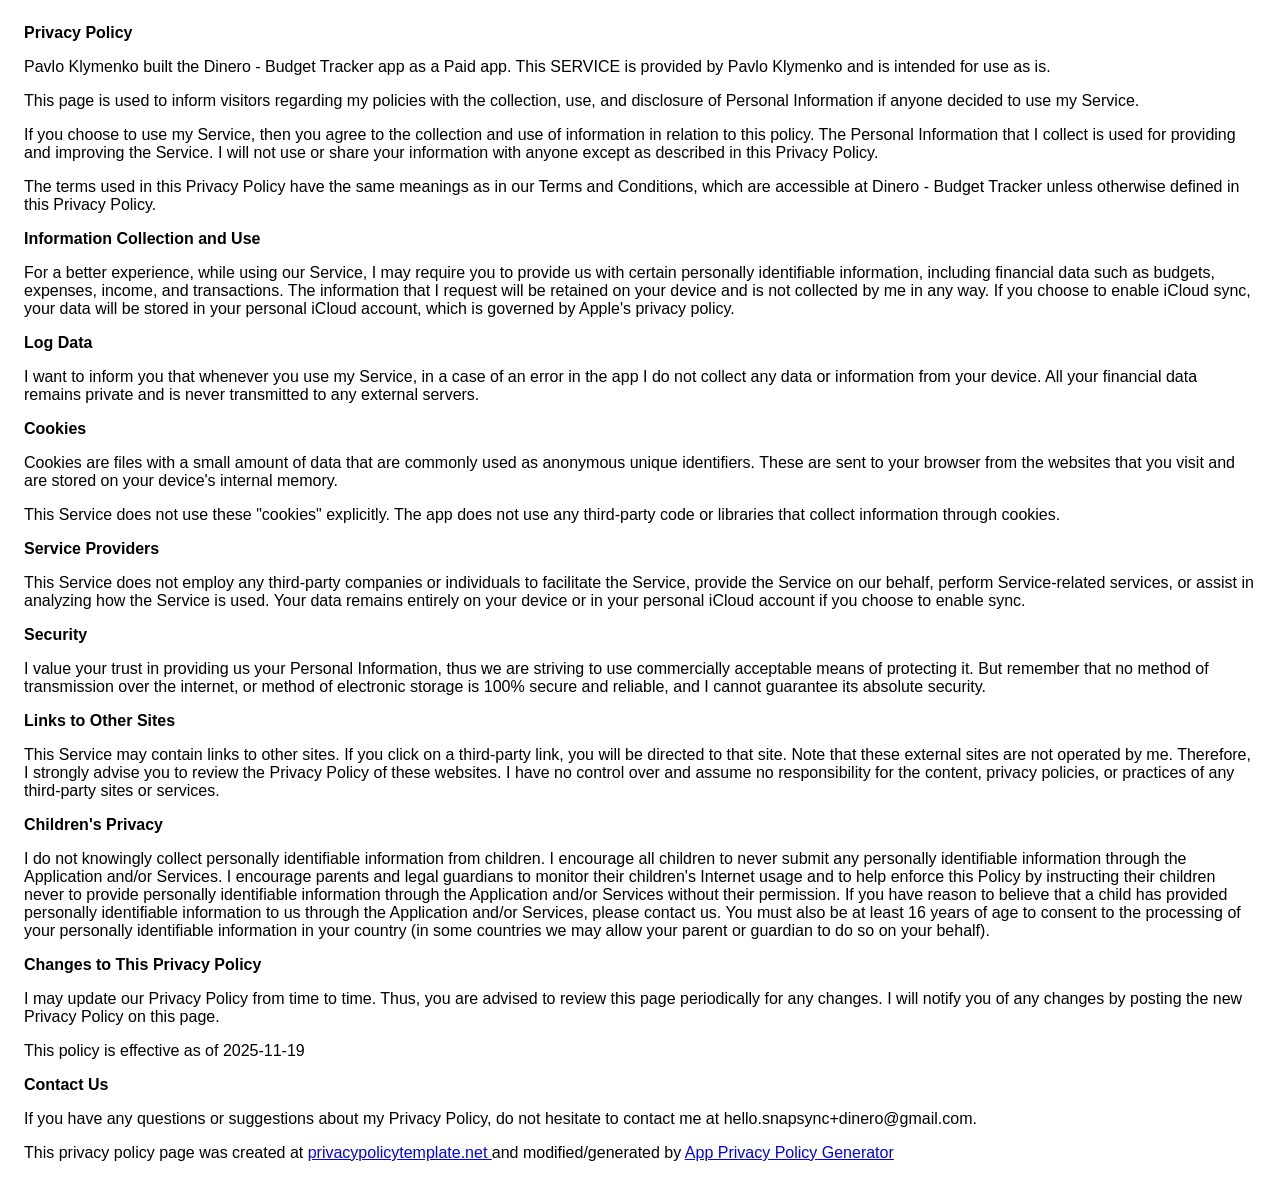
<file: policies/dinero.html>
<!DOCTYPE html>
    <html>
    <head>
      <meta charset='utf-8'>
      <meta name='viewport' content='width=device-width'>
      <title>Privacy Policy</title>
      <style> body { font-family: 'Helvetica Neue', Helvetica, Arial, sans-serif; padding:1em; } </style>
    </head>
    <body>
    <strong>Privacy Policy</strong> <p>
                  Pavlo Klymenko built the Dinero - Budget Tracker app as
                  a Paid app. This SERVICE is provided by
                  Pavlo Klymenko and is intended for use as
                  is.
                </p> <p>
                  This page is used to inform visitors regarding my
                  policies with the collection, use, and disclosure of Personal
                  Information if anyone decided to use my Service.
                </p> <p>
                  If you choose to use my Service, then you agree to
                  the collection and use of information in relation to this
                  policy. The Personal Information that I collect is
                  used for providing and improving the Service. I will not use or share your information with
                  anyone except as described in this Privacy Policy.
                </p> <p>
                  The terms used in this Privacy Policy have the same meanings
                  as in our Terms and Conditions, which are accessible at
                  Dinero - Budget Tracker unless otherwise defined in this Privacy Policy.
                </p> <p><strong>Information Collection and Use</strong></p> <p>
                  For a better experience, while using our Service, I
                  may require you to provide us with certain personally
                  identifiable information, including financial data such as
                  budgets, expenses, income, and transactions. The information that
                  I request will be retained on your device and is not collected by me in any way.
                  If you choose to enable iCloud sync, your data will be stored in your personal
                  iCloud account, which is governed by Apple's privacy policy.
                </p> <!----> <p><strong>Log Data</strong></p> <p>
                  I want to inform you that whenever you
                  use my Service, in a case of an error in the app
                  I do not collect any data or information from your device.
                  All your financial data remains private and is never transmitted
                  to any external servers.
                </p> <p><strong>Cookies</strong></p> <p>
                  Cookies are files with a small amount of data that are
                  commonly used as anonymous unique identifiers. These are sent
                  to your browser from the websites that you visit and are
                  stored on your device's internal memory.
                </p> <p>
                  This Service does not use these "cookies" explicitly. The app
                  does not use any third-party code or libraries that collect
                  information through cookies.
                </p> <p><strong>Service Providers</strong></p> <p>
                  This Service does not employ any third-party companies or
                  individuals to facilitate the Service, provide the Service on
                  our behalf, perform Service-related services, or assist in
                  analyzing how the Service is used. Your data remains entirely
                  on your device or in your personal iCloud account if you
                  choose to enable sync.
                </p> <p><strong>Security</strong></p> <p>
                  I value your trust in providing us your
                  Personal Information, thus we are striving to use commercially
                  acceptable means of protecting it. But remember that no method
                  of transmission over the internet, or method of electronic
                  storage is 100% secure and reliable, and I cannot
                  guarantee its absolute security.
                </p> <p><strong>Links to Other Sites</strong></p> <p>
                  This Service may contain links to other sites. If you click on
                  a third-party link, you will be directed to that site. Note
                  that these external sites are not operated by me.
                  Therefore, I strongly advise you to review the
                  Privacy Policy of these websites. I have
                  no control over and assume no responsibility for the content,
                  privacy policies, or practices of any third-party sites or
                  services.
                </p> <p><strong>Children's Privacy</strong></p> <!----> <div><p>
                    I do not knowingly collect personally
                    identifiable information from children. I
                    encourage all children to never submit any personally
                    identifiable information through
                    the Application and/or Services.
                    I encourage parents and legal guardians to monitor
                    their children's Internet usage and to help enforce this Policy by instructing
                    their children never to provide personally identifiable information through the Application and/or Services without their permission. If you have reason to believe that a child
                    has provided personally identifiable information to us through the Application and/or Services,
                    please contact us. You must also be at least 16 years of age to consent to the processing
                    of your personally identifiable information in your country (in some countries we may allow your parent
                    or guardian to do so on your behalf).
                  </p></div> <p><strong>Changes to This Privacy Policy</strong></p> <p>
                  I may update our Privacy Policy from
                  time to time. Thus, you are advised to review this page
                  periodically for any changes. I will
                  notify you of any changes by posting the new Privacy Policy on
                  this page.
                </p> <p>This policy is effective as of 2025-11-19</p> <p><strong>Contact Us</strong></p> <p>
                  If you have any questions or suggestions about my
                  Privacy Policy, do not hesitate to contact me at hello.snapsync+dinero@gmail.com.
                </p> <p>This privacy policy page was created at <a href="https://privacypolicytemplate.net" target="_blank" rel="noopener noreferrer">privacypolicytemplate.net </a>and modified/generated by <a href="https://app-privacy-policy-generator.nisrulz.com/" target="_blank" rel="noopener noreferrer">App Privacy Policy Generator</a></p>
    </body>
    </html>
</file>
<file: assets/pages.css>
/* Shared styles for Audiobooks content pages. Mirrors the tokens in index.html. */
:root {
  --paper: #edeff2; --paper-2: #e4e6ea; --ink: #23262b; --ink-soft: #6c7079;
  --accent: #5e6169; --accent-deep: #3d4047; --line: rgba(35, 38, 43, 0.13); --card: #f9fafb;
  --grad-light: linear-gradient(135deg, #d1d4db, #999ca6);
  --grad-dark: linear-gradient(135deg, #5e6169, #3d4047);
  --grad-text: linear-gradient(135deg, #5e6169, #3d4047);
  --header-bg: rgba(237, 239, 242, 0.78);
  --serif: "Fraunces", Georgia, serif; --sans: "Hanken Grotesk", -apple-system, sans-serif;
  --radius: 16px;
}
:root.dark {
  --paper: #16171b; --paper-2: #1e2025; --ink: #e9eaee; --ink-soft: #9aa0aa;
  --accent: #aab0bb; --accent-deep: #c9ced6; --line: rgba(255, 255, 255, 0.10); --card: #212530;
  --grad-text: linear-gradient(135deg, #e7e9ed, #a9afb9);
  --header-bg: rgba(22, 23, 27, 0.72);
}
* { margin: 0; padding: 0; box-sizing: border-box; }
html { scroll-behavior: smooth; }
body { font-family: var(--sans); background: var(--paper); color: var(--ink); line-height: 1.65; -webkit-font-smoothing: antialiased; overflow-x: hidden; }
a { color: inherit; text-decoration: none; }
.wrap { width: 100%; max-width: 760px; margin: 0 auto; padding: 0 28px; }
.gradtext { background: var(--grad-text); -webkit-background-clip: text; background-clip: text; color: transparent; }

/* header */
header { position: sticky; top: 0; z-index: 50; backdrop-filter: blur(14px); background: var(--header-bg); border-bottom: 1px solid var(--line); }
.nav { display: flex; align-items: center; justify-content: space-between; height: 66px; max-width: 1000px; margin: 0 auto; padding: 0 28px; }
.brand { display: inline-flex; align-items: center; gap: 9px; font-family: var(--serif); font-size: 1.25rem; font-weight: 500; letter-spacing: -0.01em; }
.brand img { width: 28px; height: 28px; border-radius: 7px; display: block; }
.brand .hl { background: var(--grad-text); -webkit-background-clip: text; background-clip: text; color: transparent; }
.nav-right { display: flex; align-items: center; gap: 14px; }
.nav-cta { font-size: 0.88rem; color: var(--accent); font-weight: 600; border: 1px solid var(--accent); padding: 7px 16px; border-radius: 999px; transition: all 0.2s ease; }
.nav-cta:hover { background: var(--accent); color: var(--paper); }
.theme-toggle { display: inline-flex; align-items: center; justify-content: center; width: 36px; height: 36px; border-radius: 999px; border: 1px solid var(--line); background: transparent; color: var(--ink-soft); cursor: pointer; transition: color 0.2s ease, border-color 0.2s ease; }
.theme-toggle:hover { color: var(--ink); border-color: var(--accent); }
.theme-toggle svg { width: 17px; height: 17px; fill: none; stroke: currentColor; stroke-width: 1.7; stroke-linecap: round; stroke-linejoin: round; }
.theme-toggle .icon-sun, .theme-toggle .icon-moon, .theme-toggle .icon-monitor { display: none; }
:root[data-theme-mode="light"] .theme-toggle .icon-sun { display: block; }
:root[data-theme-mode="dark"] .theme-toggle .icon-moon { display: block; }
:root[data-theme-mode="system"] .theme-toggle .icon-monitor { display: block; }

/* breadcrumb */
.crumb { font-size: 0.85rem; color: var(--ink-soft); padding-top: 34px; }
.crumb a { transition: color 0.2s ease; }
.crumb a:hover { color: var(--ink); }
.crumb span { opacity: 0.55; margin: 0 8px; }

/* hero */
.page-hero { padding: 24px 0 8px; }
.eyebrow { font-size: 0.76rem; text-transform: uppercase; letter-spacing: 0.16em; color: var(--accent); font-weight: 600; margin-bottom: 16px; }
h1 { font-family: var(--serif); font-weight: 500; font-size: clamp(2.1rem, 5vw, 3.2rem); line-height: 1.05; letter-spacing: -0.02em; margin-bottom: 18px; }
h1 em { font-style: italic; background: var(--grad-text); -webkit-background-clip: text; background-clip: text; color: transparent; }
.lead { font-size: 1.18rem; color: var(--ink-soft); margin-bottom: 26px; }

/* app store button */
.btn-store { display: inline-flex; align-items: center; gap: 11px; background: var(--ink); color: var(--paper); padding: 13px 24px 13px 20px; border-radius: 999px; font-size: 1rem; font-weight: 600; transition: transform 0.2s ease; }
.btn-store:hover { transform: translateY(-2px); }
.btn-store svg { width: 19px; height: 19px; fill: var(--paper); }

/* prose */
.prose { padding: 22px 0 6px; }
.prose h2 { font-family: var(--serif); font-weight: 500; font-size: 1.6rem; letter-spacing: -0.01em; margin: 40px 0 14px; }
.prose h3 { font-size: 1.1rem; font-weight: 600; margin: 26px 0 8px; }
.prose p { margin-bottom: 16px; }
.prose ul { list-style: none; display: flex; flex-direction: column; gap: 10px; margin-bottom: 18px; }
.prose li { display: flex; gap: 11px; align-items: flex-start; }
.prose li::before { content: ""; flex: none; width: 7px; height: 7px; margin-top: 9px; border-radius: 50%; background: var(--accent); }
.prose a.inline { color: var(--accent); font-weight: 600; border-bottom: 1px solid var(--line); }
.prose a.inline:hover { border-color: var(--accent); }
.prose strong { font-weight: 600; }

/* comparison table */
.table-scroll { overflow-x: auto; margin: 18px 0 26px; }
table { border-collapse: collapse; width: 100%; font-size: 0.98rem; min-width: 440px; }
th, td { text-align: left; padding: 12px 14px; border-bottom: 1px solid var(--line); vertical-align: top; }
thead th { font-weight: 600; }
tbody th { font-weight: 600; color: var(--ink-soft); }

/* cta band */
.cta-band { margin: 44px 0 8px; padding: 40px 32px; background: var(--paper-2); border: 1px solid var(--line); border-radius: var(--radius); text-align: center; }
.cta-band h2 { font-family: var(--serif); font-weight: 500; font-size: 1.55rem; margin-bottom: 8px; }
.cta-band p { color: var(--ink-soft); margin-bottom: 22px; }
.cta-band .btn-store { margin: 0 auto; }

/* faq */
.faq { padding: 30px 0 8px; }
.faq h2 { font-family: var(--serif); font-weight: 500; font-size: 1.6rem; margin-bottom: 18px; }
.faq-item { padding: 18px 0; border-top: 1px solid var(--line); }
.faq-item h3 { font-family: var(--serif); font-size: 1.1rem; font-weight: 500; margin-bottom: 7px; }
.faq-item p { color: var(--ink-soft); }

/* related */
.related { padding: 32px 0; border-top: 1px solid var(--line); }
.related h2 { font-size: 0.78rem; text-transform: uppercase; letter-spacing: 0.14em; color: var(--ink-soft); margin-bottom: 16px; }
.related-links { display: flex; flex-wrap: wrap; gap: 10px; }
.related-links a { font-size: 0.95rem; border: 1px solid var(--line); padding: 8px 15px; border-radius: 999px; transition: border-color 0.2s ease; }
.related-links a:hover { border-color: var(--accent); }

/* footer */
footer { background: var(--grad-dark); padding: 24px 0; margin-top: 22px; }
.foot { max-width: 1000px; margin: 0 auto; padding: 0 28px; display: flex; justify-content: space-between; align-items: center; gap: 14px; flex-wrap: wrap; color: rgba(255, 255, 255, 0.72); font-size: 0.85rem; }
.foot a { transition: color 0.2s ease; }
.foot a:hover { color: #fff; }
.foot-links { display: flex; gap: 18px; flex-wrap: wrap; }

@media (max-width: 600px) {
  .foot { flex-direction: column; justify-content: center; text-align: center; }
}
@media (prefers-reduced-motion: reduce) {
  html { scroll-behavior: auto; }
  * { transition: none !important; }
}
</file>
